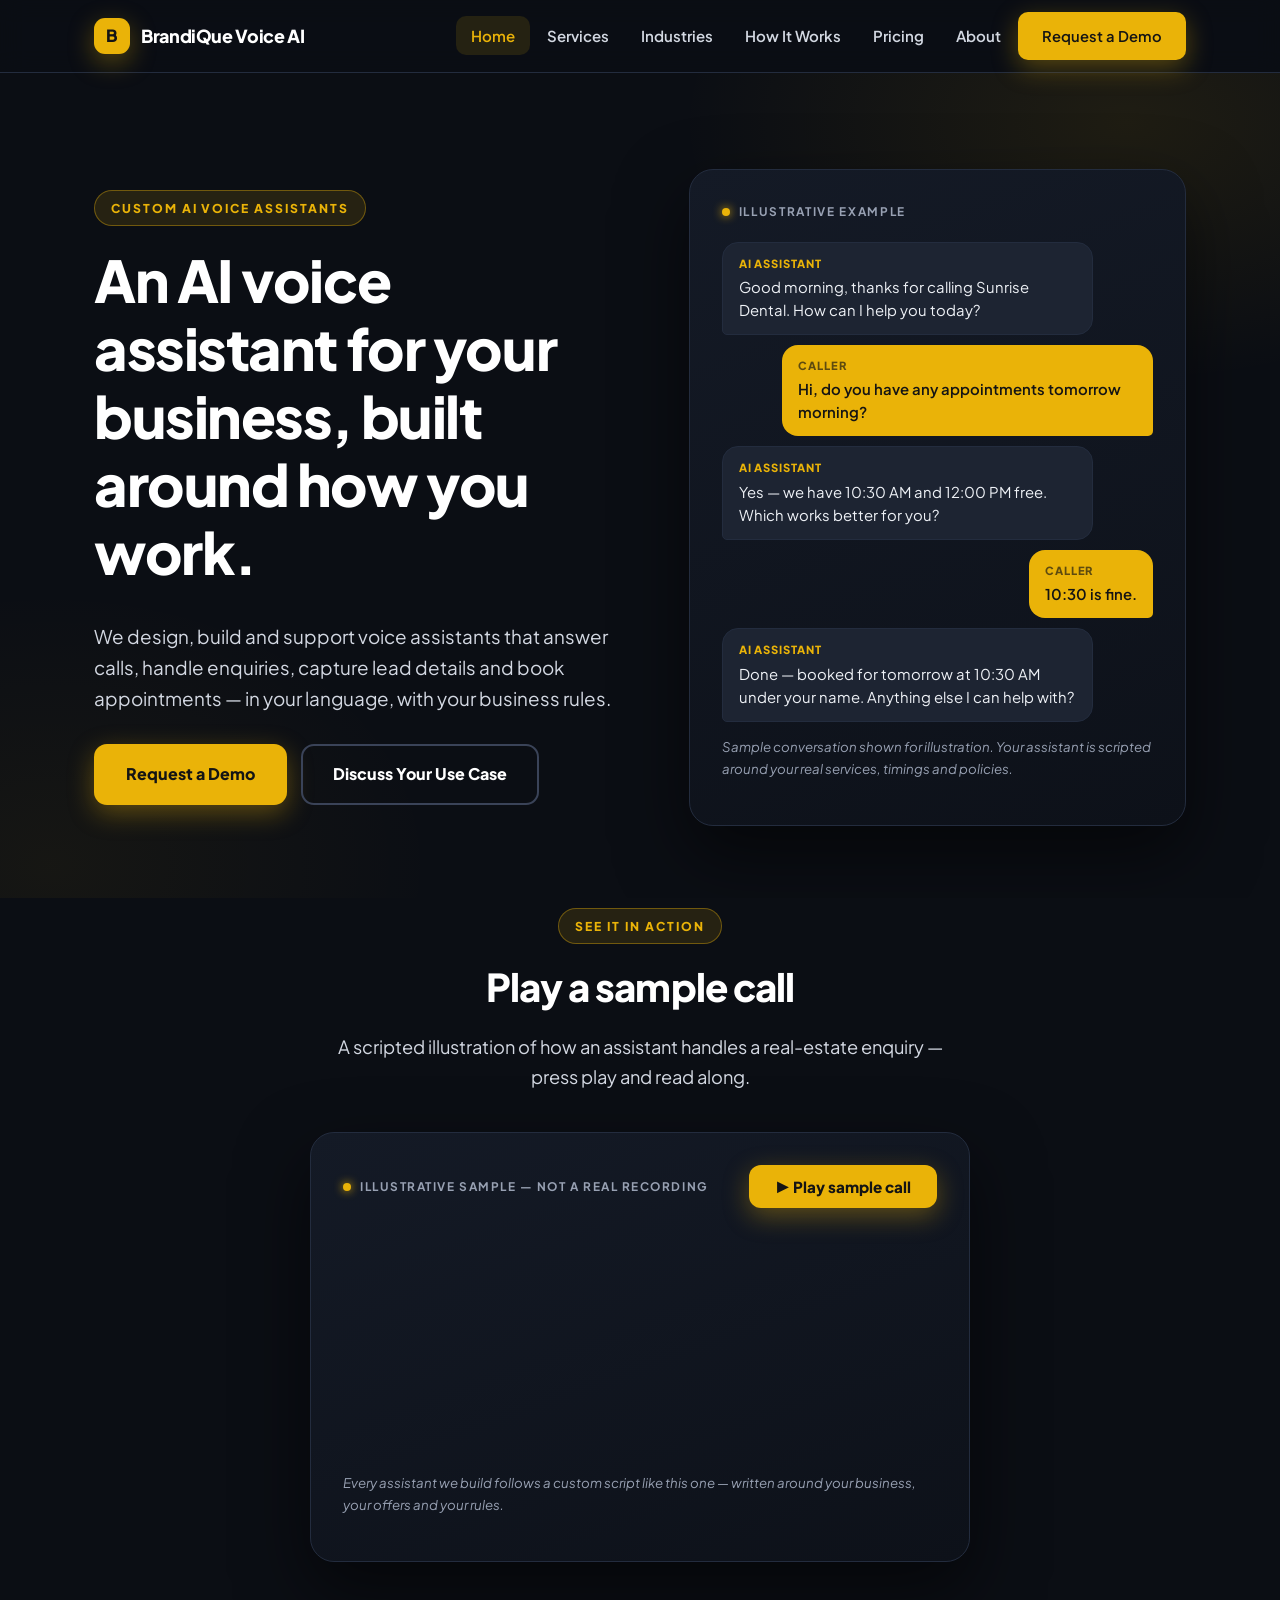
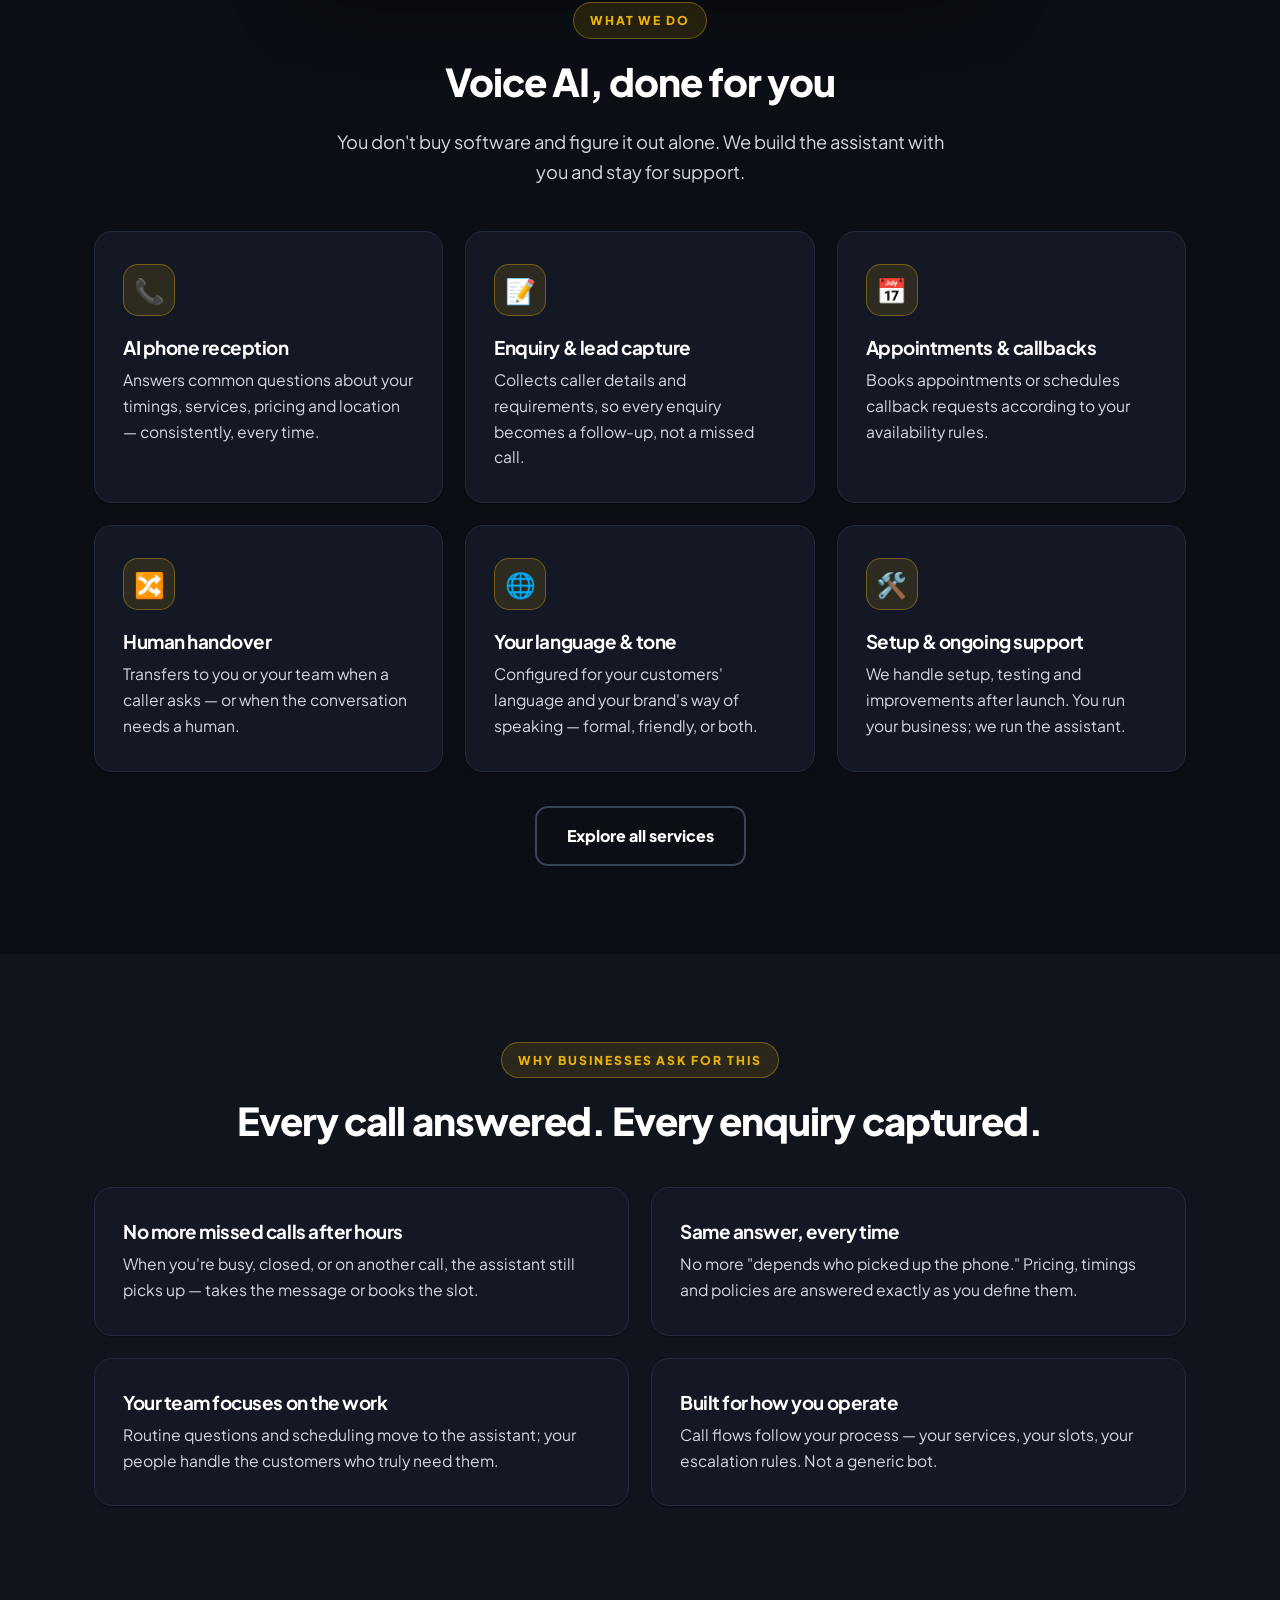
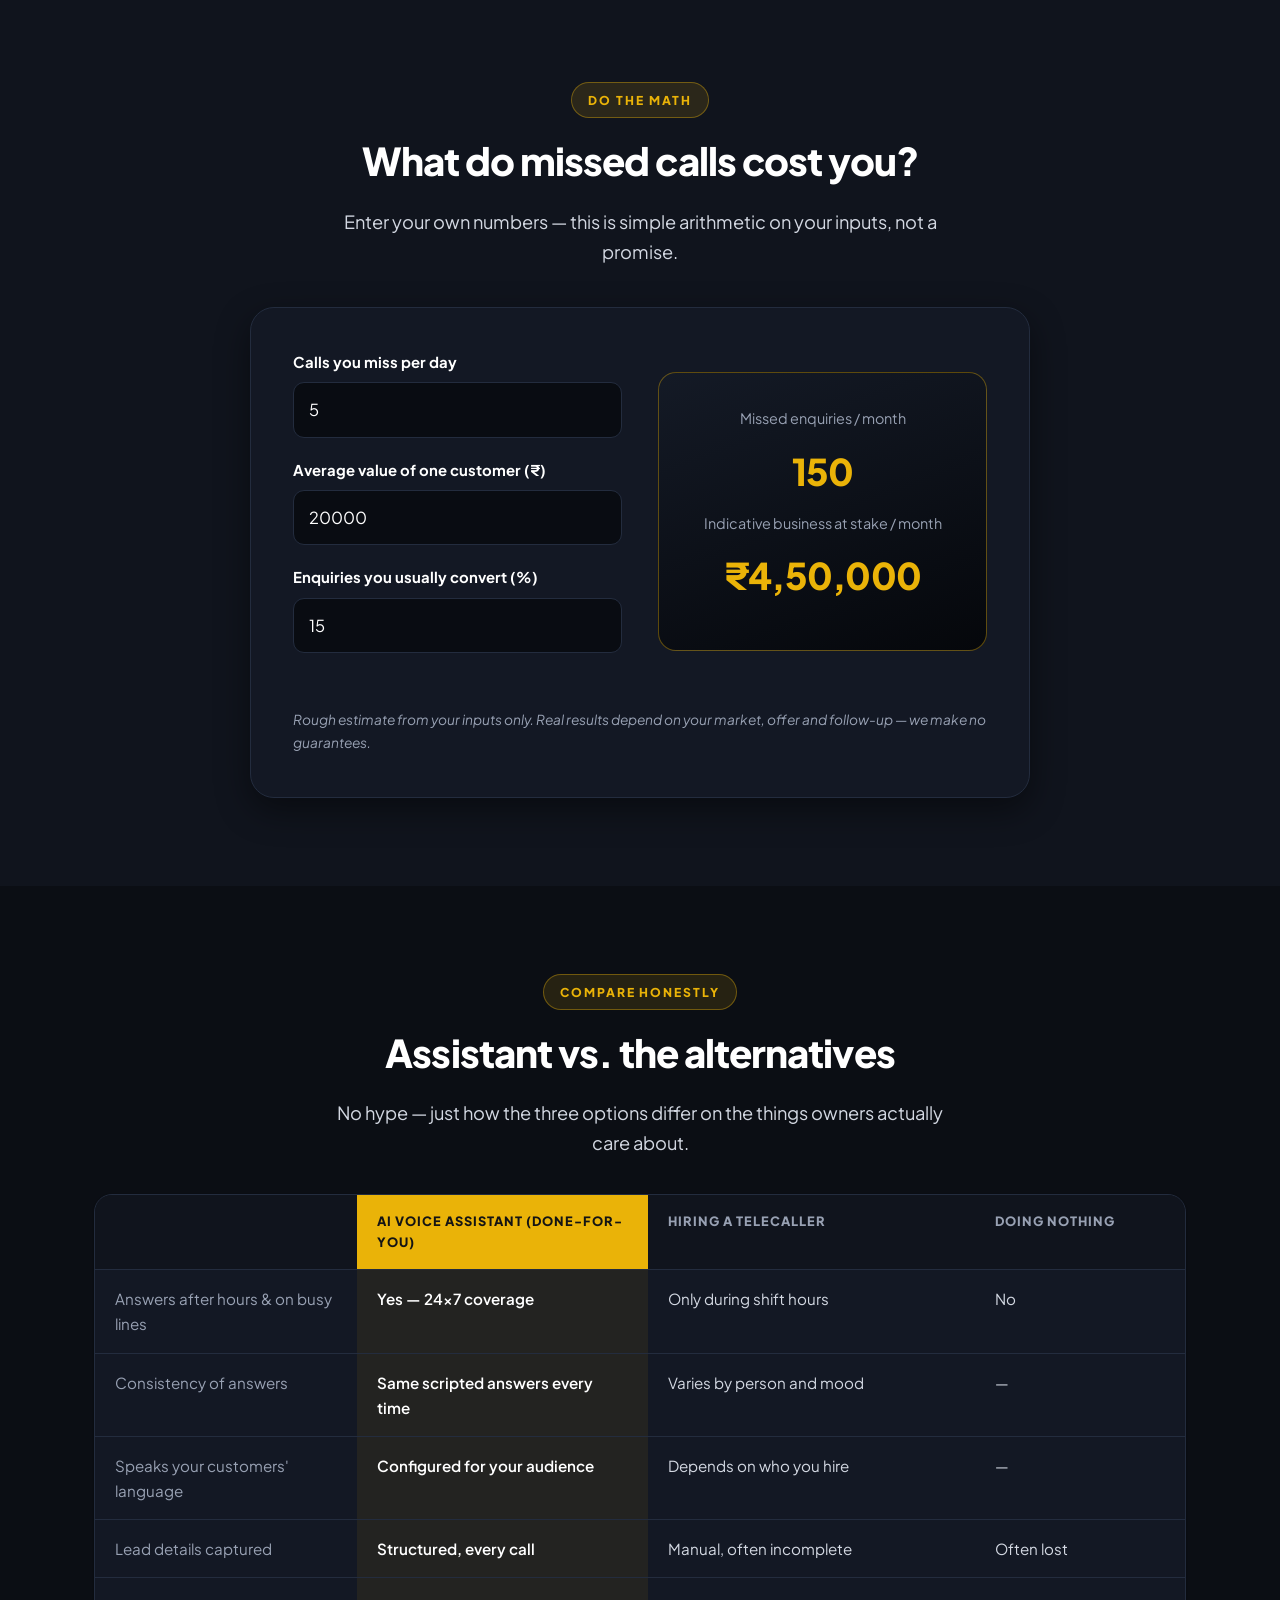
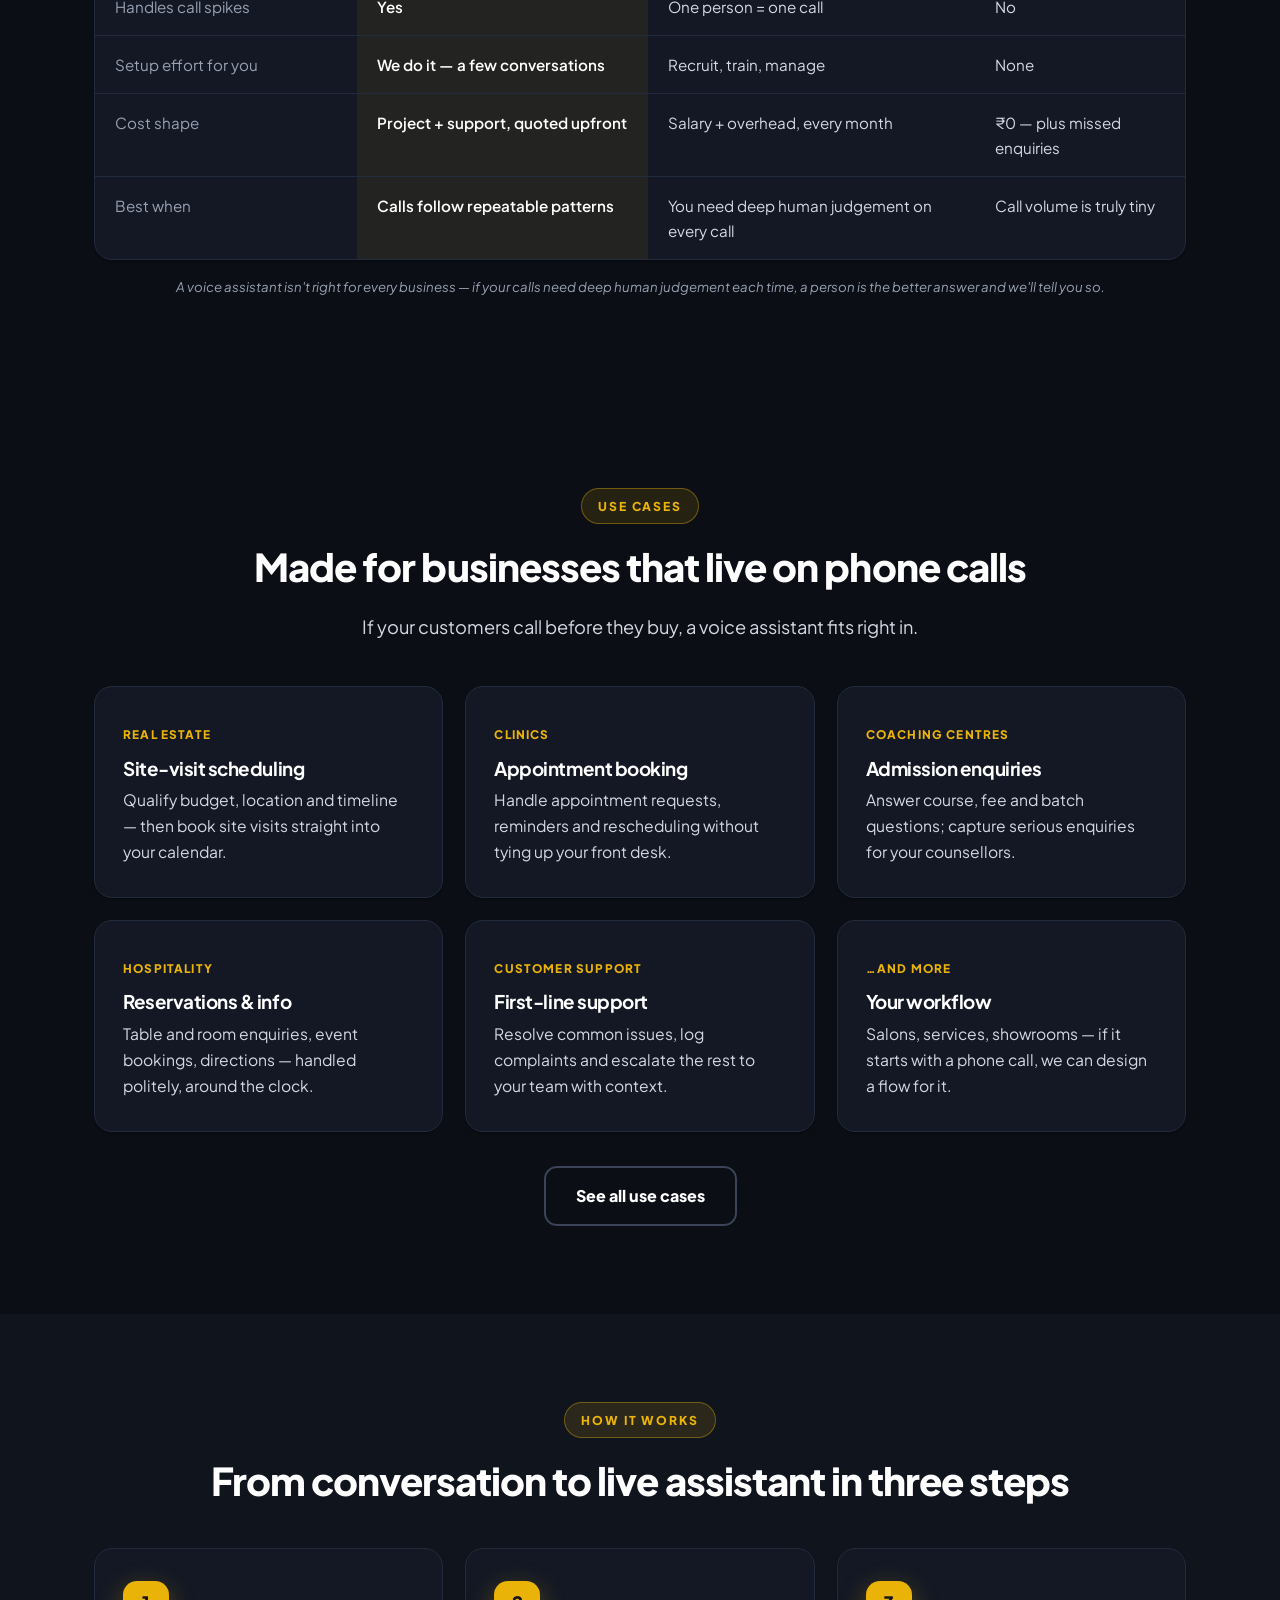
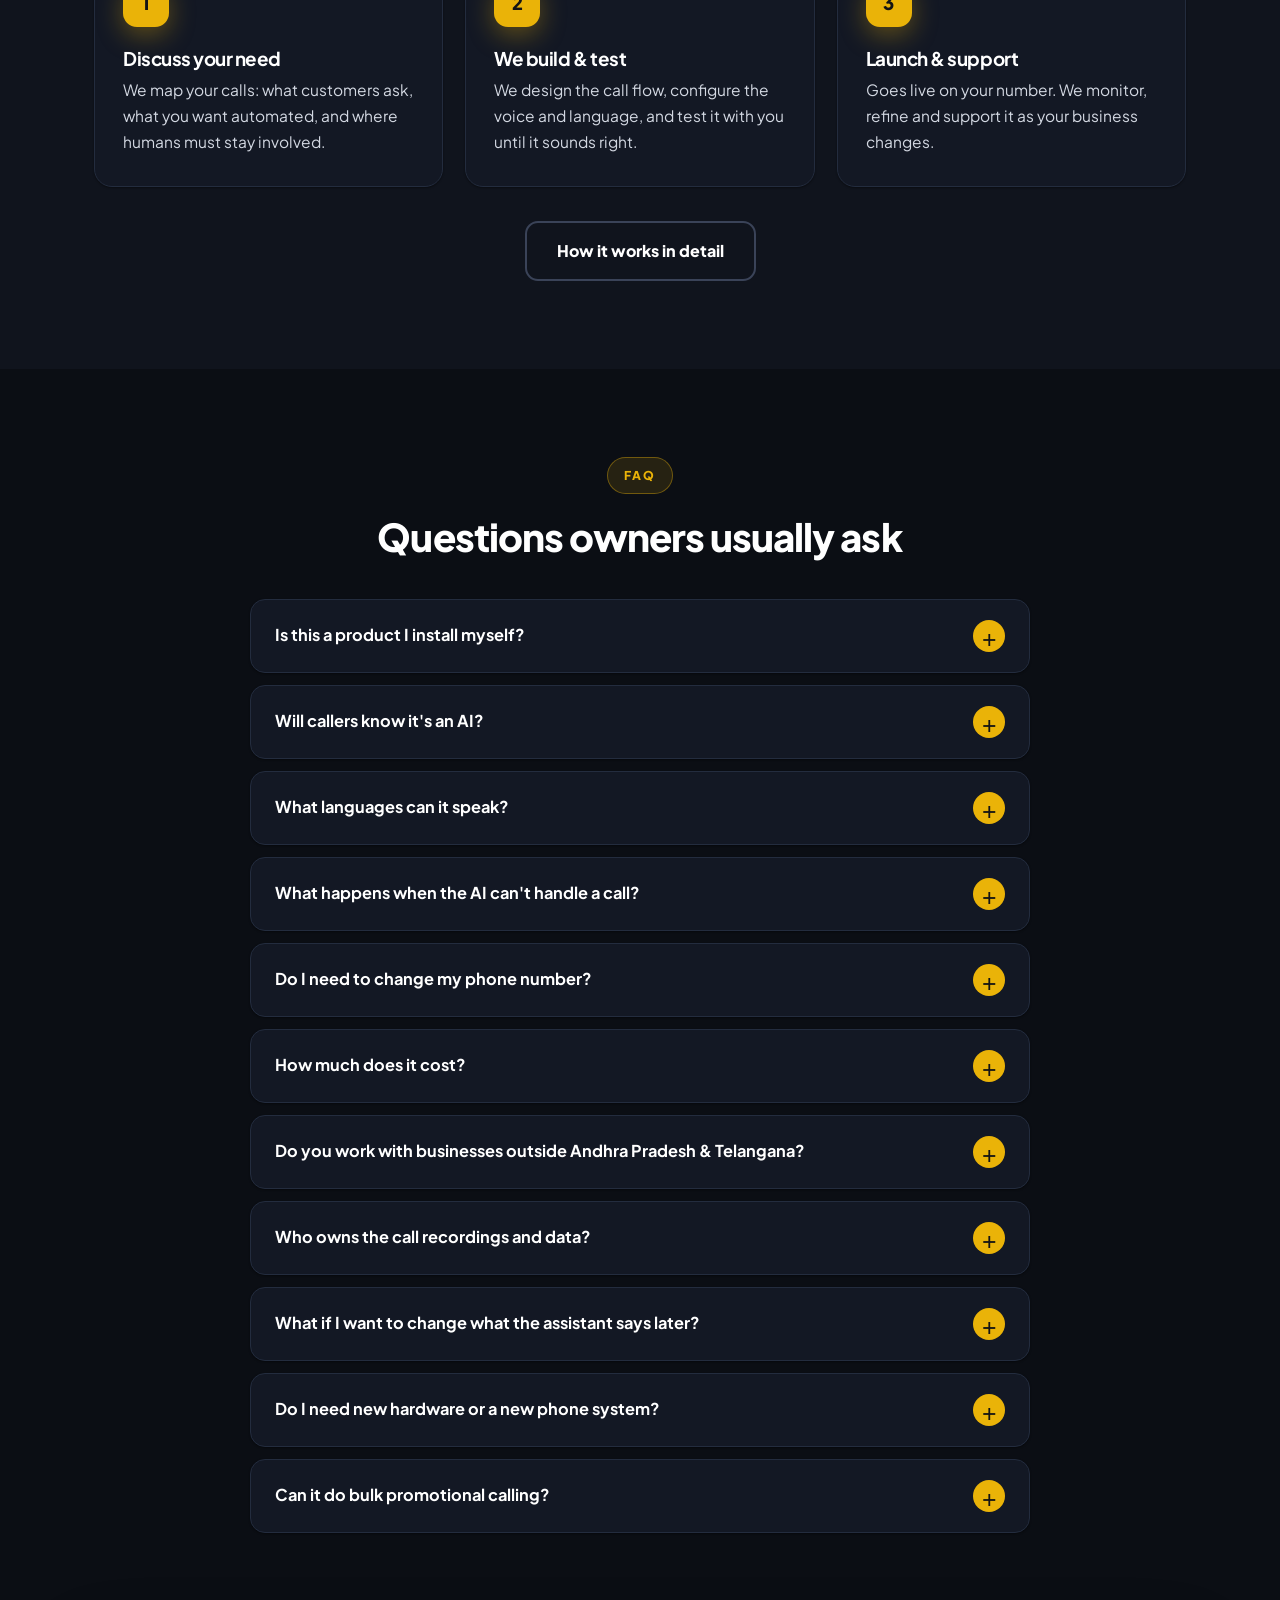
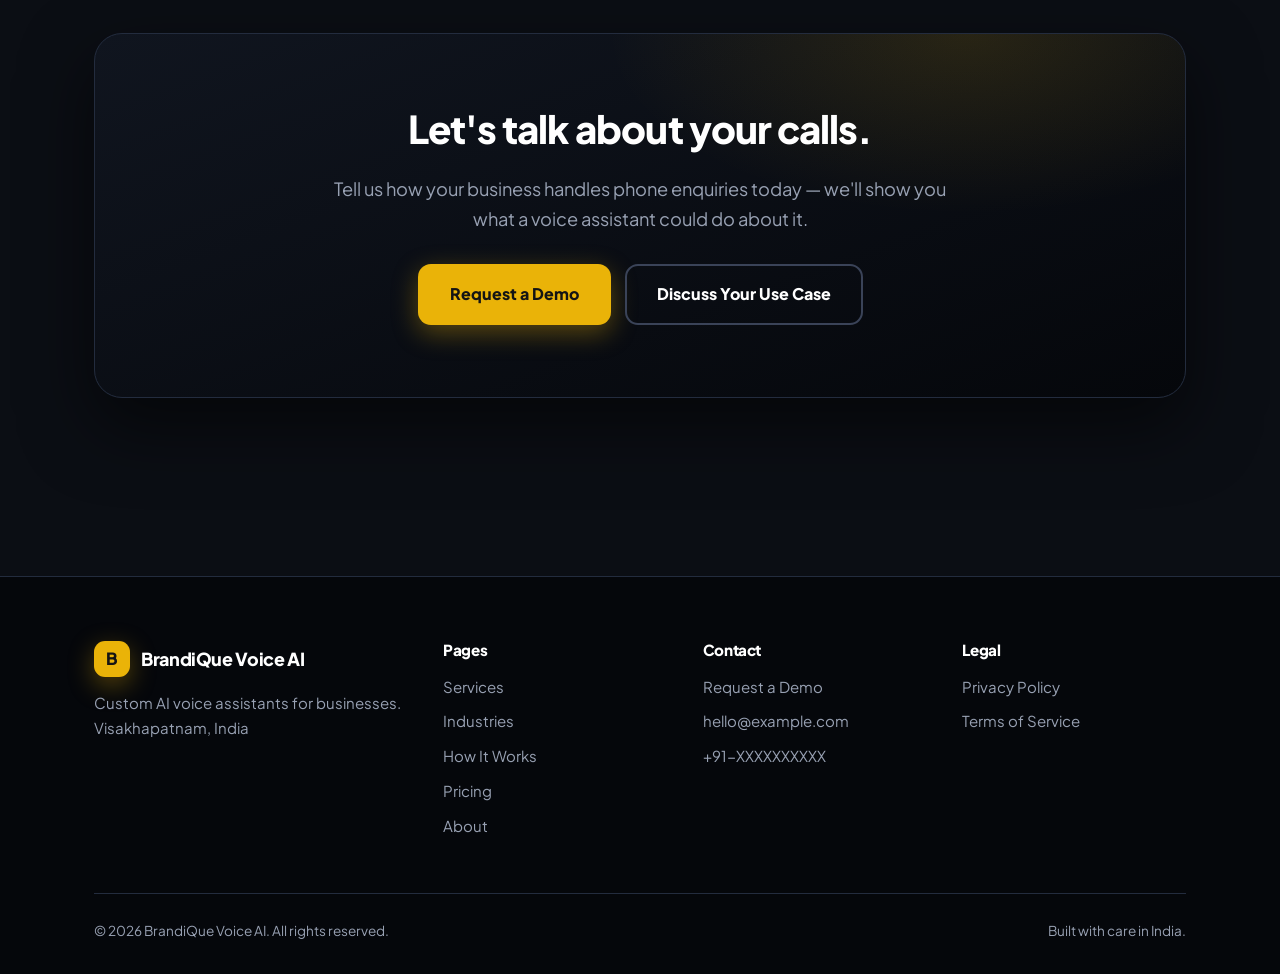
<file: index.html>
<!DOCTYPE html>
<html lang="en">
<head>
<meta charset="UTF-8" />
<meta name="viewport" content="width=device-width, initial-scale=1.0" />
<title>BrandiQue Voice AI — Custom AI Voice Assistants for Businesses</title>
<meta name="description" content="We design, build and support custom AI voice assistants for businesses — phone answering, lead capture, appointment booking and more, in your language." />
<link rel="preconnect" href="https://fonts.googleapis.com" />
<link rel="preconnect" href="https://fonts.gstatic.com" crossorigin />
<link href="https://fonts.googleapis.com/css2?family=Plus+Jakarta+Sans:wght@400;500;600;700;800&display=swap" rel="stylesheet" />
<link rel="stylesheet" href="assets/css/styles.css" />
</head>
<body>
<a class="skip-link" href="#main">Skip to content</a>

<header class="site-header">
  <div class="wrap nav">
    <a class="brand" href="index.html"><span class="brand-mark" aria-hidden="true">B</span><span data-config="brandName">BrandiQue Voice AI</span></a>
    <button class="nav-toggle" aria-expanded="false" aria-controls="navLinks" aria-label="Open menu">☰</button>
    <ul class="nav-links" id="navLinks">
      <li><a href="index.html" aria-current="page">Home</a></li>
      <li><a href="services.html">Services</a></li>
      <li><a href="industries.html">Industries</a></li>
      <li><a href="how-it-works.html">How It Works</a></li>
      <li><a href="pricing.html">Pricing</a></li>
      <li><a href="about.html">About</a></li>
      <li><a href="contact.html" class="btn btn-primary" style="padding:10px 22px;font-size:.92rem">Request a Demo</a></li>
    </ul>
  </div>
</header>

<main id="main">
  <!-- HERO -->
  <section class="hero">
    <div class="wrap hero-grid">
      <div>
        <span class="kicker">Custom AI voice assistants</span>
        <h1>An AI voice assistant for your business, built around how you work.</h1>
        <p class="sub">We design, build and support voice assistants that answer calls, handle enquiries, capture lead details and book appointments — in your language, with your business rules.</p>
        <div class="btn-row">
          <a class="btn btn-primary" href="contact.html">Request a Demo</a>
          <a class="btn btn-outline" href="contact.html#demoForm">Discuss Your Use Case</a>
        </div>
      </div>
      <div class="hero-art reveal">
        <div class="art-label">Illustrative example</div>
        <div class="convo" aria-label="Sample conversation between an AI assistant and a caller">
          <div class="bubble ai"><span class="who">AI ASSISTANT</span>Good morning, thanks for calling Sunrise Dental. How can I help you today?</div>
          <div class="bubble human"><span class="who">CALLER</span>Hi, do you have any appointments tomorrow morning?</div>
          <div class="bubble ai"><span class="who">AI ASSISTANT</span>Yes — we have 10:30 AM and 12:00 PM free. Which works better for you?</div>
          <div class="bubble human"><span class="who">CALLER</span>10:30 is fine.</div>
          <div class="bubble ai"><span class="who">AI ASSISTANT</span>Done — booked for tomorrow at 10:30 AM under your name. Anything else I can help with?</div>
        </div>
        <p class="caption" style="color:var(--dark-muted)">Sample conversation shown for illustration. Your assistant is scripted around your real services, timings and policies.</p>
      </div>
    </div>
  </section>

  <!-- INTERACTIVE SAMPLE CALL -->
  <section class="block" style="padding-top:10px;padding-bottom:20px">
    <div class="wrap">
      <div class="center">
        <span class="kicker">See it in action</span>
        <h2>Play a sample call</h2>
        <p class="lead">A scripted illustration of how an assistant handles a real-estate enquiry — press play and read along.</p>
      </div>
      <div class="player reveal" id="callPlayer">
        <div class="player-head">
          <span class="art-label">Illustrative sample — not a real recording</span>
          <button class="player-btn" type="button">▶ Play sample call</button>
        </div>
        <div class="convo" aria-live="polite" aria-label="Sample call transcript"></div>
        <p class="caption" style="color:var(--dark-muted)">Every assistant we build follows a custom script like this one — written around your business, your offers and your rules.</p>
      </div>
    </div>
  </section>

  <!-- SERVICES -->
  <section class="block" style="padding-top:20px">
    <div class="wrap">
      <div class="center">
        <span class="kicker">What we do</span>
        <h2>Voice AI, done for you</h2>
        <p class="lead">You don't buy software and figure it out alone. We build the assistant with you and stay for support.</p>
      </div>
      <div class="grid-3">
        <div class="card reveal"><div class="icon" aria-hidden="true">📞</div><h3>AI phone reception</h3><p>Answers common questions about your timings, services, pricing and location — consistently, every time.</p></div>
        <div class="card reveal"><div class="icon" aria-hidden="true">📝</div><h3>Enquiry &amp; lead capture</h3><p>Collects caller details and requirements, so every enquiry becomes a follow-up, not a missed call.</p></div>
        <div class="card reveal"><div class="icon" aria-hidden="true">📅</div><h3>Appointments &amp; callbacks</h3><p>Books appointments or schedules callback requests according to your availability rules.</p></div>
        <div class="card reveal"><div class="icon" aria-hidden="true">🔀</div><h3>Human handover</h3><p>Transfers to you or your team when a caller asks — or when the conversation needs a human.</p></div>
        <div class="card reveal"><div class="icon" aria-hidden="true">🌐</div><h3>Your language &amp; tone</h3><p>Configured for your customers' language and your brand's way of speaking — formal, friendly, or both.</p></div>
        <div class="card reveal"><div class="icon" aria-hidden="true">🛠️</div><h3>Setup &amp; ongoing support</h3><p>We handle setup, testing and improvements after launch. You run your business; we run the assistant.</p></div>
      </div>
      <div class="center" style="margin-top:34px"><a class="btn btn-outline" href="services.html">Explore all services</a></div>
    </div>
  </section>

  <!-- BENEFITS -->
  <section class="block" style="background:var(--bg-soft)">
    <div class="wrap">
      <div class="center">
        <span class="kicker">Why businesses ask for this</span>
        <h2>Every call answered. Every enquiry captured.</h2>
      </div>
      <div class="grid-2">
        <div class="card reveal"><h3>No more missed calls after hours</h3><p>When you're busy, closed, or on another call, the assistant still picks up — takes the message or books the slot.</p></div>
        <div class="card reveal"><h3>Same answer, every time</h3><p>No more "depends who picked up the phone." Pricing, timings and policies are answered exactly as you define them.</p></div>
        <div class="card reveal"><h3>Your team focuses on the work</h3><p>Routine questions and scheduling move to the assistant; your people handle the customers who truly need them.</p></div>
        <div class="card reveal"><h3>Built for how you operate</h3><p>Call flows follow your process — your services, your slots, your escalation rules. Not a generic bot.</p></div>
      </div>
    </div>
  </section>

  <!-- ESTIMATOR -->
  <section class="block" style="background:var(--bg-soft)">
    <div class="wrap">
      <div class="center">
        <span class="kicker">Do the math</span>
        <h2>What do missed calls cost you?</h2>
        <p class="lead">Enter your own numbers — this is simple arithmetic on your inputs, not a promise.</p>
      </div>
      <div class="estimator reveal" id="estimator">
        <div class="est-inputs">
          <div class="field">
            <label for="estMissed">Calls you miss per day</label>
            <input id="estMissed" type="number" min="0" max="500" value="5" />
          </div>
          <div class="field">
            <label for="estValue">Average value of one customer (₹)</label>
            <input id="estValue" type="number" min="0" max="10000000" value="20000" />
          </div>
          <div class="field">
            <label for="estRate">Enquiries you usually convert (%)</label>
            <input id="estRate" type="number" min="0" max="100" value="15" />
          </div>
        </div>
        <div class="est-result" aria-live="polite">
          <div class="lbl">Missed enquiries / month</div>
          <div class="big" id="estOutCount">150</div>
          <div class="lbl">Indicative business at stake / month</div>
          <div class="big" id="estOutValue">₹4,50,000</div>
        </div>
        <p class="est-note">Rough estimate from your inputs only. Real results depend on your market, offer and follow-up — we make no guarantees.</p>
      </div>
    </div>
  </section>

  <!-- DETAILED COMPARISON -->
  <section class="block">
    <div class="wrap">
      <div class="center">
        <span class="kicker">Compare honestly</span>
        <h2>Assistant vs. the alternatives</h2>
        <p class="lead">No hype — just how the three options differ on the things owners actually care about.</p>
      </div>
      <div class="table-scroll reveal">
        <table class="cmp">
          <thead><tr><th></th><th class="hl">AI voice assistant (done-for-you)</th><th>Hiring a telecaller</th><th>Doing nothing</th></tr></thead>
          <tbody>
            <tr><td>Answers after hours &amp; on busy lines</td><td class="hl win">Yes — 24×7 coverage</td><td>Only during shift hours</td><td>No</td></tr>
            <tr><td>Consistency of answers</td><td class="hl win">Same scripted answers every time</td><td>Varies by person and mood</td><td>—</td></tr>
            <tr><td>Speaks your customers' language</td><td class="hl win">Configured for your audience</td><td>Depends on who you hire</td><td>—</td></tr>
            <tr><td>Lead details captured</td><td class="hl win">Structured, every call</td><td>Manual, often incomplete</td><td>Often lost</td></tr>
            <tr><td>Handles call spikes</td><td class="hl win">Yes</td><td>One person = one call</td><td>No</td></tr>
            <tr><td>Setup effort for you</td><td class="hl win">We do it — a few conversations</td><td>Recruit, train, manage</td><td>None</td></tr>
            <tr><td>Cost shape</td><td class="hl">Project + support, quoted upfront</td><td>Salary + overhead, every month</td><td>₹0 — plus missed enquiries</td></tr>
            <tr><td>Best when</td><td class="hl">Calls follow repeatable patterns</td><td>You need deep human judgement on every call</td><td>Call volume is truly tiny</td></tr>
          </tbody>
        </table>
      </div>
      <p class="caption center" style="margin-top:16px">A voice assistant isn't right for every business — if your calls need deep human judgement each time, a person is the better answer and we'll tell you so.</p>
    </div>
  </section>

  <!-- INDUSTRIES -->
  <section class="block">
    <div class="wrap">
      <div class="center">
        <span class="kicker">Use cases</span>
        <h2>Made for businesses that live on phone calls</h2>
        <p class="lead">If your customers call before they buy, a voice assistant fits right in.</p>
      </div>
      <div class="grid-3">
        <div class="card reveal"><span class="tag">Real estate</span><h3>Site-visit scheduling</h3><p>Qualify budget, location and timeline — then book site visits straight into your calendar.</p></div>
        <div class="card reveal"><span class="tag">Clinics</span><h3>Appointment booking</h3><p>Handle appointment requests, reminders and rescheduling without tying up your front desk.</p></div>
        <div class="card reveal"><span class="tag">Coaching centres</span><h3>Admission enquiries</h3><p>Answer course, fee and batch questions; capture serious enquiries for your counsellors.</p></div>
        <div class="card reveal"><span class="tag">Hospitality</span><h3>Reservations &amp; info</h3><p>Table and room enquiries, event bookings, directions — handled politely, around the clock.</p></div>
        <div class="card reveal"><span class="tag">Customer support</span><h3>First-line support</h3><p>Resolve common issues, log complaints and escalate the rest to your team with context.</p></div>
        <div class="card reveal"><span class="tag">…and more</span><h3>Your workflow</h3><p>Salons, services, showrooms — if it starts with a phone call, we can design a flow for it.</p></div>
      </div>
      <div class="center" style="margin-top:34px"><a class="btn btn-outline" href="industries.html">See all use cases</a></div>
    </div>
  </section>

  <!-- PROCESS -->
  <section class="block" style="background:var(--bg-soft)">
    <div class="wrap">
      <div class="center">
        <span class="kicker">How it works</span>
        <h2>From conversation to live assistant in three steps</h2>
      </div>
      <div class="steps">
        <div class="step reveal"><div class="num" aria-hidden="true">1</div><h3>Discuss your need</h3><p>We map your calls: what customers ask, what you want automated, and where humans must stay involved.</p></div>
        <div class="step reveal"><div class="num" aria-hidden="true">2</div><h3>We build &amp; test</h3><p>We design the call flow, configure the voice and language, and test it with you until it sounds right.</p></div>
        <div class="step reveal"><div class="num" aria-hidden="true">3</div><h3>Launch &amp; support</h3><p>Goes live on your number. We monitor, refine and support it as your business changes.</p></div>
      </div>
      <div class="center" style="margin-top:34px"><a class="btn btn-outline" href="how-it-works.html">How it works in detail</a></div>
    </div>
  </section>

  <!-- FAQ -->
  <section class="block">
    <div class="wrap">
      <div class="center">
        <span class="kicker">FAQ</span>
        <h2>Questions owners usually ask</h2>
      </div>
      <div class="faq">
        <details class="reveal"><summary>Is this a product I install myself?</summary><div class="a"><p>No. This is a done-for-you service — we build, configure and support the assistant for your business. There's no self-serve portal or app you need to manage.</p></div></details>
        <details class="reveal"><summary>Will callers know it's an AI?</summary><div class="a"><p>We design assistants to be natural and helpful, and we recommend being transparent that callers are speaking with an AI assistant. Most callers care more about getting help quickly than about who — or what — is helping.</p></div></details>
        <details class="reveal"><summary>What languages can it speak?</summary><div class="a"><p>We configure the voice and language around your customers — including Telugu, Hindi, English and other Indian languages. Tell us your audience in the demo request and we'll advise what's practical.</p></div></details>
        <details class="reveal"><summary>What happens when the AI can't handle a call?</summary><div class="a"><p>We build escalation rules together: transfer to your number, take a callback request, or log it for follow-up. You decide where the human line is.</p></div></details>
        <details class="reveal"><summary>Do I need to change my phone number?</summary><div class="a"><p>Not necessarily. During setup we discuss the best call-routing option for your business — in many cases your existing number keeps working as usual.</p></div></details>
        <details class="reveal"><summary>How much does it cost?</summary><div class="a"><p>It depends on your use case and call volume. See our <a href="pricing.html">pricing page</a> for how we structure quotes, or <a href="contact.html">request a demo</a> for a custom estimate.</p></div></details>
        <details class="reveal"><summary>Do you work with businesses outside Andhra Pradesh &amp; Telangana?</summary><div class="a"><p>Yes — discovery, build and support all happen over call and screen-share. The assistant is configured for your customers' language wherever they are.</p></div></details>
        <details class="reveal"><summary>Who owns the call recordings and data?</summary><div class="a"><p>You do. Data handling — what's recorded, how long it's kept, who can access it — is agreed in writing before launch. See our <a href="privacy.html">privacy policy</a> for the starter terms.</p></div></details>
        <details class="reveal"><summary>What if I want to change what the assistant says later?</summary><div class="a"><p>That's part of the service. New services, changed timings, seasonal offers — send us the update and we reconfigure the assistant. Ongoing support plans cover this.</p></div></details>
        <details class="reveal"><summary>Do I need new hardware or a new phone system?</summary><div class="a"><p>Usually not. During setup we work out call routing with your existing number and equipment. If anything extra is ever needed, we'll tell you before you spend a rupee.</p></div></details>
        <details class="reveal"><summary>Can it do bulk promotional calling?</summary><div class="a"><p>For service-style outreach (reminders, follow-ups to your own enquiries) yes. For promotional bulk calling in India, DLT registration and consent rules apply — we'll guide you on what's compliant before any campaign.</p></div></details>
      </div>
    </div>
  </section>

  <!-- FINAL CTA -->
  <section class="block" style="padding-top:0">
    <div class="wrap">
      <div class="band-dark center reveal">
        <h2>Let's talk about your calls.</h2>
        <p class="lead" style="margin:0 auto">Tell us how your business handles phone enquiries today — we'll show you what a voice assistant could do about it.</p>
        <div class="btn-row">
          <a class="btn btn-primary" href="contact.html">Request a Demo</a>
          <a class="btn btn-outline" href="contact.html#demoForm">Discuss Your Use Case</a>
        </div>
      </div>
    </div>
  </section>
</main>

<footer class="site">
  <div class="wrap">
    <div class="cols">
      <div>
        <a class="brand" href="index.html" style="margin-bottom:14px"><span class="brand-mark" aria-hidden="true">B</span><span data-config="brandName">BrandiQue Voice AI</span></a>
        <p style="margin-top:12px"><span data-config="tagline">Custom AI voice assistants for businesses</span>.<br><span data-config="city">Visakhapatnam, India</span></p>
      </div>
      <div>
        <h4>Pages</h4>
        <ul>
          <li><a href="services.html">Services</a></li>
          <li><a href="industries.html">Industries</a></li>
          <li><a href="how-it-works.html">How It Works</a></li>
          <li><a href="pricing.html">Pricing</a></li>
          <li><a href="about.html">About</a></li>
        </ul>
      </div>
      <div>
        <h4>Contact</h4>
        <ul>
          <li><a href="contact.html">Request a Demo</a></li>
          <li><a data-config="email" href="mailto:">hello@example.com</a></li>
          <li><a data-config="phoneDisplay" href="tel:">+91-XXXXXXXXXX</a></li>
        </ul>
      </div>
      <div>
        <h4>Legal</h4>
        <ul>
          <li><a href="privacy.html">Privacy Policy</a></li>
          <li><a href="terms.html">Terms of Service</a></li>
        </ul>
      </div>
    </div>
    <div class="bottom">
      <span>© <span data-year>2026</span> <span data-config="brandName">BrandiQue Voice AI</span>. All rights reserved.</span>
      <span>Built with care in India.</span>
    </div>
  </div>
</footer>

<script src="assets/js/config.js"></script>
<script src="assets/js/main.js"></script>
</body>
</html>
</file>
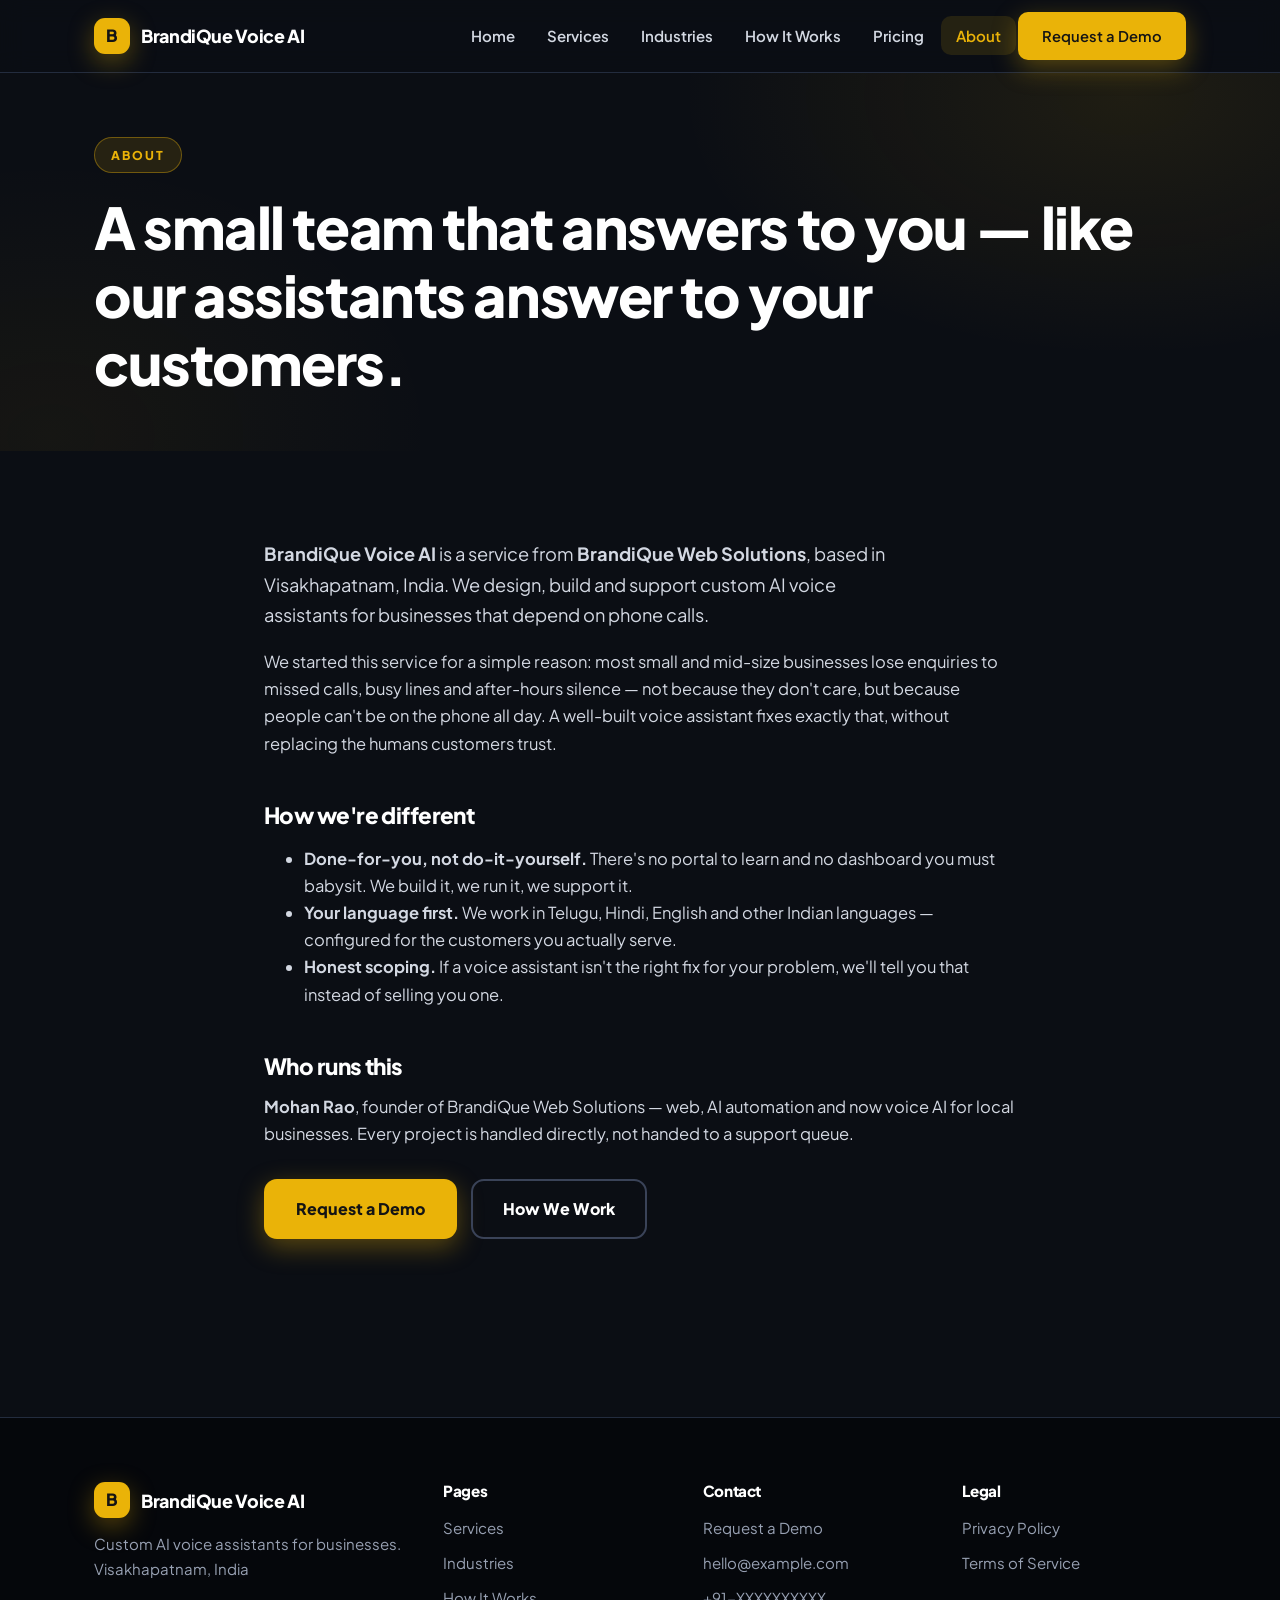
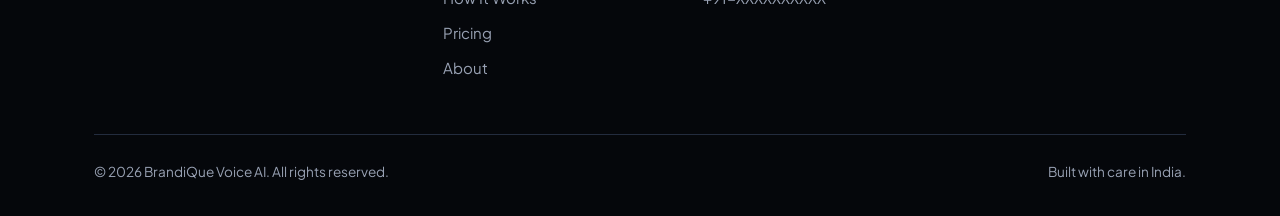
<file: about.html>
<!DOCTYPE html>
<html lang="en">
<head>
<meta charset="UTF-8" />
<meta name="viewport" content="width=device-width, initial-scale=1.0" />
<title>About — BrandiQue Voice AI</title>
<meta name="description" content="About BrandiQue Voice AI — a done-for-you AI voice assistant service for businesses, based in Visakhapatnam, India." />
<link rel="preconnect" href="https://fonts.googleapis.com" />
<link rel="preconnect" href="https://fonts.gstatic.com" crossorigin />
<link href="https://fonts.googleapis.com/css2?family=Plus+Jakarta+Sans:wght@400;500;600;700;800&display=swap" rel="stylesheet" />
<link rel="stylesheet" href="assets/css/styles.css" />
</head>
<body>
<a class="skip-link" href="#main">Skip to content</a>
<header class="site-header">
  <div class="wrap nav">
    <a class="brand" href="index.html"><span class="brand-mark" aria-hidden="true">B</span><span data-config="brandName">BrandiQue Voice AI</span></a>
    <button class="nav-toggle" aria-expanded="false" aria-controls="navLinks" aria-label="Open menu">☰</button>
    <ul class="nav-links" id="navLinks">
      <li><a href="index.html">Home</a></li>
      <li><a href="services.html">Services</a></li>
      <li><a href="industries.html">Industries</a></li>
      <li><a href="how-it-works.html">How It Works</a></li>
      <li><a href="pricing.html">Pricing</a></li>
      <li><a href="about.html" aria-current="page">About</a></li>
      <li><a href="contact.html" class="btn btn-primary" style="padding:10px 22px;font-size:.92rem">Request a Demo</a></li>
    </ul>
  </div>
</header>

<main id="main">
  <section class="hero" style="padding:64px 0 20px">
    <div class="wrap">
      <span class="kicker">About</span>
      <h1>A small team that answers to you — like our assistants answer to your customers.</h1>
    </div>
  </section>

  <section class="block">
    <div class="wrap legal">
      <p class="lead"><strong data-config="brandName">BrandiQue Voice AI</strong> is a service from <strong>BrandiQue Web Solutions</strong>, based in <span data-config="city">Visakhapatnam, India</span>. We design, build and support custom AI voice assistants for businesses that depend on phone calls.</p>
      <p>We started this service for a simple reason: most small and mid-size businesses lose enquiries to missed calls, busy lines and after-hours silence — not because they don't care, but because people can't be on the phone all day. A well-built voice assistant fixes exactly that, without replacing the humans customers trust.</p>
      <h2>How we're different</h2>
      <ul style="color:var(--ink-soft)">
        <li><strong>Done-for-you, not do-it-yourself.</strong> There's no portal to learn and no dashboard you must babysit. We build it, we run it, we support it.</li>
        <li><strong>Your language first.</strong> We work in Telugu, Hindi, English and other Indian languages — configured for the customers you actually serve.</li>
        <li><strong>Honest scoping.</strong> If a voice assistant isn't the right fix for your problem, we'll tell you that instead of selling you one.</li>
      </ul>
      <h2>Who runs this</h2>
      <!-- EDIT: replace with your own bio -->
      <p><strong>Mohan Rao</strong>, founder of BrandiQue Web Solutions — web, AI automation and now voice AI for local businesses. Every project is handled directly, not handed to a support queue.</p>
      <div class="btn-row" style="margin-top:32px">
        <a class="btn btn-primary" href="contact.html">Request a Demo</a>
        <a class="btn btn-outline" href="how-it-works.html">How We Work</a>
      </div>
    </div>
  </section>
</main>

<footer class="site">
  <div class="wrap">
    <div class="cols">
      <div>
        <a class="brand" href="index.html" style="margin-bottom:14px"><span class="brand-mark" aria-hidden="true">B</span><span data-config="brandName">BrandiQue Voice AI</span></a>
        <p style="margin-top:12px"><span data-config="tagline">Custom AI voice assistants for businesses</span>.<br><span data-config="city">Visakhapatnam, India</span></p>
      </div>
      <div><h4>Pages</h4><ul><li><a href="services.html">Services</a></li><li><a href="industries.html">Industries</a></li><li><a href="how-it-works.html">How It Works</a></li><li><a href="pricing.html">Pricing</a></li><li><a href="about.html">About</a></li></ul></div>
      <div><h4>Contact</h4><ul><li><a href="contact.html">Request a Demo</a></li><li><a data-config="email" href="mailto:">hello@example.com</a></li><li><a data-config="phoneDisplay" href="tel:">+91-XXXXXXXXXX</a></li></ul></div>
      <div><h4>Legal</h4><ul><li><a href="privacy.html">Privacy Policy</a></li><li><a href="terms.html">Terms of Service</a></li></ul></div>
    </div>
    <div class="bottom"><span>© <span data-year>2026</span> <span data-config="brandName">BrandiQue Voice AI</span>. All rights reserved.</span><span>Built with care in India.</span></div>
  </div>
</footer>
<script src="assets/js/config.js"></script>
<script src="assets/js/main.js"></script>
</body>
</html>
</file>
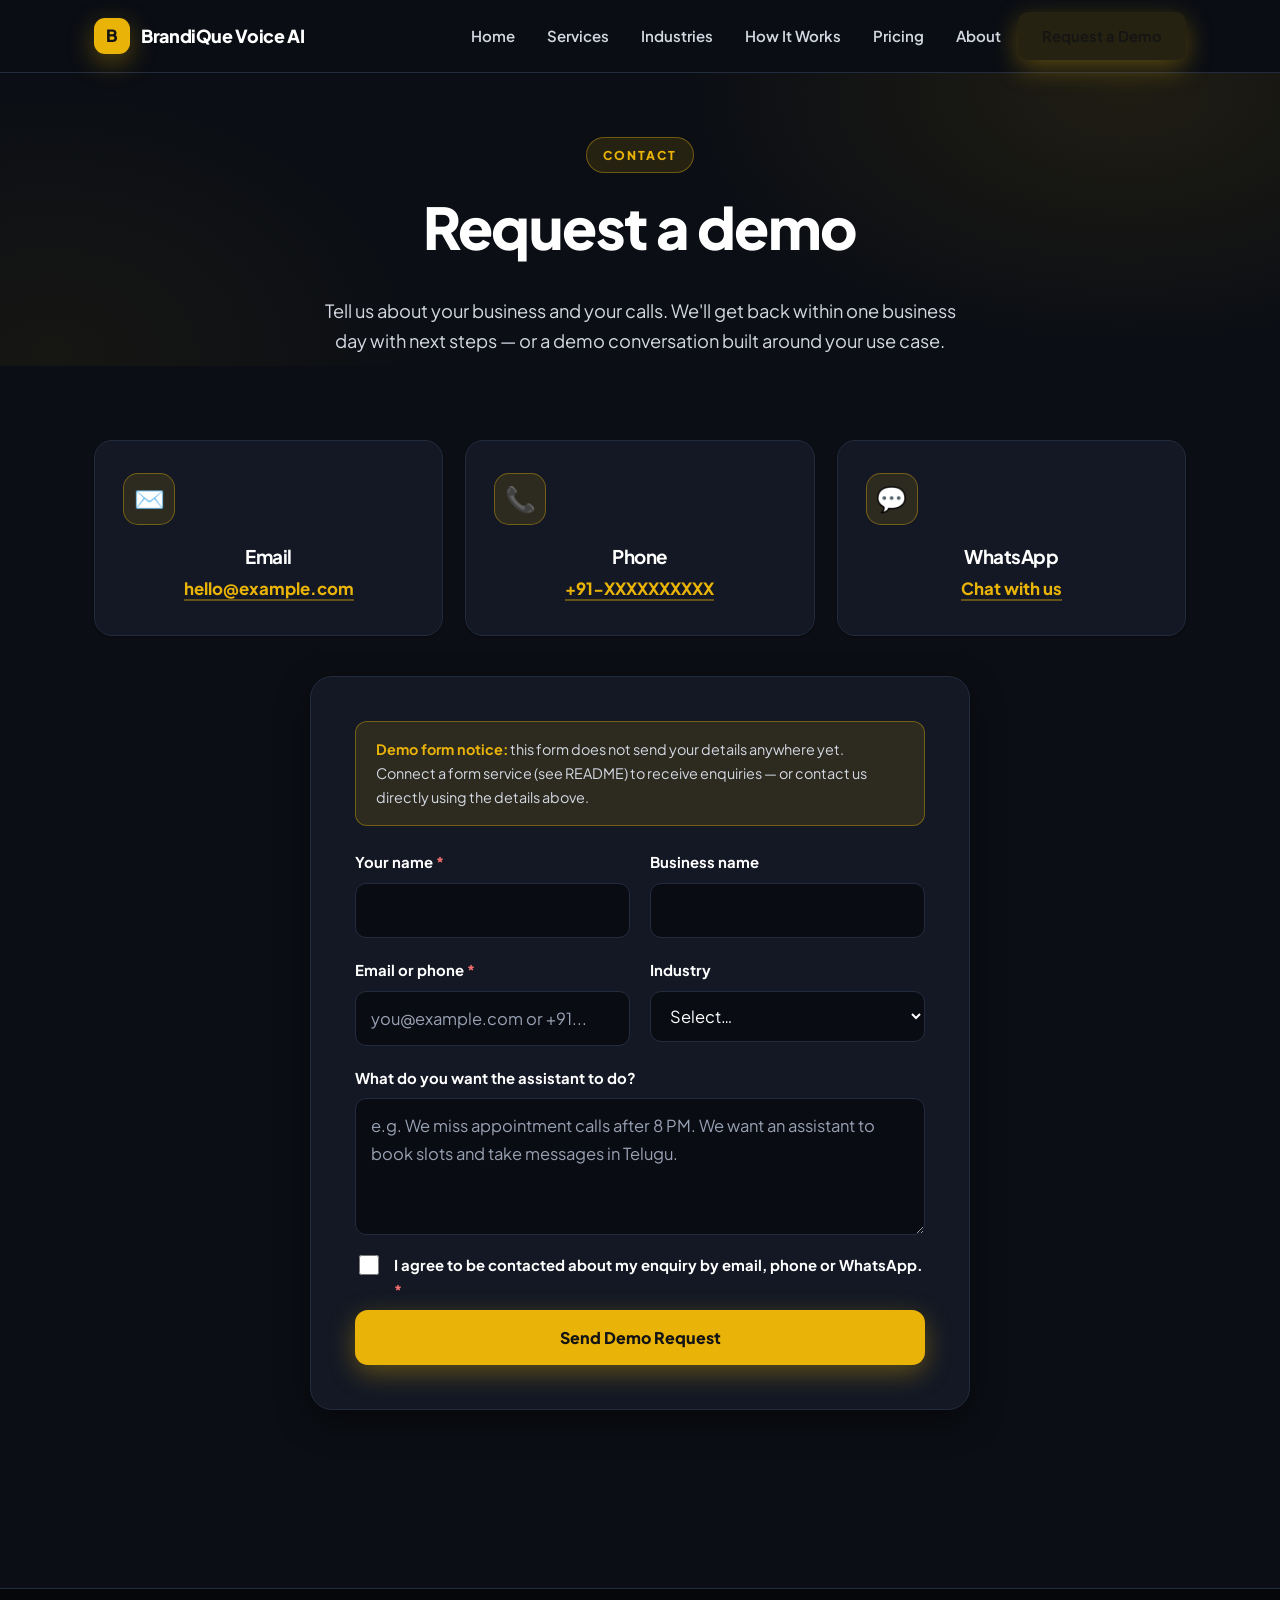
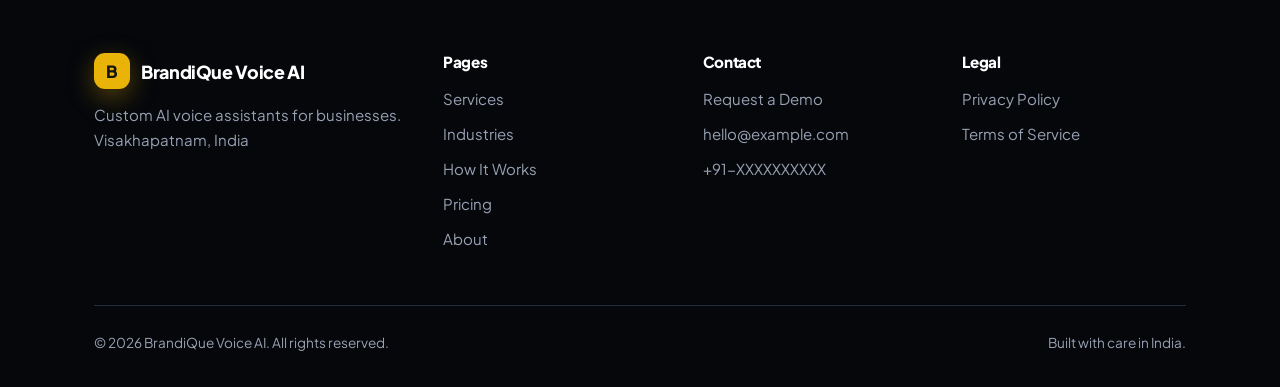
<file: contact.html>
<!DOCTYPE html>
<html lang="en">
<head>
<meta charset="UTF-8" />
<meta name="viewport" content="width=device-width, initial-scale=1.0" />
<title>Request a Demo — BrandiQue Voice AI</title>
<meta name="description" content="Request a demo of a custom AI voice assistant for your business, or discuss your use case with us." />
<link rel="preconnect" href="https://fonts.googleapis.com" />
<link rel="preconnect" href="https://fonts.gstatic.com" crossorigin />
<link href="https://fonts.googleapis.com/css2?family=Plus+Jakarta+Sans:wght@400;500;600;700;800&display=swap" rel="stylesheet" />
<link rel="stylesheet" href="assets/css/styles.css" />
</head>
<body>
<a class="skip-link" href="#main">Skip to content</a>
<header class="site-header">
  <div class="wrap nav">
    <a class="brand" href="index.html"><span class="brand-mark" aria-hidden="true">B</span><span data-config="brandName">BrandiQue Voice AI</span></a>
    <button class="nav-toggle" aria-expanded="false" aria-controls="navLinks" aria-label="Open menu">☰</button>
    <ul class="nav-links" id="navLinks">
      <li><a href="index.html">Home</a></li>
      <li><a href="services.html">Services</a></li>
      <li><a href="industries.html">Industries</a></li>
      <li><a href="how-it-works.html">How It Works</a></li>
      <li><a href="pricing.html">Pricing</a></li>
      <li><a href="about.html">About</a></li>
      <li><a href="contact.html" class="btn btn-primary" style="padding:10px 22px;font-size:.92rem" aria-current="page">Request a Demo</a></li>
    </ul>
  </div>
</header>

<main id="main">
  <section class="hero" style="padding:64px 0 10px">
    <div class="wrap center">
      <span class="kicker">Contact</span>
      <h1>Request a demo</h1>
      <p class="lead" style="margin:0 auto">Tell us about your business and your calls. We'll get back within one business day with next steps — or a demo conversation built around your use case.</p>
    </div>
  </section>

  <section class="block" style="padding-top:30px">
    <div class="wrap">
      <div class="contact-cards">
        <div class="card reveal"><div class="icon" aria-hidden="true">✉️</div><h3>Email</h3><p><a class="big" data-config="email" href="mailto:">hello@example.com</a></p></div>
        <div class="card reveal"><div class="icon" aria-hidden="true">📞</div><h3>Phone</h3><p><a class="big" data-config="phoneDisplay" href="tel:">+91-XXXXXXXXXX</a></p></div>
        <div class="card reveal"><div class="icon" aria-hidden="true">💬</div><h3>WhatsApp</h3><p><a class="big" data-config-href="whatsapp" href="https://wa.me/">Chat with us</a></p></div>
      </div>

      <div class="form-card reveal">
        <div class="form-note" role="note">
          <strong>Demo form notice:</strong> this form does not send your details anywhere yet.
          Connect a form service (see README) to receive enquiries — or contact us directly using the details above.
        </div>
        <form id="demoForm" novalidate>
          <div class="form-grid">
            <div class="field">
              <label for="fName">Your name <span class="req" aria-hidden="true">*</span></label>
              <input id="fName" name="name" type="text" autocomplete="name" required minlength="2" />
              <span class="err-msg">Please enter your name.</span>
            </div>
            <div class="field">
              <label for="fBusiness">Business name</label>
              <input id="fBusiness" name="business" type="text" autocomplete="organization" />
              <span class="err-msg"></span>
            </div>
            <div class="field">
              <label for="fContact">Email or phone <span class="req" aria-hidden="true">*</span></label>
              <input id="fContact" name="contact" type="text" autocomplete="email" required placeholder="you@example.com or +91..." />
              <span class="err-msg">Enter a valid email or phone number.</span>
            </div>
            <div class="field">
              <label for="fIndustry">Industry</label>
              <select id="fIndustry" name="industry">
                <option value="">Select…</option>
                <option>Real estate</option>
                <option>Clinic / Healthcare</option>
                <option>Coaching / Education</option>
                <option>Hospitality</option>
                <option>Customer support</option>
                <option>Local services</option>
                <option>Other</option>
              </select>
              <span class="err-msg"></span>
            </div>
            <div class="field full">
              <label for="fNeed">What do you want the assistant to do?</label>
              <textarea id="fNeed" name="need" rows="4" placeholder="e.g. We miss appointment calls after 8 PM. We want an assistant to book slots and take messages in Telugu."></textarea>
              <span class="err-msg"></span>
            </div>
          </div>
          <div class="field consent-field" style="margin-top:18px">
            <label class="consent" for="fConsent" style="margin:0">
              <input id="fConsent" type="checkbox" required />
              <span>I agree to be contacted about my enquiry by email, phone or WhatsApp. <span class="req" aria-hidden="true">*</span></span>
            </label>
            <span class="err-msg">Please tick the consent box so we can reply to you.</span>
          </div>
          <button class="btn btn-primary" type="submit" style="width:100%;margin-top:8px">Send Demo Request</button>
        </form>
        <div class="form-success" id="formSuccess" role="status">
          <div class="tick" aria-hidden="true">✓</div>
          <h3>Thank you!</h3>
          <p data-form-note style="color:var(--ink-soft)"></p>
        </div>
      </div>
    </div>
  </section>
</main>

<footer class="site">
  <div class="wrap">
    <div class="cols">
      <div>
        <a class="brand" href="index.html" style="margin-bottom:14px"><span class="brand-mark" aria-hidden="true">B</span><span data-config="brandName">BrandiQue Voice AI</span></a>
        <p style="margin-top:12px"><span data-config="tagline">Custom AI voice assistants for businesses</span>.<br><span data-config="city">Visakhapatnam, India</span></p>
      </div>
      <div><h4>Pages</h4><ul><li><a href="services.html">Services</a></li><li><a href="industries.html">Industries</a></li><li><a href="how-it-works.html">How It Works</a></li><li><a href="pricing.html">Pricing</a></li><li><a href="about.html">About</a></li></ul></div>
      <div><h4>Contact</h4><ul><li><a href="contact.html">Request a Demo</a></li><li><a data-config="email" href="mailto:">hello@example.com</a></li><li><a data-config="phoneDisplay" href="tel:">+91-XXXXXXXXXX</a></li></ul></div>
      <div><h4>Legal</h4><ul><li><a href="privacy.html">Privacy Policy</a></li><li><a href="terms.html">Terms of Service</a></li></ul></div>
    </div>
    <div class="bottom"><span>© <span data-year>2026</span> <span data-config="brandName">BrandiQue Voice AI</span>. All rights reserved.</span><span>Built with care in India.</span></div>
  </div>
</footer>
<script src="assets/js/config.js"></script>
<script src="assets/js/main.js"></script>
</body>
</html>
</file>
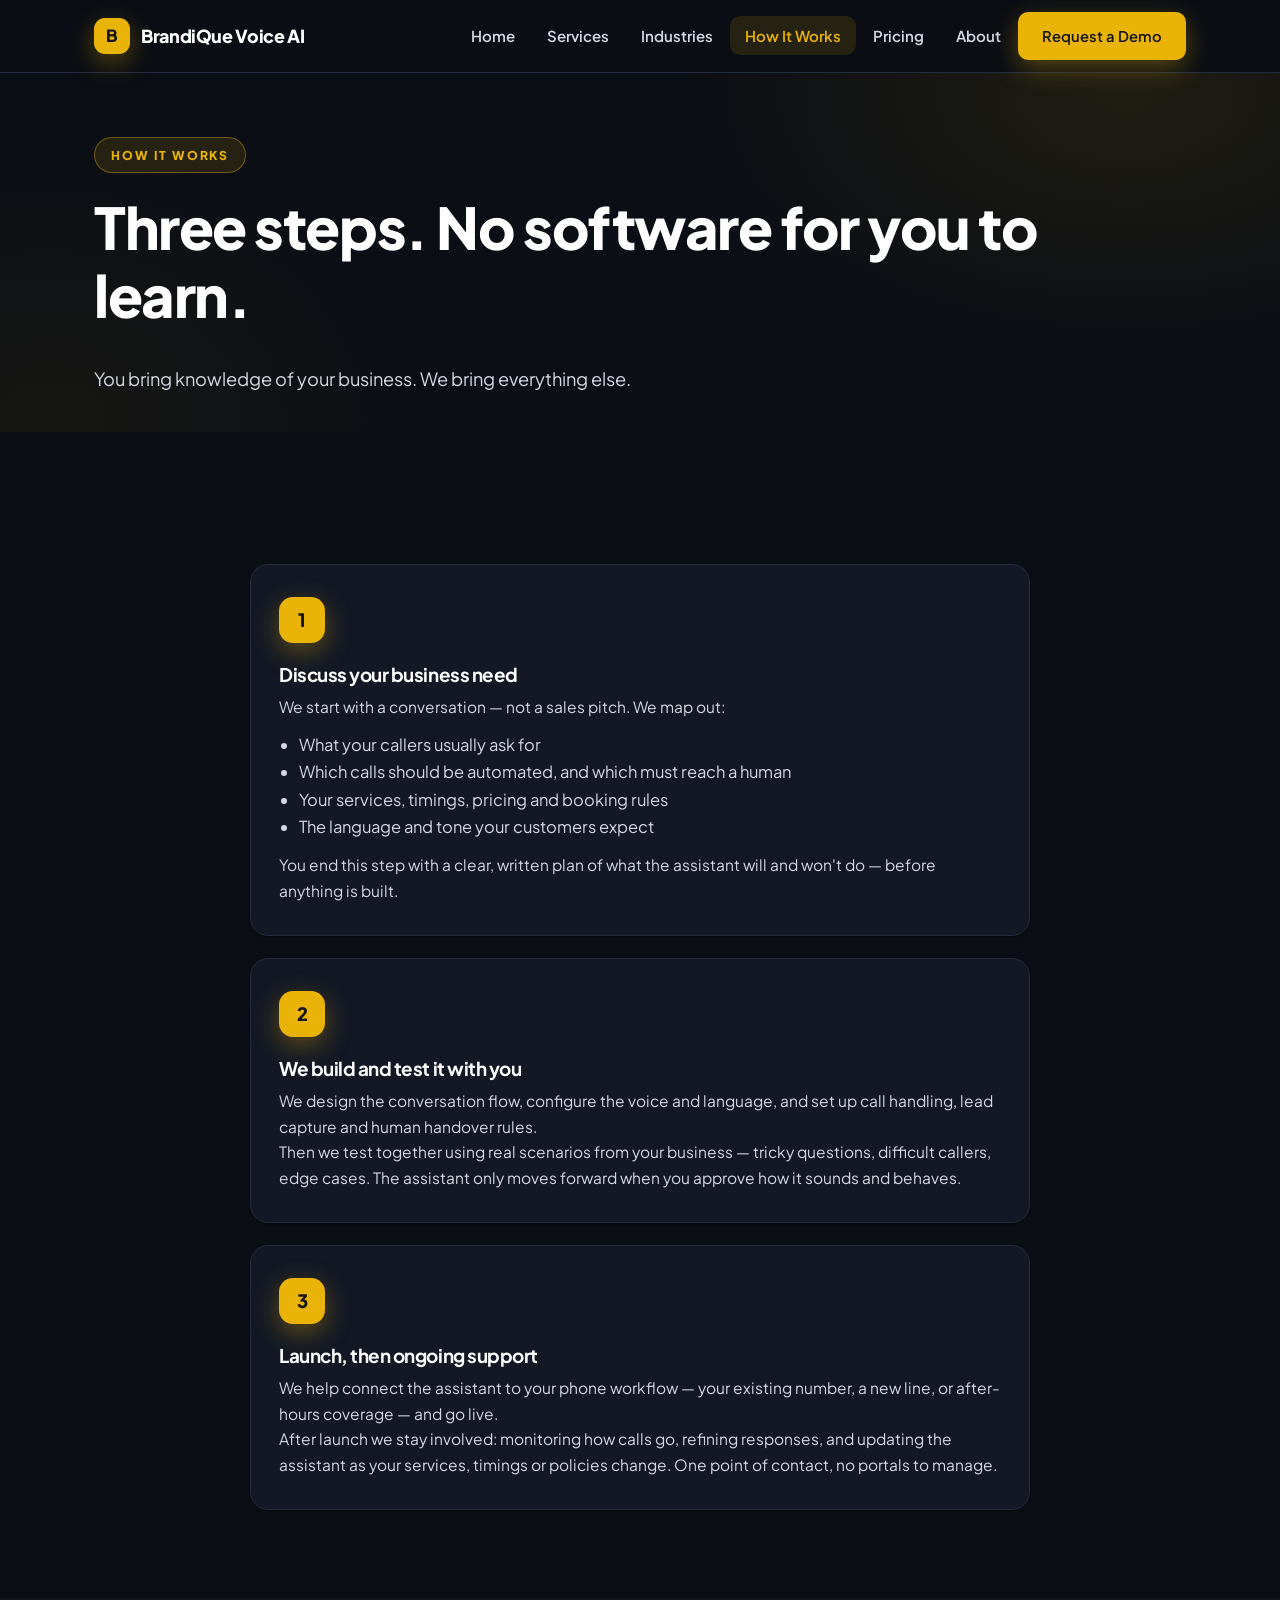
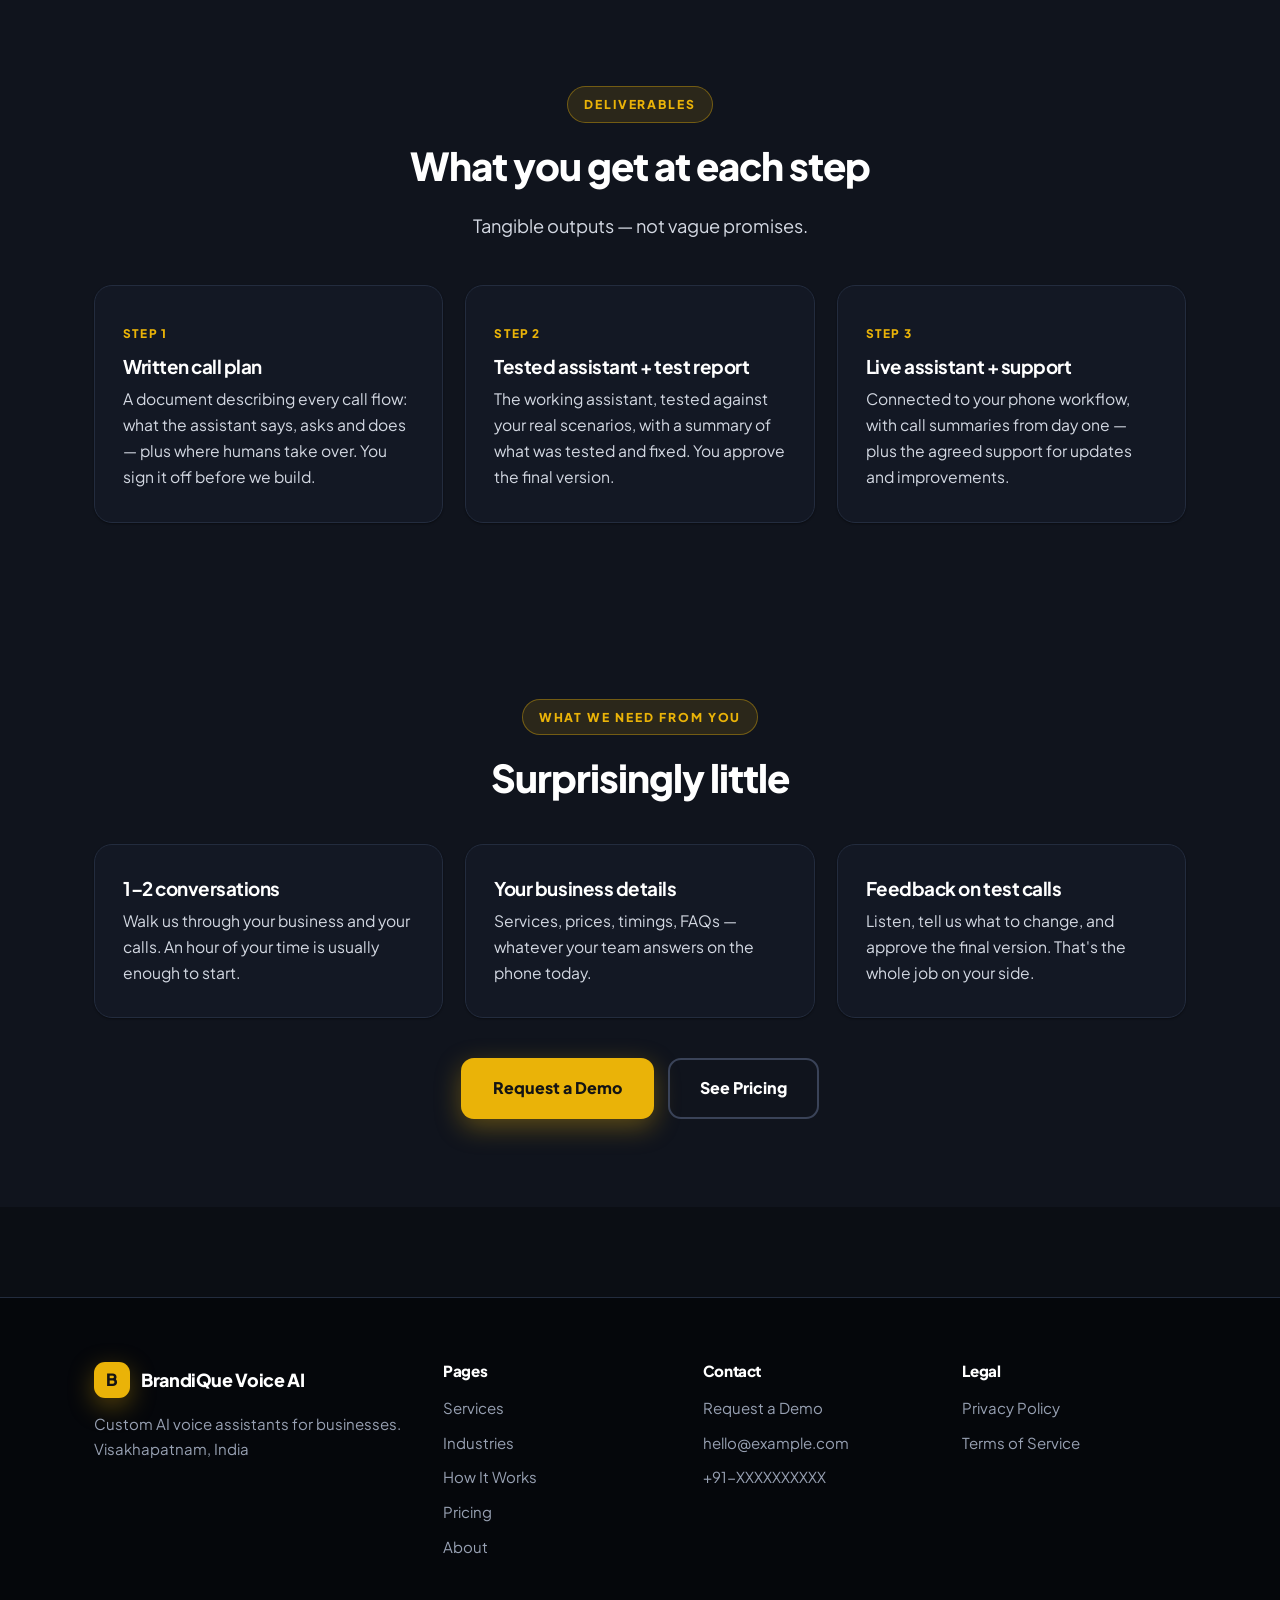
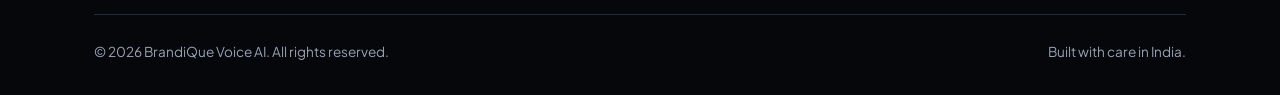
<file: how-it-works.html>
<!DOCTYPE html>
<html lang="en">
<head>
<meta charset="UTF-8" />
<meta name="viewport" content="width=device-width, initial-scale=1.0" />
<title>How It Works — BrandiQue Voice AI</title>
<meta name="description" content="Our three-step process: discuss your business need, we build and test your AI voice assistant, then launch with ongoing support." />
<link rel="preconnect" href="https://fonts.googleapis.com" />
<link rel="preconnect" href="https://fonts.gstatic.com" crossorigin />
<link href="https://fonts.googleapis.com/css2?family=Plus+Jakarta+Sans:wght@400;500;600;700;800&display=swap" rel="stylesheet" />
<link rel="stylesheet" href="assets/css/styles.css" />
</head>
<body>
<a class="skip-link" href="#main">Skip to content</a>
<header class="site-header">
  <div class="wrap nav">
    <a class="brand" href="index.html"><span class="brand-mark" aria-hidden="true">B</span><span data-config="brandName">BrandiQue Voice AI</span></a>
    <button class="nav-toggle" aria-expanded="false" aria-controls="navLinks" aria-label="Open menu">☰</button>
    <ul class="nav-links" id="navLinks">
      <li><a href="index.html">Home</a></li>
      <li><a href="services.html">Services</a></li>
      <li><a href="industries.html">Industries</a></li>
      <li><a href="how-it-works.html" aria-current="page">How It Works</a></li>
      <li><a href="pricing.html">Pricing</a></li>
      <li><a href="about.html">About</a></li>
      <li><a href="contact.html" class="btn btn-primary" style="padding:10px 22px;font-size:.92rem">Request a Demo</a></li>
    </ul>
  </div>
</header>

<main id="main">
  <section class="hero" style="padding:64px 0 20px">
    <div class="wrap">
      <span class="kicker">How it works</span>
      <h1>Three steps. No software for you to learn.</h1>
      <p class="lead">You bring knowledge of your business. We bring everything else.</p>
    </div>
  </section>

  <section class="block">
    <div class="wrap">
      <div class="steps" style="grid-template-columns:1fr;max-width:780px;margin-left:auto;margin-right:auto">
        <div class="step reveal">
          <div class="num" aria-hidden="true">1</div>
          <h3>Discuss your business need</h3>
          <p>We start with a conversation — not a sales pitch. We map out:</p>
          <ul style="color:var(--ink-soft);margin:12px 0 0;padding-left:20px">
            <li>What your callers usually ask for</li>
            <li>Which calls should be automated, and which must reach a human</li>
            <li>Your services, timings, pricing and booking rules</li>
            <li>The language and tone your customers expect</li>
          </ul>
          <p style="margin-top:12px">You end this step with a clear, written plan of what the assistant will and won't do — before anything is built.</p>
        </div>
        <div class="step reveal">
          <div class="num" aria-hidden="true">2</div>
          <h3>We build and test it with you</h3>
          <p>We design the conversation flow, configure the voice and language, and set up call handling, lead capture and human handover rules.</p>
          <p>Then we test together using real scenarios from your business — tricky questions, difficult callers, edge cases. The assistant only moves forward when you approve how it sounds and behaves.</p>
        </div>
        <div class="step reveal">
          <div class="num" aria-hidden="true">3</div>
          <h3>Launch, then ongoing support</h3>
          <p>We help connect the assistant to your phone workflow — your existing number, a new line, or after-hours coverage — and go live.</p>
          <p>After launch we stay involved: monitoring how calls go, refining responses, and updating the assistant as your services, timings or policies change. One point of contact, no portals to manage.</p>
        </div>
      </div>
    </div>
  </section>

  <section class="block" style="background:var(--bg-soft)">
    <div class="wrap">
      <div class="center">
        <span class="kicker">Deliverables</span>
        <h2>What you get at each step</h2>
        <p class="lead">Tangible outputs — not vague promises.</p>
      </div>
      <div class="grid-3">
        <div class="card reveal"><span class="tag">Step 1</span><h3>Written call plan</h3><p>A document describing every call flow: what the assistant says, asks and does — plus where humans take over. You sign it off before we build.</p></div>
        <div class="card reveal"><span class="tag">Step 2</span><h3>Tested assistant + test report</h3><p>The working assistant, tested against your real scenarios, with a summary of what was tested and fixed. You approve the final version.</p></div>
        <div class="card reveal"><span class="tag">Step 3</span><h3>Live assistant + support</h3><p>Connected to your phone workflow, with call summaries from day one — plus the agreed support for updates and improvements.</p></div>
      </div>
    </div>
  </section>

  <section class="block" style="background:var(--bg-soft)">
    <div class="wrap">
      <div class="center">
        <span class="kicker">What we need from you</span>
        <h2>Surprisingly little</h2>
      </div>
      <div class="grid-3">
        <div class="card reveal"><h3>1–2 conversations</h3><p>Walk us through your business and your calls. An hour of your time is usually enough to start.</p></div>
        <div class="card reveal"><h3>Your business details</h3><p>Services, prices, timings, FAQs — whatever your team answers on the phone today.</p></div>
        <div class="card reveal"><h3>Feedback on test calls</h3><p>Listen, tell us what to change, and approve the final version. That's the whole job on your side.</p></div>
      </div>
      <div class="center" style="margin-top:40px">
        <div class="btn-row">
          <a class="btn btn-primary" href="contact.html">Request a Demo</a>
          <a class="btn btn-outline" href="pricing.html">See Pricing</a>
        </div>
      </div>
    </div>
  </section>
</main>

<footer class="site">
  <div class="wrap">
    <div class="cols">
      <div>
        <a class="brand" href="index.html" style="margin-bottom:14px"><span class="brand-mark" aria-hidden="true">B</span><span data-config="brandName">BrandiQue Voice AI</span></a>
        <p style="margin-top:12px"><span data-config="tagline">Custom AI voice assistants for businesses</span>.<br><span data-config="city">Visakhapatnam, India</span></p>
      </div>
      <div><h4>Pages</h4><ul><li><a href="services.html">Services</a></li><li><a href="industries.html">Industries</a></li><li><a href="how-it-works.html">How It Works</a></li><li><a href="pricing.html">Pricing</a></li><li><a href="about.html">About</a></li></ul></div>
      <div><h4>Contact</h4><ul><li><a href="contact.html">Request a Demo</a></li><li><a data-config="email" href="mailto:">hello@example.com</a></li><li><a data-config="phoneDisplay" href="tel:">+91-XXXXXXXXXX</a></li></ul></div>
      <div><h4>Legal</h4><ul><li><a href="privacy.html">Privacy Policy</a></li><li><a href="terms.html">Terms of Service</a></li></ul></div>
    </div>
    <div class="bottom"><span>© <span data-year>2026</span> <span data-config="brandName">BrandiQue Voice AI</span>. All rights reserved.</span><span>Built with care in India.</span></div>
  </div>
</footer>
<script src="assets/js/config.js"></script>
<script src="assets/js/main.js"></script>
</body>
</html>
</file>
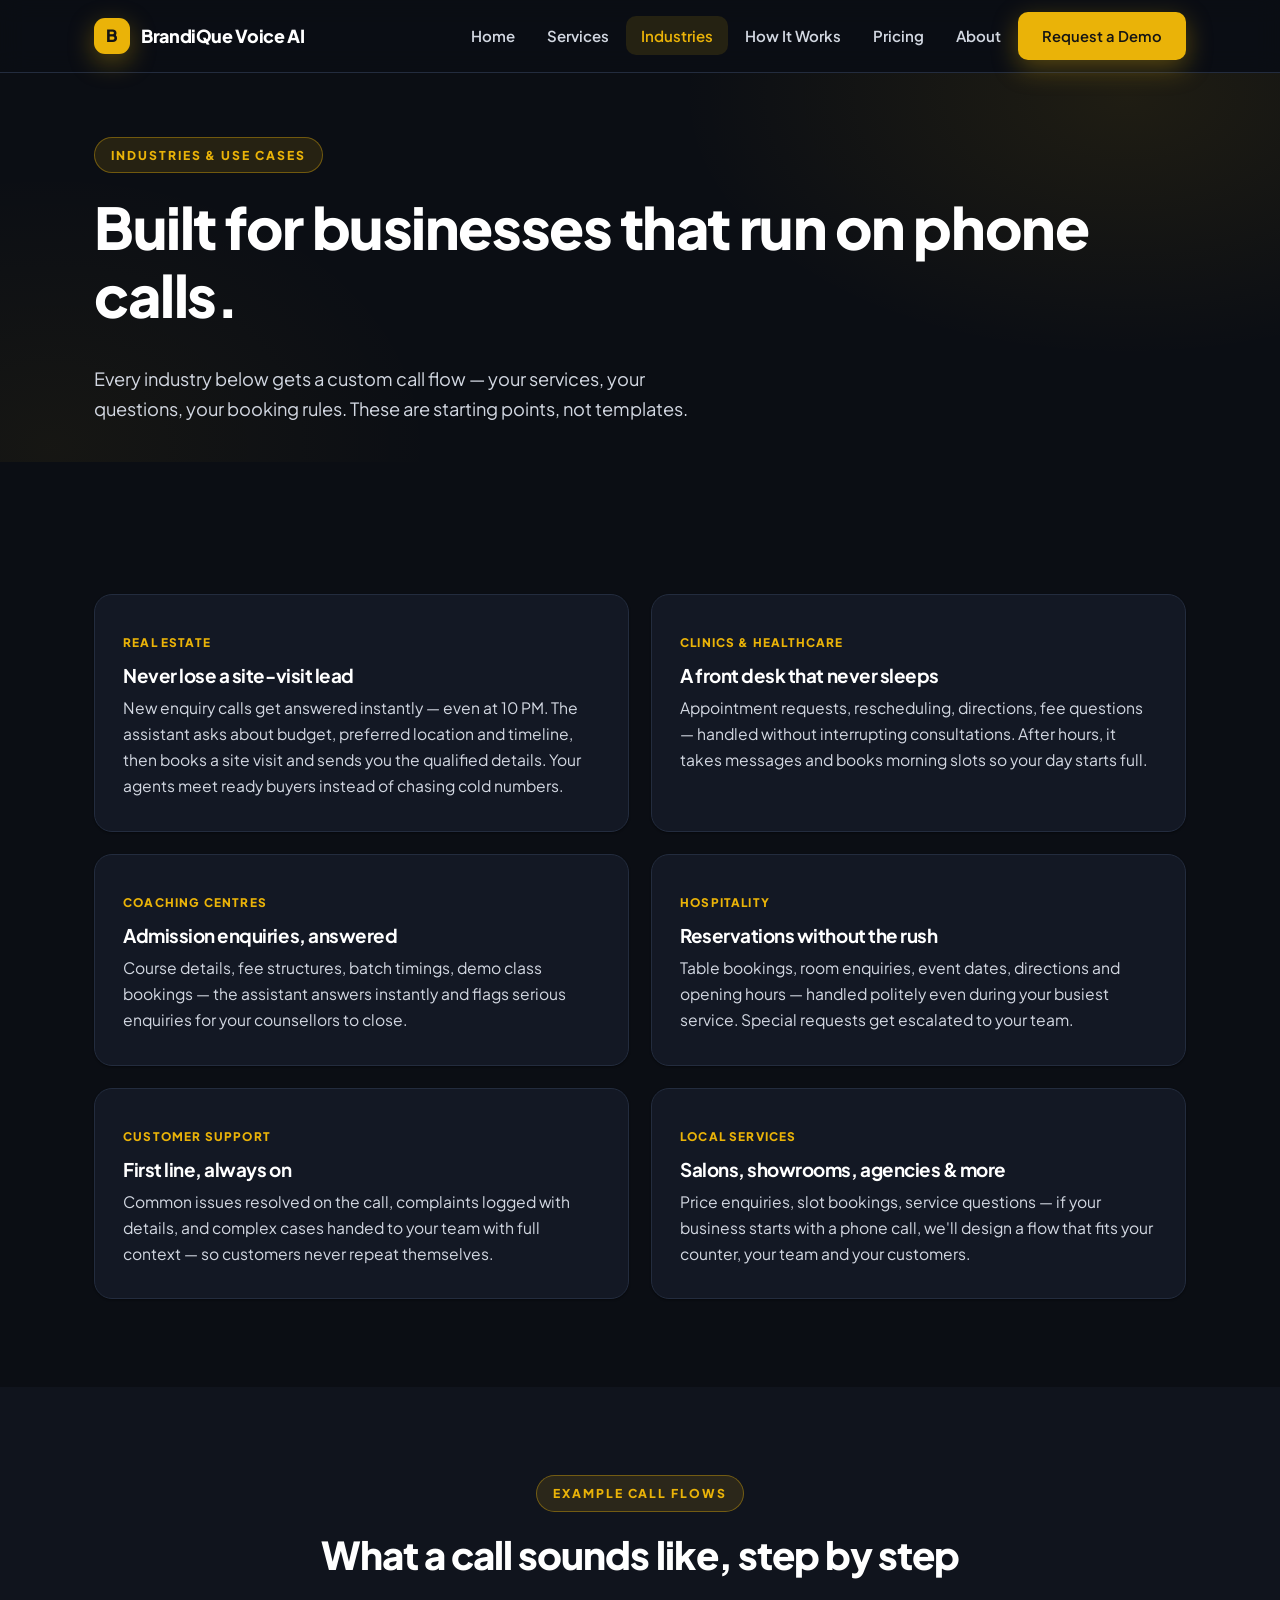
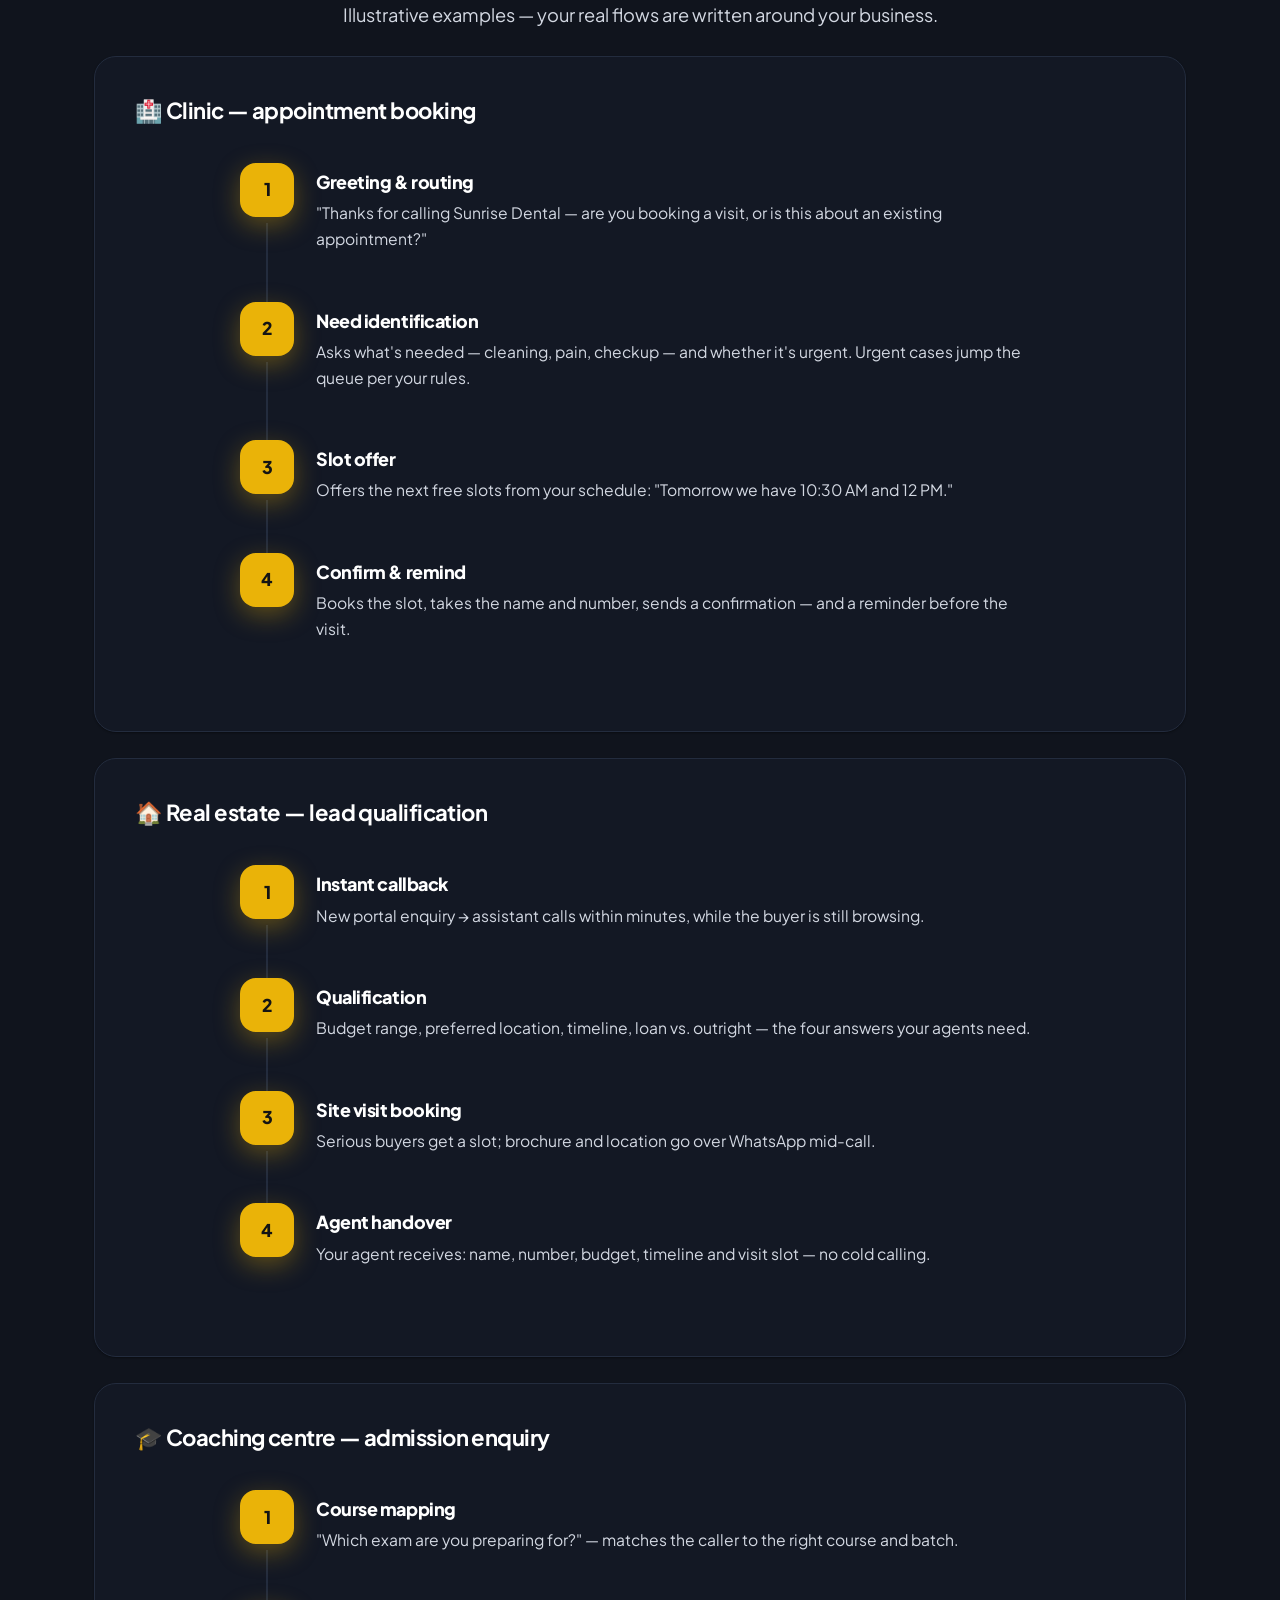
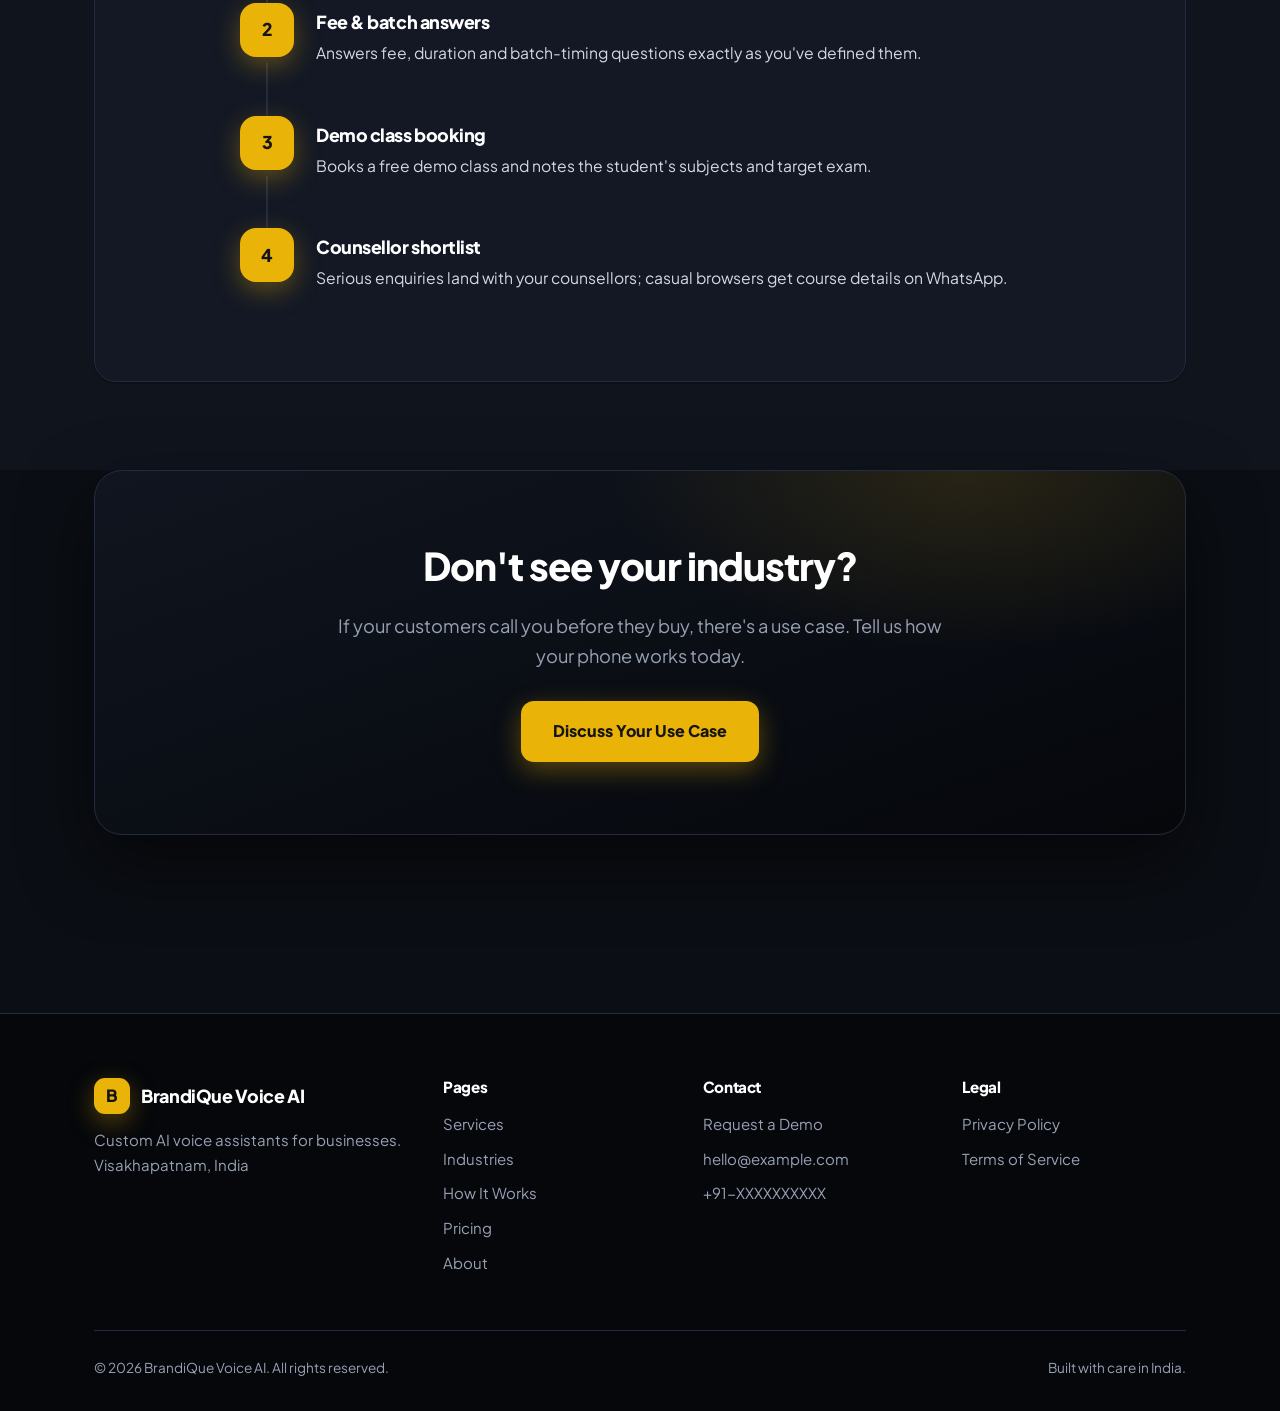
<file: industries.html>
<!DOCTYPE html>
<html lang="en">
<head>
<meta charset="UTF-8" />
<meta name="viewport" content="width=device-width, initial-scale=1.0" />
<title>Industries &amp; Use Cases — BrandiQue Voice AI</title>
<meta name="description" content="AI voice assistant use cases for real estate, clinics, coaching centres, hospitality and customer support — tailored to each business." />
<link rel="preconnect" href="https://fonts.googleapis.com" />
<link rel="preconnect" href="https://fonts.gstatic.com" crossorigin />
<link href="https://fonts.googleapis.com/css2?family=Plus+Jakarta+Sans:wght@400;500;600;700;800&display=swap" rel="stylesheet" />
<link rel="stylesheet" href="assets/css/styles.css" />
</head>
<body>
<a class="skip-link" href="#main">Skip to content</a>
<header class="site-header">
  <div class="wrap nav">
    <a class="brand" href="index.html"><span class="brand-mark" aria-hidden="true">B</span><span data-config="brandName">BrandiQue Voice AI</span></a>
    <button class="nav-toggle" aria-expanded="false" aria-controls="navLinks" aria-label="Open menu">☰</button>
    <ul class="nav-links" id="navLinks">
      <li><a href="index.html">Home</a></li>
      <li><a href="services.html">Services</a></li>
      <li><a href="industries.html" aria-current="page">Industries</a></li>
      <li><a href="how-it-works.html">How It Works</a></li>
      <li><a href="pricing.html">Pricing</a></li>
      <li><a href="about.html">About</a></li>
      <li><a href="contact.html" class="btn btn-primary" style="padding:10px 22px;font-size:.92rem">Request a Demo</a></li>
    </ul>
  </div>
</header>

<main id="main">
  <section class="hero" style="padding:64px 0 20px">
    <div class="wrap">
      <span class="kicker">Industries &amp; use cases</span>
      <h1>Built for businesses that run on phone calls.</h1>
      <p class="lead">Every industry below gets a custom call flow — your services, your questions, your booking rules. These are starting points, not templates.</p>
    </div>
  </section>

  <section class="block">
    <div class="wrap">
      <div class="grid-2">
        <div class="card reveal"><span class="tag">Real estate</span><h3>Never lose a site-visit lead</h3><p>New enquiry calls get answered instantly — even at 10 PM. The assistant asks about budget, preferred location and timeline, then books a site visit and sends you the qualified details. Your agents meet ready buyers instead of chasing cold numbers.</p></div>
        <div class="card reveal"><span class="tag">Clinics &amp; healthcare</span><h3>A front desk that never sleeps</h3><p>Appointment requests, rescheduling, directions, fee questions — handled without interrupting consultations. After hours, it takes messages and books morning slots so your day starts full.</p></div>
        <div class="card reveal"><span class="tag">Coaching centres</span><h3>Admission enquiries, answered</h3><p>Course details, fee structures, batch timings, demo class bookings — the assistant answers instantly and flags serious enquiries for your counsellors to close.</p></div>
        <div class="card reveal"><span class="tag">Hospitality</span><h3>Reservations without the rush</h3><p>Table bookings, room enquiries, event dates, directions and opening hours — handled politely even during your busiest service. Special requests get escalated to your team.</p></div>
        <div class="card reveal"><span class="tag">Customer support</span><h3>First line, always on</h3><p>Common issues resolved on the call, complaints logged with details, and complex cases handed to your team with full context — so customers never repeat themselves.</p></div>
        <div class="card reveal"><span class="tag">Local services</span><h3>Salons, showrooms, agencies &amp; more</h3><p>Price enquiries, slot bookings, service questions — if your business starts with a phone call, we'll design a flow that fits your counter, your team and your customers.</p></div>
      </div>
    </div>
  </section>

  <section class="block" style="background:var(--bg-soft)">
    <div class="wrap">
      <div class="center">
        <span class="kicker">Example call flows</span>
        <h2>What a call sounds like, step by step</h2>
        <p class="lead">Illustrative examples — your real flows are written around your business.</p>
      </div>

      <div class="detail-block reveal">
        <h3>🏥 Clinic — appointment booking</h3>
        <div class="flow">
          <div class="flow-step"><div class="dot">1</div><div class="body"><h4>Greeting &amp; routing</h4><p>"Thanks for calling Sunrise Dental — are you booking a visit, or is this about an existing appointment?"</p></div></div>
          <div class="flow-step"><div class="dot">2</div><div class="body"><h4>Need identification</h4><p>Asks what's needed — cleaning, pain, checkup — and whether it's urgent. Urgent cases jump the queue per your rules.</p></div></div>
          <div class="flow-step"><div class="dot">3</div><div class="body"><h4>Slot offer</h4><p>Offers the next free slots from your schedule: "Tomorrow we have 10:30 AM and 12 PM."</p></div></div>
          <div class="flow-step"><div class="dot">4</div><div class="body"><h4>Confirm &amp; remind</h4><p>Books the slot, takes the name and number, sends a confirmation — and a reminder before the visit.</p></div></div>
        </div>
      </div>

      <div class="detail-block reveal">
        <h3>🏠 Real estate — lead qualification</h3>
        <div class="flow">
          <div class="flow-step"><div class="dot">1</div><div class="body"><h4>Instant callback</h4><p>New portal enquiry → assistant calls within minutes, while the buyer is still browsing.</p></div></div>
          <div class="flow-step"><div class="dot">2</div><div class="body"><h4>Qualification</h4><p>Budget range, preferred location, timeline, loan vs. outright — the four answers your agents need.</p></div></div>
          <div class="flow-step"><div class="dot">3</div><div class="body"><h4>Site visit booking</h4><p>Serious buyers get a slot; brochure and location go over WhatsApp mid-call.</p></div></div>
          <div class="flow-step"><div class="dot">4</div><div class="body"><h4>Agent handover</h4><p>Your agent receives: name, number, budget, timeline and visit slot — no cold calling.</p></div></div>
        </div>
      </div>

      <div class="detail-block reveal">
        <h3>🎓 Coaching centre — admission enquiry</h3>
        <div class="flow">
          <div class="flow-step"><div class="dot">1</div><div class="body"><h4>Course mapping</h4><p>"Which exam are you preparing for?" — matches the caller to the right course and batch.</p></div></div>
          <div class="flow-step"><div class="dot">2</div><div class="body"><h4>Fee &amp; batch answers</h4><p>Answers fee, duration and batch-timing questions exactly as you've defined them.</p></div></div>
          <div class="flow-step"><div class="dot">3</div><div class="body"><h4>Demo class booking</h4><p>Books a free demo class and notes the student's subjects and target exam.</p></div></div>
          <div class="flow-step"><div class="dot">4</div><div class="body"><h4>Counsellor shortlist</h4><p>Serious enquiries land with your counsellors; casual browsers get course details on WhatsApp.</p></div></div>
        </div>
      </div>
    </div>
  </section>

  <section class="block" style="padding-top:0">
    <div class="wrap">
      <div class="band-dark center reveal">
        <h2>Don't see your industry?</h2>
        <p class="lead" style="margin:0 auto">If your customers call you before they buy, there's a use case. Tell us how your phone works today.</p>
        <div class="btn-row">
          <a class="btn btn-primary" href="contact.html">Discuss Your Use Case</a>
        </div>
      </div>
    </div>
  </section>
</main>

<footer class="site">
  <div class="wrap">
    <div class="cols">
      <div>
        <a class="brand" href="index.html" style="margin-bottom:14px"><span class="brand-mark" aria-hidden="true">B</span><span data-config="brandName">BrandiQue Voice AI</span></a>
        <p style="margin-top:12px"><span data-config="tagline">Custom AI voice assistants for businesses</span>.<br><span data-config="city">Visakhapatnam, India</span></p>
      </div>
      <div><h4>Pages</h4><ul><li><a href="services.html">Services</a></li><li><a href="industries.html">Industries</a></li><li><a href="how-it-works.html">How It Works</a></li><li><a href="pricing.html">Pricing</a></li><li><a href="about.html">About</a></li></ul></div>
      <div><h4>Contact</h4><ul><li><a href="contact.html">Request a Demo</a></li><li><a data-config="email" href="mailto:">hello@example.com</a></li><li><a data-config="phoneDisplay" href="tel:">+91-XXXXXXXXXX</a></li></ul></div>
      <div><h4>Legal</h4><ul><li><a href="privacy.html">Privacy Policy</a></li><li><a href="terms.html">Terms of Service</a></li></ul></div>
    </div>
    <div class="bottom"><span>© <span data-year>2026</span> <span data-config="brandName">BrandiQue Voice AI</span>. All rights reserved.</span><span>Built with care in India.</span></div>
  </div>
</footer>
<script src="assets/js/config.js"></script>
<script src="assets/js/main.js"></script>
</body>
</html>
</file>
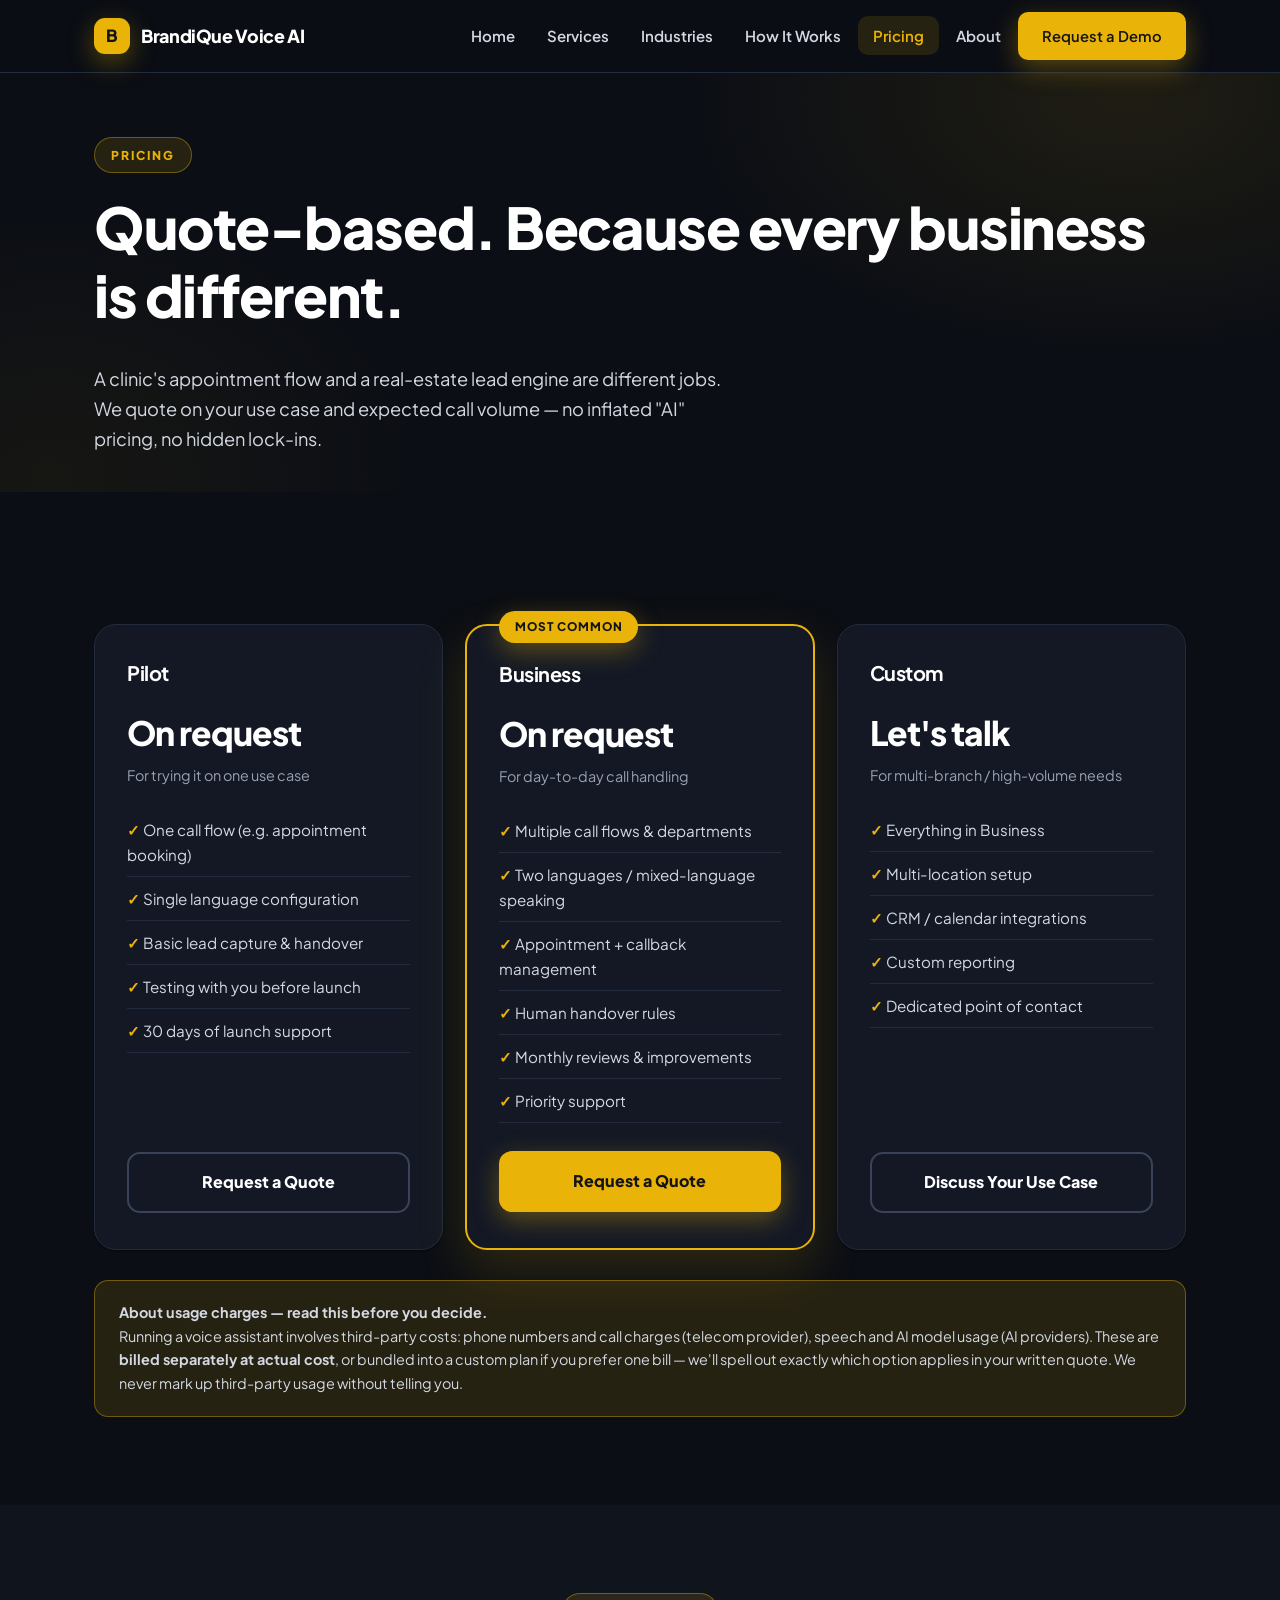
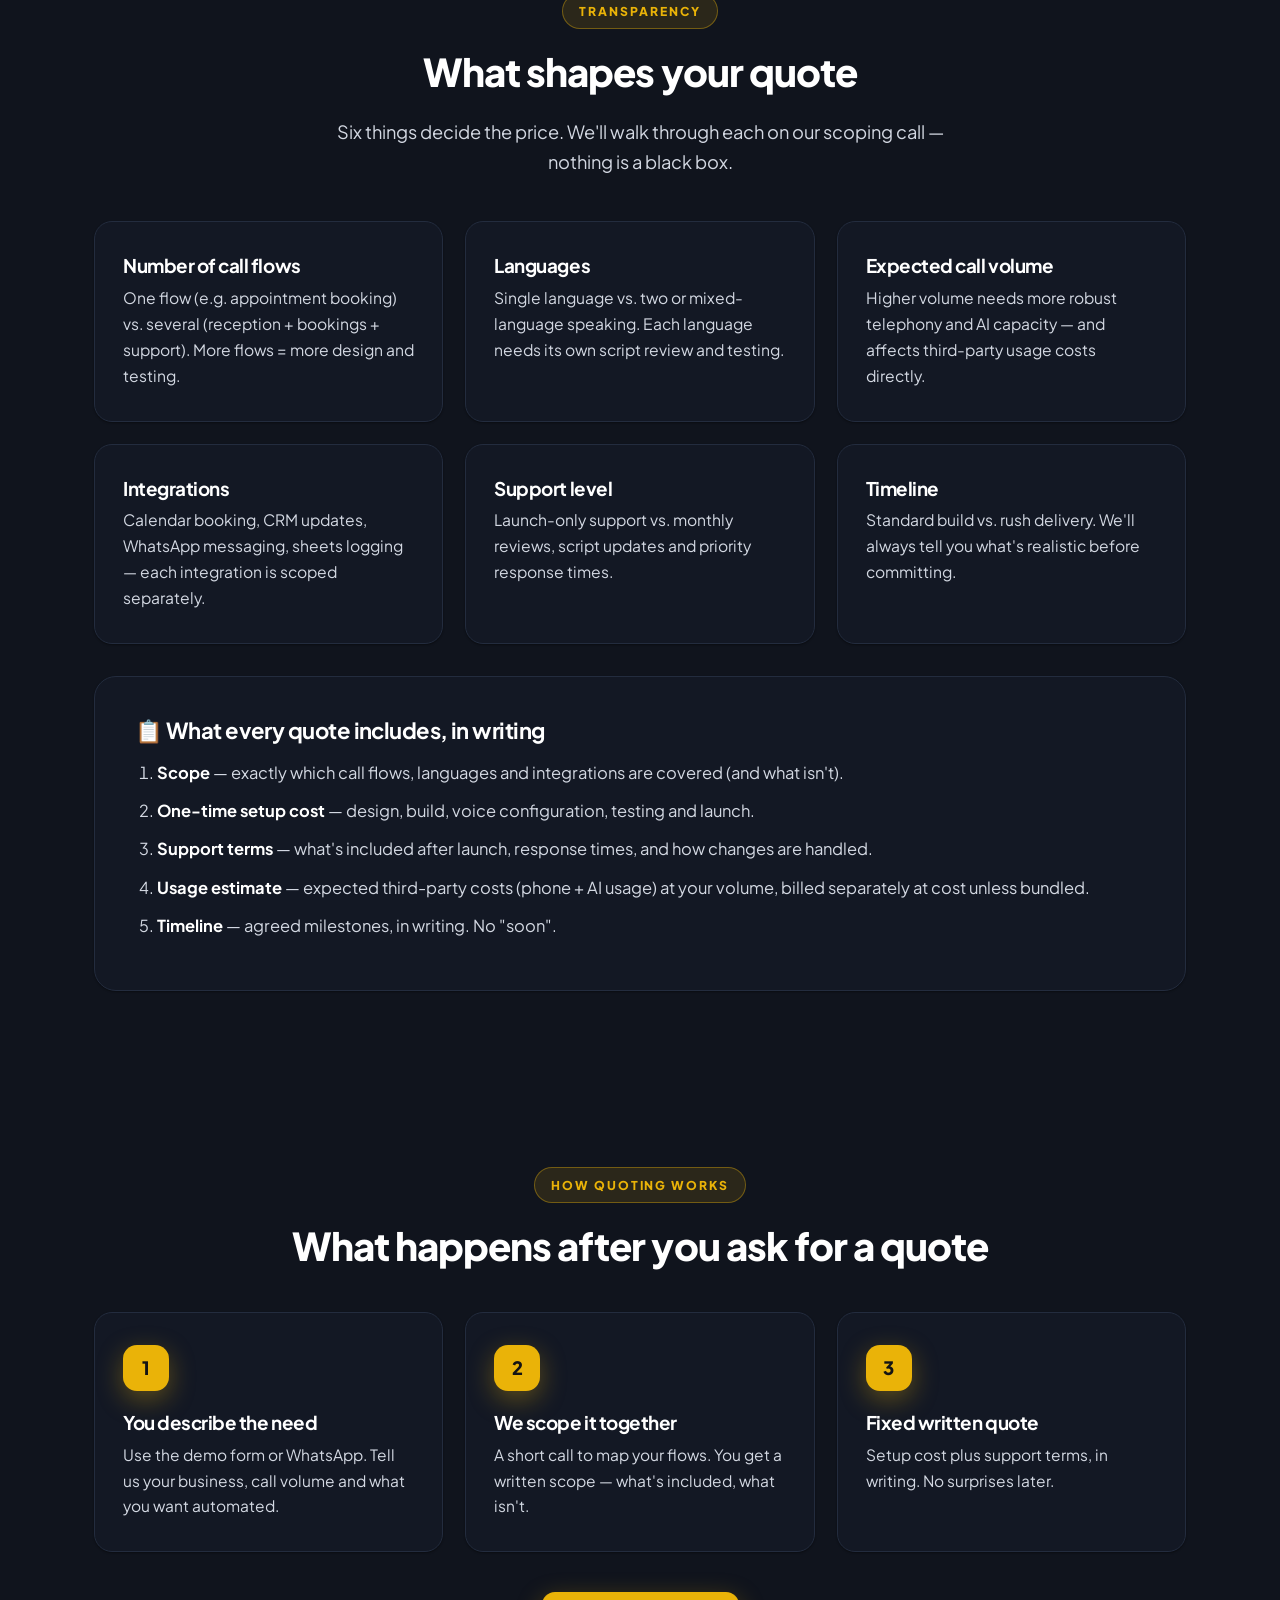
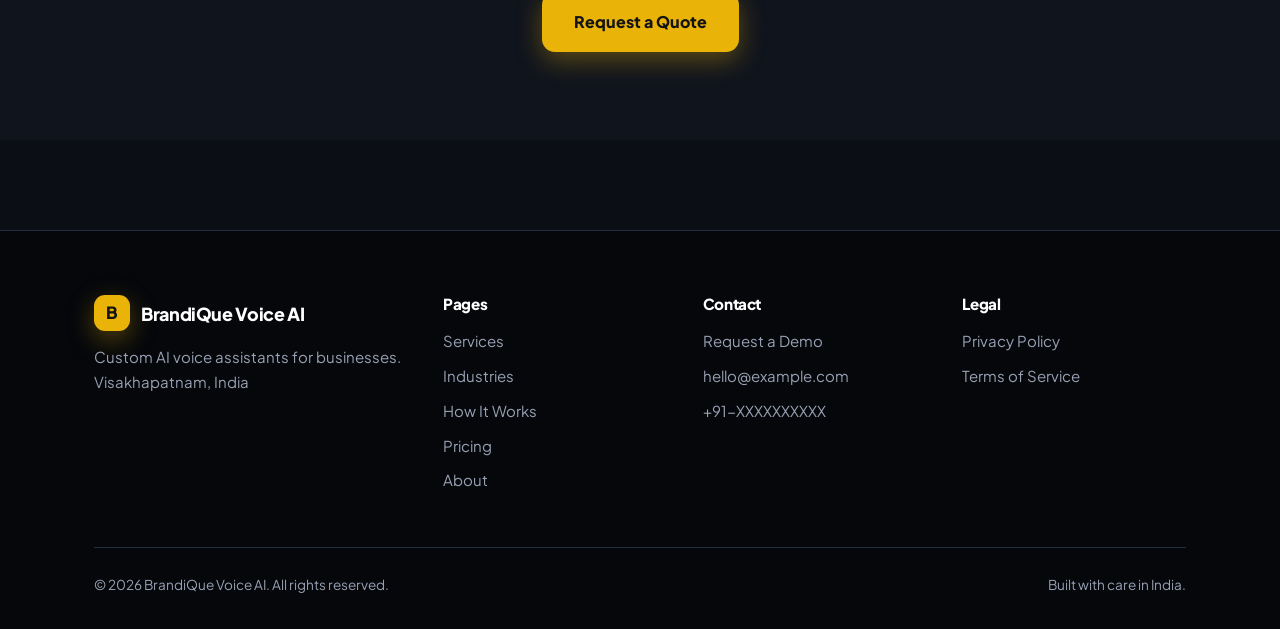
<file: pricing.html>
<!DOCTYPE html>
<html lang="en">
<head>
<meta charset="UTF-8" />
<meta name="viewport" content="width=device-width, initial-scale=1.0" />
<title>Pricing — BrandiQue Voice AI</title>
<meta name="description" content="Honest, quote-based pricing for custom AI voice assistants. Pricing depends on your use case and call volume — request a custom quote." />
<link rel="preconnect" href="https://fonts.googleapis.com" />
<link rel="preconnect" href="https://fonts.gstatic.com" crossorigin />
<link href="https://fonts.googleapis.com/css2?family=Plus+Jakarta+Sans:wght@400;500;600;700;800&display=swap" rel="stylesheet" />
<link rel="stylesheet" href="assets/css/styles.css" />
</head>
<body>
<a class="skip-link" href="#main">Skip to content</a>
<header class="site-header">
  <div class="wrap nav">
    <a class="brand" href="index.html"><span class="brand-mark" aria-hidden="true">B</span><span data-config="brandName">BrandiQue Voice AI</span></a>
    <button class="nav-toggle" aria-expanded="false" aria-controls="navLinks" aria-label="Open menu">☰</button>
    <ul class="nav-links" id="navLinks">
      <li><a href="index.html">Home</a></li>
      <li><a href="services.html">Services</a></li>
      <li><a href="industries.html">Industries</a></li>
      <li><a href="how-it-works.html">How It Works</a></li>
      <li><a href="pricing.html" aria-current="page">Pricing</a></li>
      <li><a href="about.html">About</a></li>
      <li><a href="contact.html" class="btn btn-primary" style="padding:10px 22px;font-size:.92rem">Request a Demo</a></li>
    </ul>
  </div>
</header>

<main id="main">
  <section class="hero" style="padding:64px 0 20px">
    <div class="wrap">
      <span class="kicker">Pricing</span>
      <h1>Quote-based. Because every business is different.</h1>
      <p class="lead">A clinic's appointment flow and a real-estate lead engine are different jobs. We quote on your use case and expected call volume — no inflated "AI" pricing, no hidden lock-ins.</p>
    </div>
  </section>

  <section class="block">
    <div class="wrap">
      <!-- EDIT: adjust tier names and contents. Prices intentionally left as "on request". -->
      <div class="price-grid">
        <div class="price-card reveal">
          <h3>Pilot</h3>
          <div class="p">On request</div>
          <div class="p-note">For trying it on one use case</div>
          <ul>
            <li>One call flow (e.g. appointment booking)</li>
            <li>Single language configuration</li>
            <li>Basic lead capture &amp; handover</li>
            <li>Testing with you before launch</li>
            <li>30 days of launch support</li>
          </ul>
          <a class="btn btn-outline" href="contact.html" style="text-align:center">Request a Quote</a>
        </div>
        <div class="price-card featured reveal">
          <span class="flag">MOST COMMON</span>
          <h3>Business</h3>
          <div class="p">On request</div>
          <div class="p-note">For day-to-day call handling</div>
          <ul>
            <li>Multiple call flows &amp; departments</li>
            <li>Two languages / mixed-language speaking</li>
            <li>Appointment + callback management</li>
            <li>Human handover rules</li>
            <li>Monthly reviews &amp; improvements</li>
            <li>Priority support</li>
          </ul>
          <a class="btn btn-primary" href="contact.html" style="text-align:center">Request a Quote</a>
        </div>
        <div class="price-card reveal">
          <h3>Custom</h3>
          <div class="p">Let's talk</div>
          <div class="p-note">For multi-branch / high-volume needs</div>
          <ul>
            <li>Everything in Business</li>
            <li>Multi-location setup</li>
            <li>CRM / calendar integrations</li>
            <li>Custom reporting</li>
            <li>Dedicated point of contact</li>
          </ul>
          <a class="btn btn-outline" href="contact.html" style="text-align:center">Discuss Your Use Case</a>
        </div>
      </div>

      <div class="fineprint reveal">
        <strong>About usage charges — read this before you decide.</strong><br>
        Running a voice assistant involves third-party costs: phone numbers and call charges (telecom provider),
        speech and AI model usage (AI providers). These are <strong>billed separately at actual cost</strong>,
        or bundled into a custom plan if you prefer one bill — we'll spell out exactly which option applies
        in your written quote. We never mark up third-party usage without telling you.
      </div>
    </div>
  </section>

  <section class="block" style="background:var(--bg-soft)">
    <div class="wrap">
      <div class="center">
        <span class="kicker">Transparency</span>
        <h2>What shapes your quote</h2>
        <p class="lead">Six things decide the price. We'll walk through each on our scoping call — nothing is a black box.</p>
      </div>
      <div class="grid-3">
        <div class="card reveal"><h3>Number of call flows</h3><p>One flow (e.g. appointment booking) vs. several (reception + bookings + support). More flows = more design and testing.</p></div>
        <div class="card reveal"><h3>Languages</h3><p>Single language vs. two or mixed-language speaking. Each language needs its own script review and testing.</p></div>
        <div class="card reveal"><h3>Expected call volume</h3><p>Higher volume needs more robust telephony and AI capacity — and affects third-party usage costs directly.</p></div>
        <div class="card reveal"><h3>Integrations</h3><p>Calendar booking, CRM updates, WhatsApp messaging, sheets logging — each integration is scoped separately.</p></div>
        <div class="card reveal"><h3>Support level</h3><p>Launch-only support vs. monthly reviews, script updates and priority response times.</p></div>
        <div class="card reveal"><h3>Timeline</h3><p>Standard build vs. rush delivery. We'll always tell you what's realistic before committing.</p></div>
      </div>

      <div class="detail-block reveal" style="margin-top:32px">
        <h3>📋 What every quote includes, in writing</h3>
        <ol>
          <li><strong>Scope</strong> — exactly which call flows, languages and integrations are covered (and what isn't).</li>
          <li><strong>One-time setup cost</strong> — design, build, voice configuration, testing and launch.</li>
          <li><strong>Support terms</strong> — what's included after launch, response times, and how changes are handled.</li>
          <li><strong>Usage estimate</strong> — expected third-party costs (phone + AI usage) at your volume, billed separately at cost unless bundled.</li>
          <li><strong>Timeline</strong> — agreed milestones, in writing. No "soon".</li>
        </ol>
      </div>
    </div>
  </section>

  <section class="block" style="background:var(--bg-soft)">
    <div class="wrap">
      <div class="center">
        <span class="kicker">How quoting works</span>
        <h2>What happens after you ask for a quote</h2>
      </div>
      <div class="steps">
        <div class="step reveal"><div class="num" aria-hidden="true">1</div><h3>You describe the need</h3><p>Use the demo form or WhatsApp. Tell us your business, call volume and what you want automated.</p></div>
        <div class="step reveal"><div class="num" aria-hidden="true">2</div><h3>We scope it together</h3><p>A short call to map your flows. You get a written scope — what's included, what isn't.</p></div>
        <div class="step reveal"><div class="num" aria-hidden="true">3</div><h3>Fixed written quote</h3><p>Setup cost plus support terms, in writing. No surprises later.</p></div>
      </div>
      <div class="center" style="margin-top:40px">
        <a class="btn btn-primary" href="contact.html">Request a Quote</a>
      </div>
    </div>
  </section>
</main>

<footer class="site">
  <div class="wrap">
    <div class="cols">
      <div>
        <a class="brand" href="index.html" style="margin-bottom:14px"><span class="brand-mark" aria-hidden="true">B</span><span data-config="brandName">BrandiQue Voice AI</span></a>
        <p style="margin-top:12px"><span data-config="tagline">Custom AI voice assistants for businesses</span>.<br><span data-config="city">Visakhapatnam, India</span></p>
      </div>
      <div><h4>Pages</h4><ul><li><a href="services.html">Services</a></li><li><a href="industries.html">Industries</a></li><li><a href="how-it-works.html">How It Works</a></li><li><a href="pricing.html">Pricing</a></li><li><a href="about.html">About</a></li></ul></div>
      <div><h4>Contact</h4><ul><li><a href="contact.html">Request a Demo</a></li><li><a data-config="email" href="mailto:">hello@example.com</a></li><li><a data-config="phoneDisplay" href="tel:">+91-XXXXXXXXXX</a></li></ul></div>
      <div><h4>Legal</h4><ul><li><a href="privacy.html">Privacy Policy</a></li><li><a href="terms.html">Terms of Service</a></li></ul></div>
    </div>
    <div class="bottom"><span>© <span data-year>2026</span> <span data-config="brandName">BrandiQue Voice AI</span>. All rights reserved.</span><span>Built with care in India.</span></div>
  </div>
</footer>
<script src="assets/js/config.js"></script>
<script src="assets/js/main.js"></script>
</body>
</html>
</file>
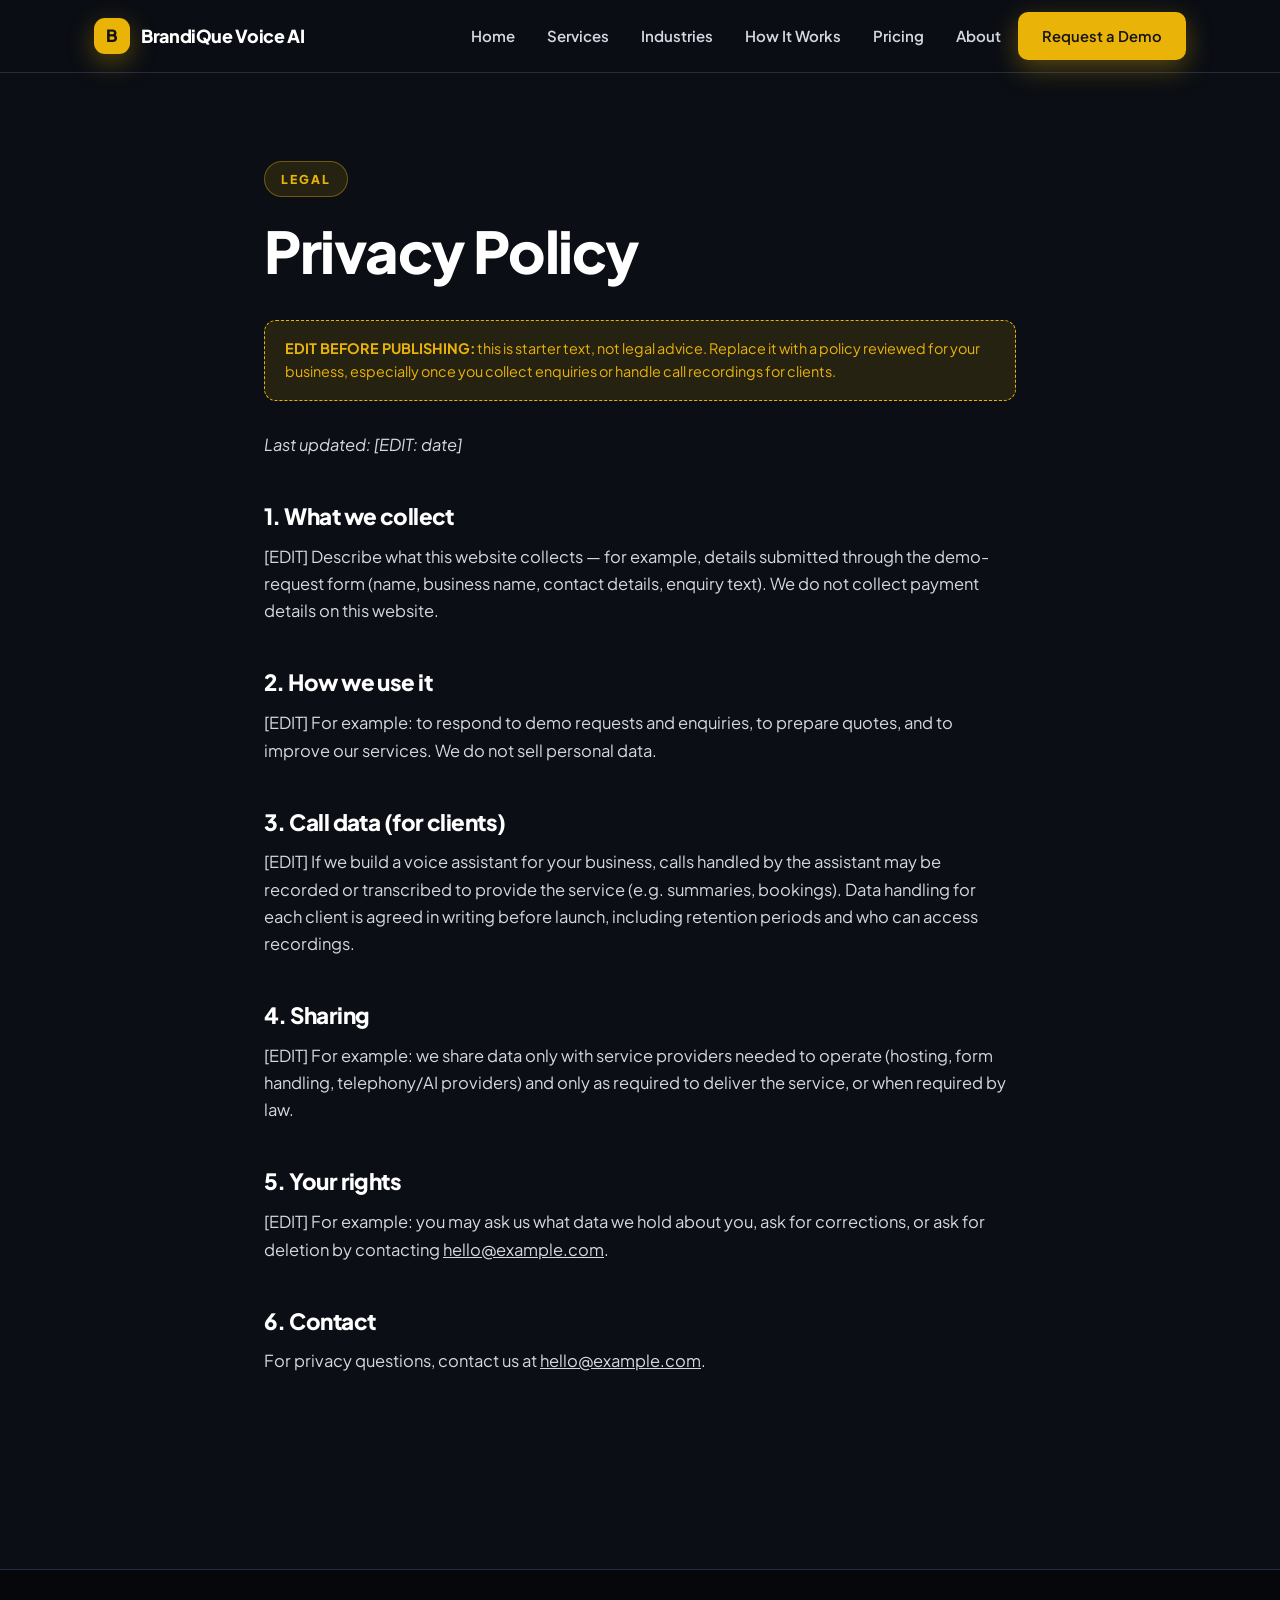
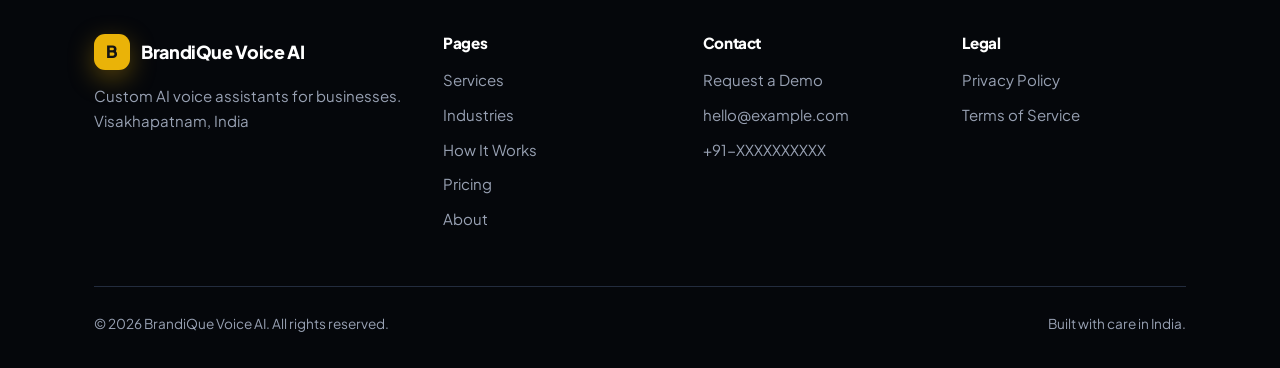
<file: privacy.html>
<!DOCTYPE html>
<html lang="en">
<head>
<meta charset="UTF-8" />
<meta name="viewport" content="width=device-width, initial-scale=1.0" />
<title>Privacy Policy — BrandiQue Voice AI</title>
<meta name="description" content="Privacy policy starter text for BrandiQue Voice AI. Replace with your reviewed policy before launch." />
<link rel="preconnect" href="https://fonts.googleapis.com" />
<link rel="preconnect" href="https://fonts.gstatic.com" crossorigin />
<link href="https://fonts.googleapis.com/css2?family=Plus+Jakarta+Sans:wght@400;500;600;700;800&display=swap" rel="stylesheet" />
<link rel="stylesheet" href="assets/css/styles.css" />
</head>
<body>
<a class="skip-link" href="#main">Skip to content</a>
<header class="site-header">
  <div class="wrap nav">
    <a class="brand" href="index.html"><span class="brand-mark" aria-hidden="true">B</span><span data-config="brandName">BrandiQue Voice AI</span></a>
    <button class="nav-toggle" aria-expanded="false" aria-controls="navLinks" aria-label="Open menu">☰</button>
    <ul class="nav-links" id="navLinks">
      <li><a href="index.html">Home</a></li>
      <li><a href="services.html">Services</a></li>
      <li><a href="industries.html">Industries</a></li>
      <li><a href="how-it-works.html">How It Works</a></li>
      <li><a href="pricing.html">Pricing</a></li>
      <li><a href="about.html">About</a></li>
      <li><a href="contact.html" class="btn btn-primary" style="padding:10px 22px;font-size:.92rem">Request a Demo</a></li>
    </ul>
  </div>
</header>

<main id="main">
  <section class="block">
    <div class="wrap legal">
      <span class="kicker">Legal</span>
      <h1>Privacy Policy</h1>
      <div class="edit-note"><strong>EDIT BEFORE PUBLISHING:</strong> this is starter text, not legal advice. Replace it with a policy reviewed for your business, especially once you collect enquiries or handle call recordings for clients.</div>

      <p><em>Last updated: [EDIT: date]</em></p>

      <h2>1. What we collect</h2>
      <p>[EDIT] Describe what this website collects — for example, details submitted through the demo-request form (name, business name, contact details, enquiry text). We do not collect payment details on this website.</p>

      <h2>2. How we use it</h2>
      <p>[EDIT] For example: to respond to demo requests and enquiries, to prepare quotes, and to improve our services. We do not sell personal data.</p>

      <h2>3. Call data (for clients)</h2>
      <p>[EDIT] If we build a voice assistant for your business, calls handled by the assistant may be recorded or transcribed to provide the service (e.g. summaries, bookings). Data handling for each client is agreed in writing before launch, including retention periods and who can access recordings.</p>

      <h2>4. Sharing</h2>
      <p>[EDIT] For example: we share data only with service providers needed to operate (hosting, form handling, telephony/AI providers) and only as required to deliver the service, or when required by law.</p>

      <h2>5. Your rights</h2>
      <p>[EDIT] For example: you may ask us what data we hold about you, ask for corrections, or ask for deletion by contacting <a data-config="email" href="mailto:">hello@example.com</a>.</p>

      <h2>6. Contact</h2>
      <p>For privacy questions, contact us at <a data-config="email" href="mailto:">hello@example.com</a>.</p>
    </div>
  </section>
</main>

<footer class="site">
  <div class="wrap">
    <div class="cols">
      <div>
        <a class="brand" href="index.html" style="margin-bottom:14px"><span class="brand-mark" aria-hidden="true">B</span><span data-config="brandName">BrandiQue Voice AI</span></a>
        <p style="margin-top:12px"><span data-config="tagline">Custom AI voice assistants for businesses</span>.<br><span data-config="city">Visakhapatnam, India</span></p>
      </div>
      <div><h4>Pages</h4><ul><li><a href="services.html">Services</a></li><li><a href="industries.html">Industries</a></li><li><a href="how-it-works.html">How It Works</a></li><li><a href="pricing.html">Pricing</a></li><li><a href="about.html">About</a></li></ul></div>
      <div><h4>Contact</h4><ul><li><a href="contact.html">Request a Demo</a></li><li><a data-config="email" href="mailto:">hello@example.com</a></li><li><a data-config="phoneDisplay" href="tel:">+91-XXXXXXXXXX</a></li></ul></div>
      <div><h4>Legal</h4><ul><li><a href="privacy.html">Privacy Policy</a></li><li><a href="terms.html">Terms of Service</a></li></ul></div>
    </div>
    <div class="bottom"><span>© <span data-year>2026</span> <span data-config="brandName">BrandiQue Voice AI</span>. All rights reserved.</span><span>Built with care in India.</span></div>
  </div>
</footer>
<script src="assets/js/config.js"></script>
<script src="assets/js/main.js"></script>
</body>
</html>
</file>
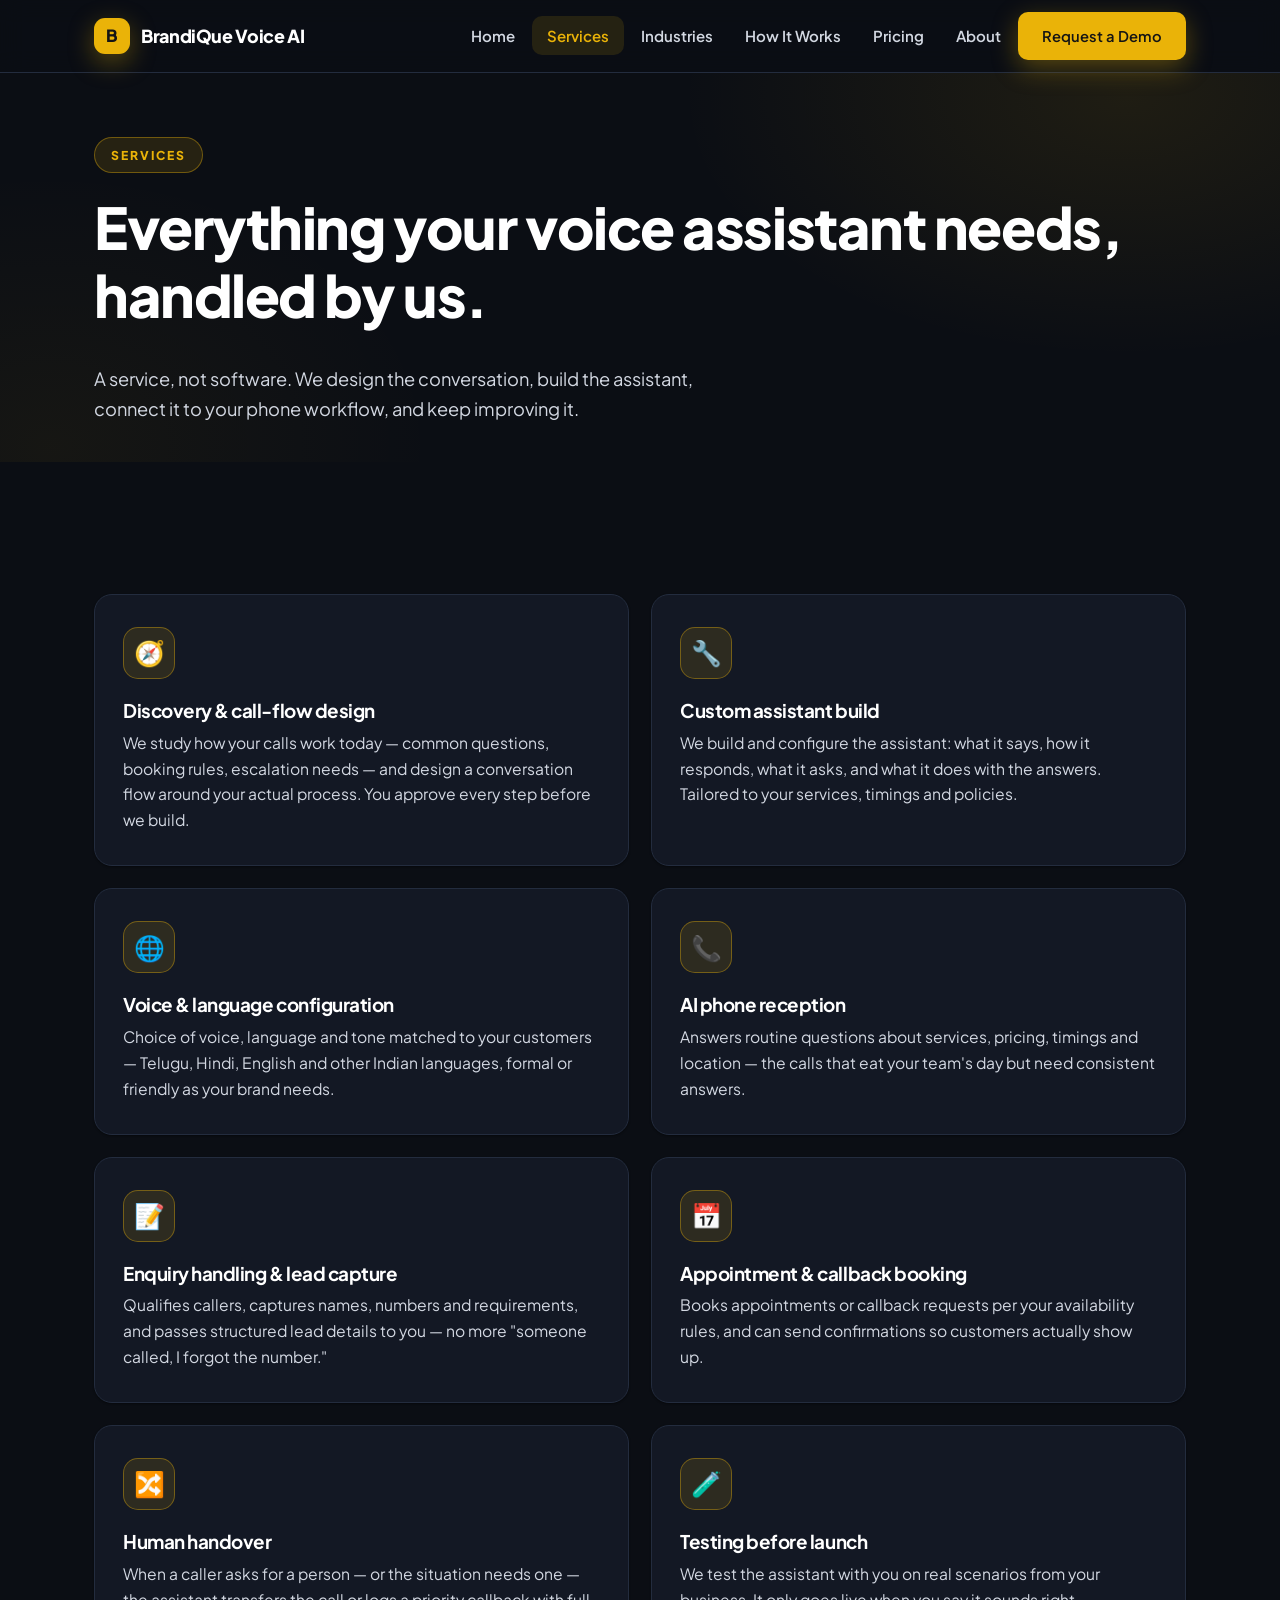
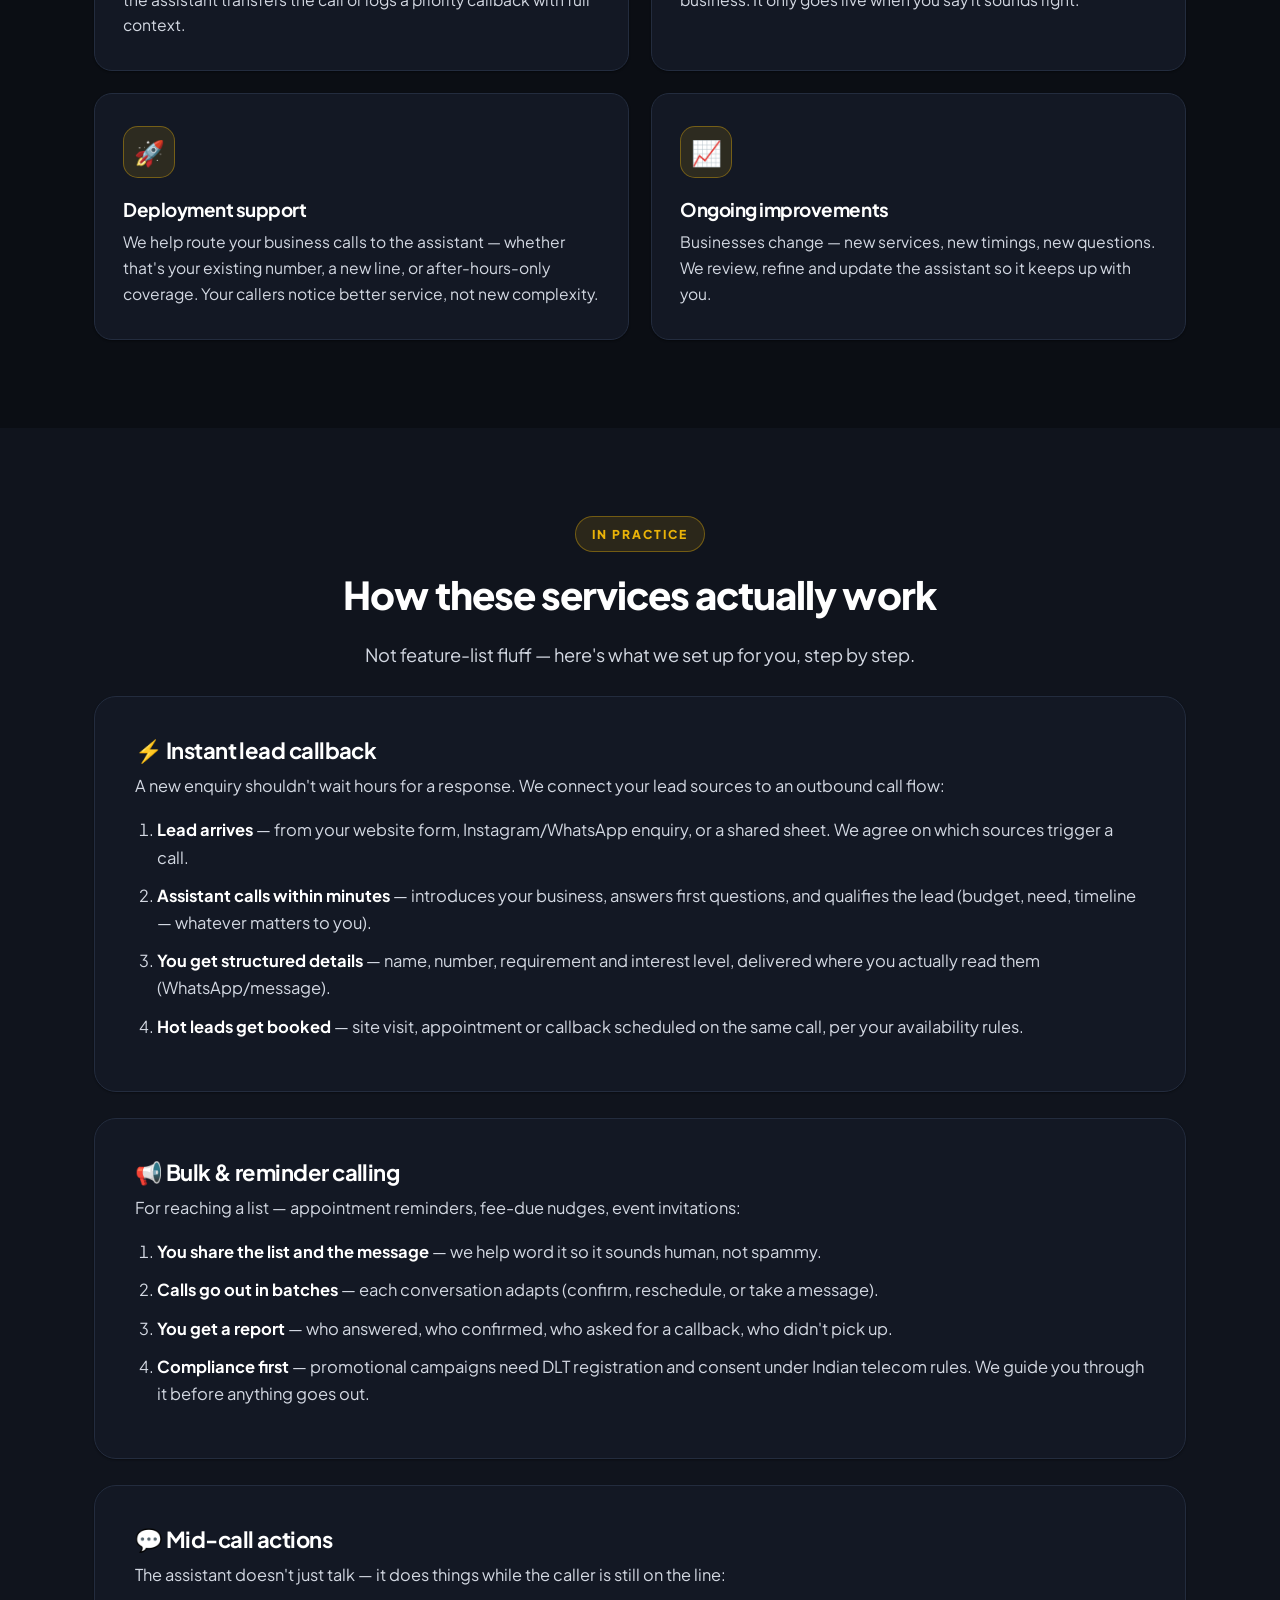
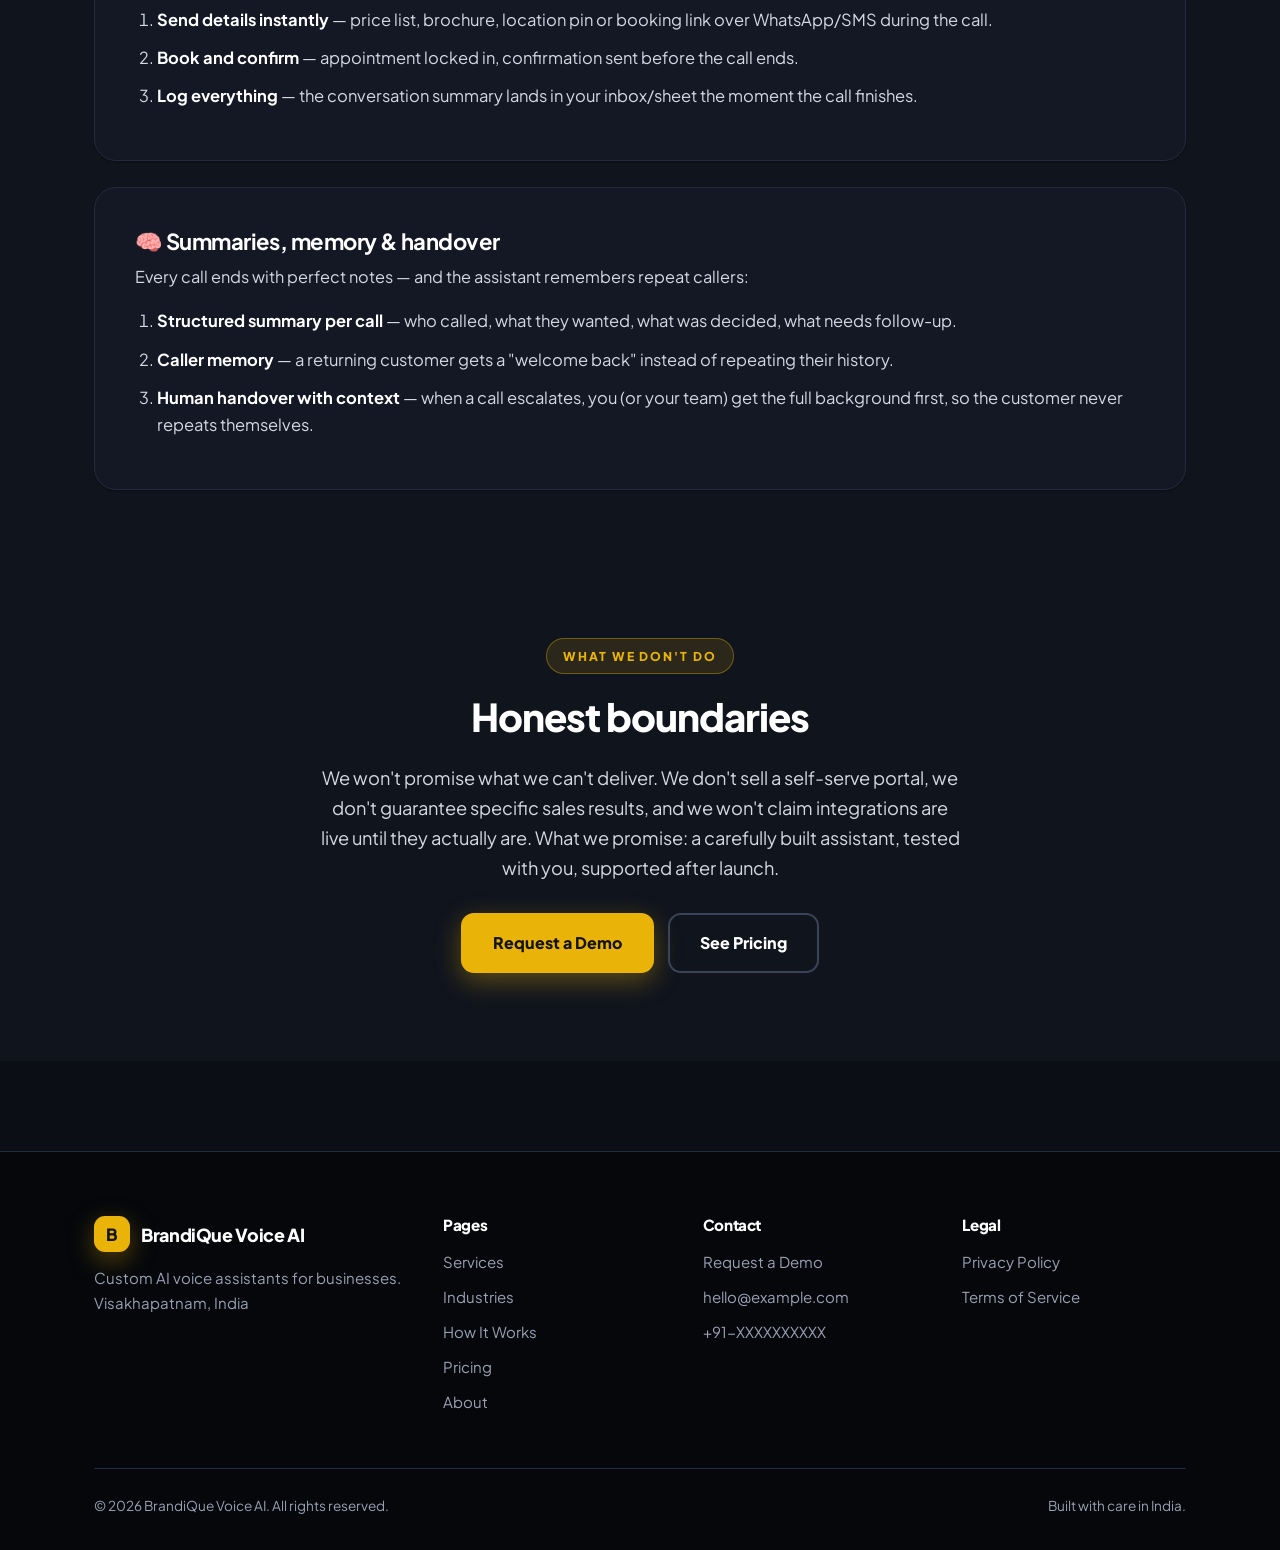
<file: services.html>
<!DOCTYPE html>
<html lang="en">
<head>
<meta charset="UTF-8" />
<meta name="viewport" content="width=device-width, initial-scale=1.0" />
<title>Services — BrandiQue Voice AI</title>
<meta name="description" content="Custom AI voice assistant services: phone reception, lead capture, appointment booking, human handover, language configuration, setup and ongoing support." />
<link rel="preconnect" href="https://fonts.googleapis.com" />
<link rel="preconnect" href="https://fonts.gstatic.com" crossorigin />
<link href="https://fonts.googleapis.com/css2?family=Plus+Jakarta+Sans:wght@400;500;600;700;800&display=swap" rel="stylesheet" />
<link rel="stylesheet" href="assets/css/styles.css" />
</head>
<body>
<a class="skip-link" href="#main">Skip to content</a>
<header class="site-header">
  <div class="wrap nav">
    <a class="brand" href="index.html"><span class="brand-mark" aria-hidden="true">B</span><span data-config="brandName">BrandiQue Voice AI</span></a>
    <button class="nav-toggle" aria-expanded="false" aria-controls="navLinks" aria-label="Open menu">☰</button>
    <ul class="nav-links" id="navLinks">
      <li><a href="index.html">Home</a></li>
      <li><a href="services.html" aria-current="page">Services</a></li>
      <li><a href="industries.html">Industries</a></li>
      <li><a href="how-it-works.html">How It Works</a></li>
      <li><a href="pricing.html">Pricing</a></li>
      <li><a href="about.html">About</a></li>
      <li><a href="contact.html" class="btn btn-primary" style="padding:10px 22px;font-size:.92rem">Request a Demo</a></li>
    </ul>
  </div>
</header>

<main id="main">
  <section class="hero" style="padding:64px 0 20px">
    <div class="wrap">
      <span class="kicker">Services</span>
      <h1>Everything your voice assistant needs, handled by us.</h1>
      <p class="lead">A service, not software. We design the conversation, build the assistant, connect it to your phone workflow, and keep improving it.</p>
    </div>
  </section>

  <section class="block">
    <div class="wrap">
      <div class="grid-2">
        <div class="card reveal"><div class="icon" aria-hidden="true">🧭</div><h3>Discovery &amp; call-flow design</h3><p>We study how your calls work today — common questions, booking rules, escalation needs — and design a conversation flow around your actual process. You approve every step before we build.</p></div>
        <div class="card reveal"><div class="icon" aria-hidden="true">🔧</div><h3>Custom assistant build</h3><p>We build and configure the assistant: what it says, how it responds, what it asks, and what it does with the answers. Tailored to your services, timings and policies.</p></div>
        <div class="card reveal"><div class="icon" aria-hidden="true">🌐</div><h3>Voice &amp; language configuration</h3><p>Choice of voice, language and tone matched to your customers — Telugu, Hindi, English and other Indian languages, formal or friendly as your brand needs.</p></div>
        <div class="card reveal"><div class="icon" aria-hidden="true">📞</div><h3>AI phone reception</h3><p>Answers routine questions about services, pricing, timings and location — the calls that eat your team's day but need consistent answers.</p></div>
        <div class="card reveal"><div class="icon" aria-hidden="true">📝</div><h3>Enquiry handling &amp; lead capture</h3><p>Qualifies callers, captures names, numbers and requirements, and passes structured lead details to you — no more "someone called, I forgot the number."</p></div>
        <div class="card reveal"><div class="icon" aria-hidden="true">📅</div><h3>Appointment &amp; callback booking</h3><p>Books appointments or callback requests per your availability rules, and can send confirmations so customers actually show up.</p></div>
        <div class="card reveal"><div class="icon" aria-hidden="true">🔀</div><h3>Human handover</h3><p>When a caller asks for a person — or the situation needs one — the assistant transfers the call or logs a priority callback with full context.</p></div>
        <div class="card reveal"><div class="icon" aria-hidden="true">🧪</div><h3>Testing before launch</h3><p>We test the assistant with you on real scenarios from your business. It only goes live when you say it sounds right.</p></div>
        <div class="card reveal"><div class="icon" aria-hidden="true">🚀</div><h3>Deployment support</h3><p>We help route your business calls to the assistant — whether that's your existing number, a new line, or after-hours-only coverage. Your callers notice better service, not new complexity.</p></div>
        <div class="card reveal"><div class="icon" aria-hidden="true">📈</div><h3>Ongoing improvements</h3><p>Businesses change — new services, new timings, new questions. We review, refine and update the assistant so it keeps up with you.</p></div>
      </div>
    </div>
  </section>

  <section class="block" style="background:var(--bg-soft)">
    <div class="wrap">
      <div class="center">
        <span class="kicker">In practice</span>
        <h2>How these services actually work</h2>
        <p class="lead">Not feature-list fluff — here's what we set up for you, step by step.</p>
      </div>

      <div class="detail-block reveal">
        <h3>⚡ Instant lead callback</h3>
        <p class="lead-sm">A new enquiry shouldn't wait hours for a response. We connect your lead sources to an outbound call flow:</p>
        <ol>
          <li><strong>Lead arrives</strong> — from your website form, Instagram/WhatsApp enquiry, or a shared sheet. We agree on which sources trigger a call.</li>
          <li><strong>Assistant calls within minutes</strong> — introduces your business, answers first questions, and qualifies the lead (budget, need, timeline — whatever matters to you).</li>
          <li><strong>You get structured details</strong> — name, number, requirement and interest level, delivered where you actually read them (WhatsApp/message).</li>
          <li><strong>Hot leads get booked</strong> — site visit, appointment or callback scheduled on the same call, per your availability rules.</li>
        </ol>
      </div>

      <div class="detail-block reveal">
        <h3>📢 Bulk &amp; reminder calling</h3>
        <p class="lead-sm">For reaching a list — appointment reminders, fee-due nudges, event invitations:</p>
        <ol>
          <li><strong>You share the list and the message</strong> — we help word it so it sounds human, not spammy.</li>
          <li><strong>Calls go out in batches</strong> — each conversation adapts (confirm, reschedule, or take a message).</li>
          <li><strong>You get a report</strong> — who answered, who confirmed, who asked for a callback, who didn't pick up.</li>
          <li><strong>Compliance first</strong> — promotional campaigns need DLT registration and consent under Indian telecom rules. We guide you through it before anything goes out.</li>
        </ol>
      </div>

      <div class="detail-block reveal">
        <h3>💬 Mid-call actions</h3>
        <p class="lead-sm">The assistant doesn't just talk — it does things while the caller is still on the line:</p>
        <ol>
          <li><strong>Send details instantly</strong> — price list, brochure, location pin or booking link over WhatsApp/SMS during the call.</li>
          <li><strong>Book and confirm</strong> — appointment locked in, confirmation sent before the call ends.</li>
          <li><strong>Log everything</strong> — the conversation summary lands in your inbox/sheet the moment the call finishes.</li>
        </ol>
      </div>

      <div class="detail-block reveal">
        <h3>🧠 Summaries, memory &amp; handover</h3>
        <p class="lead-sm">Every call ends with perfect notes — and the assistant remembers repeat callers:</p>
        <ol>
          <li><strong>Structured summary per call</strong> — who called, what they wanted, what was decided, what needs follow-up.</li>
          <li><strong>Caller memory</strong> — a returning customer gets a "welcome back" instead of repeating their history.</li>
          <li><strong>Human handover with context</strong> — when a call escalates, you (or your team) get the full background first, so the customer never repeats themselves.</li>
        </ol>
      </div>
    </div>
  </section>

  <section class="block" style="background:var(--bg-soft);padding-top:60px">
    <div class="wrap">
      <div class="center">
        <span class="kicker">What we don't do</span>
        <h2>Honest boundaries</h2>
        <p class="lead">We won't promise what we can't deliver. We don't sell a self-serve portal, we don't guarantee specific sales results, and we won't claim integrations are live until they actually are. What we promise: a carefully built assistant, tested with you, supported after launch.</p>
        <div class="btn-row">
          <a class="btn btn-primary" href="contact.html">Request a Demo</a>
          <a class="btn btn-outline" href="pricing.html">See Pricing</a>
        </div>
      </div>
    </div>
  </section>
</main>

<footer class="site">
  <div class="wrap">
    <div class="cols">
      <div>
        <a class="brand" href="index.html" style="margin-bottom:14px"><span class="brand-mark" aria-hidden="true">B</span><span data-config="brandName">BrandiQue Voice AI</span></a>
        <p style="margin-top:12px"><span data-config="tagline">Custom AI voice assistants for businesses</span>.<br><span data-config="city">Visakhapatnam, India</span></p>
      </div>
      <div><h4>Pages</h4><ul><li><a href="services.html">Services</a></li><li><a href="industries.html">Industries</a></li><li><a href="how-it-works.html">How It Works</a></li><li><a href="pricing.html">Pricing</a></li><li><a href="about.html">About</a></li></ul></div>
      <div><h4>Contact</h4><ul><li><a href="contact.html">Request a Demo</a></li><li><a data-config="email" href="mailto:">hello@example.com</a></li><li><a data-config="phoneDisplay" href="tel:">+91-XXXXXXXXXX</a></li></ul></div>
      <div><h4>Legal</h4><ul><li><a href="privacy.html">Privacy Policy</a></li><li><a href="terms.html">Terms of Service</a></li></ul></div>
    </div>
    <div class="bottom"><span>© <span data-year>2026</span> <span data-config="brandName">BrandiQue Voice AI</span>. All rights reserved.</span><span>Built with care in India.</span></div>
  </div>
</footer>
<script src="assets/js/config.js"></script>
<script src="assets/js/main.js"></script>
</body>
</html>
</file>
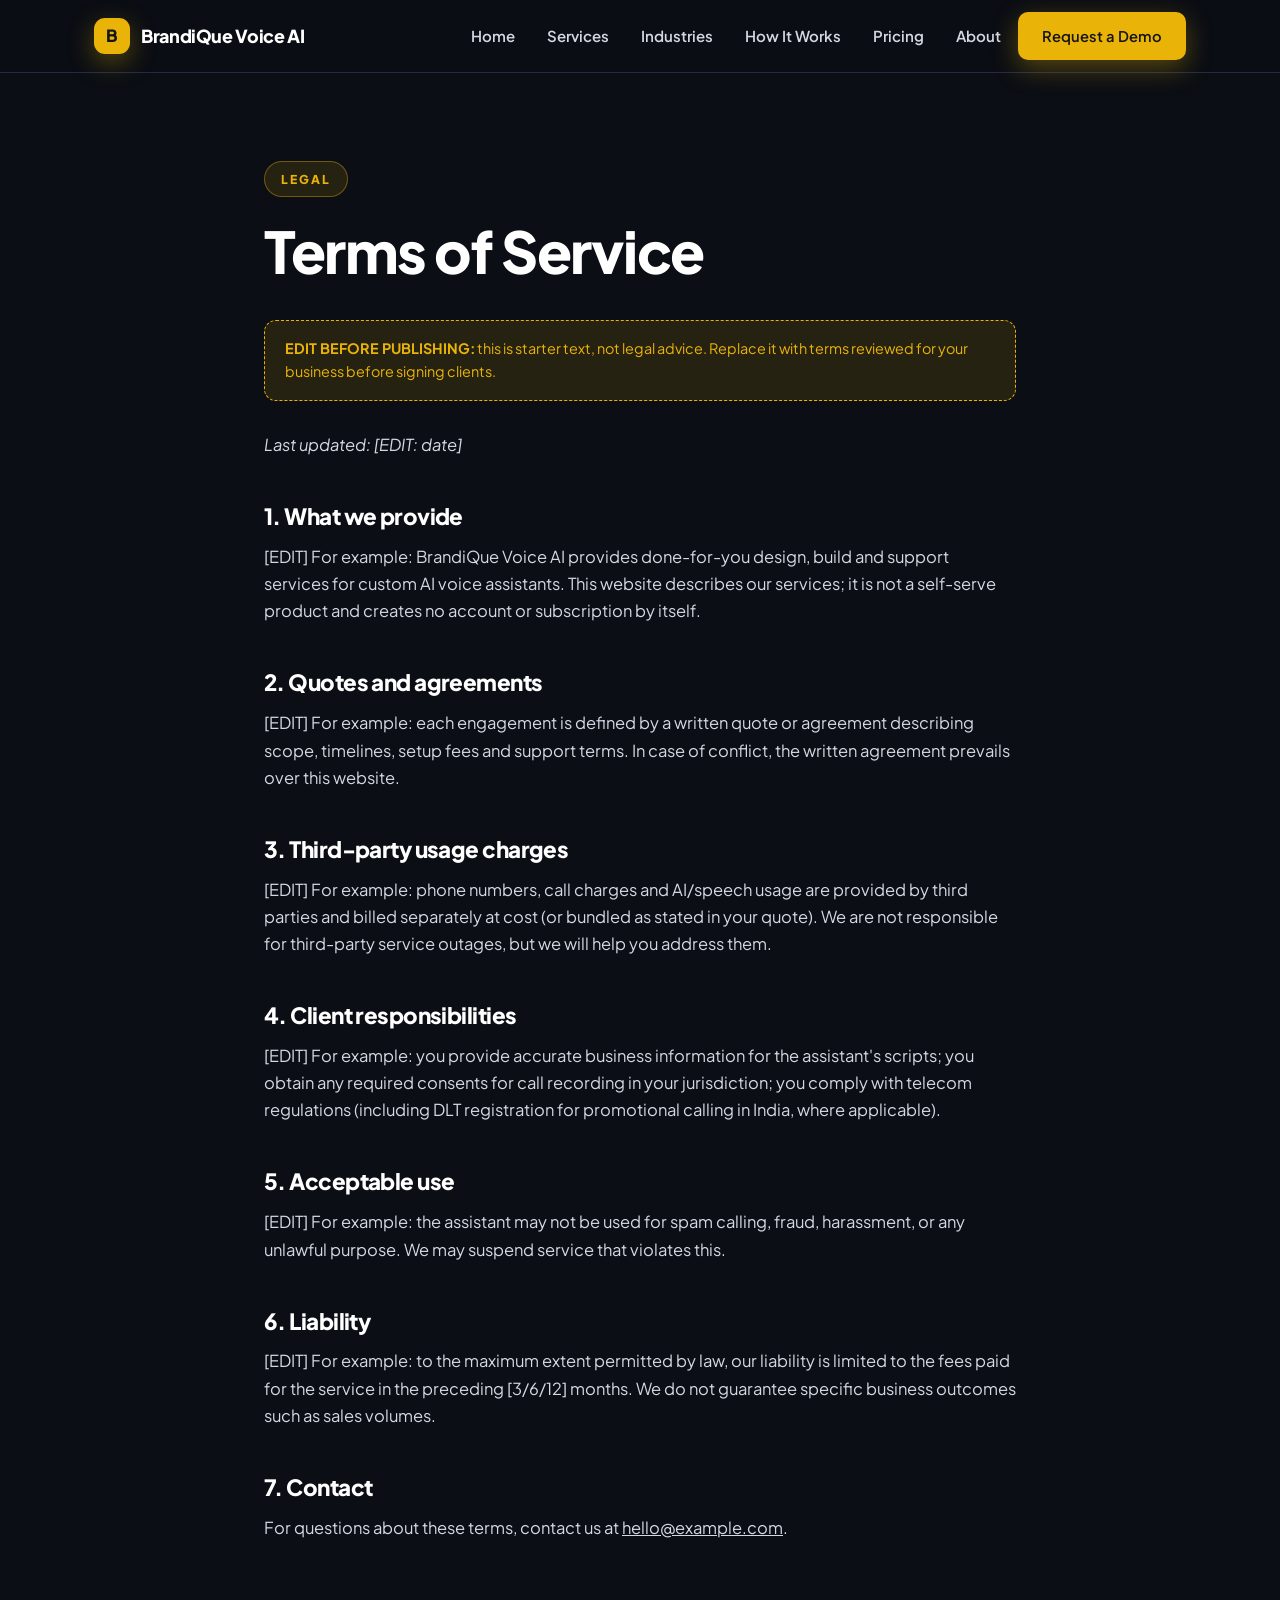
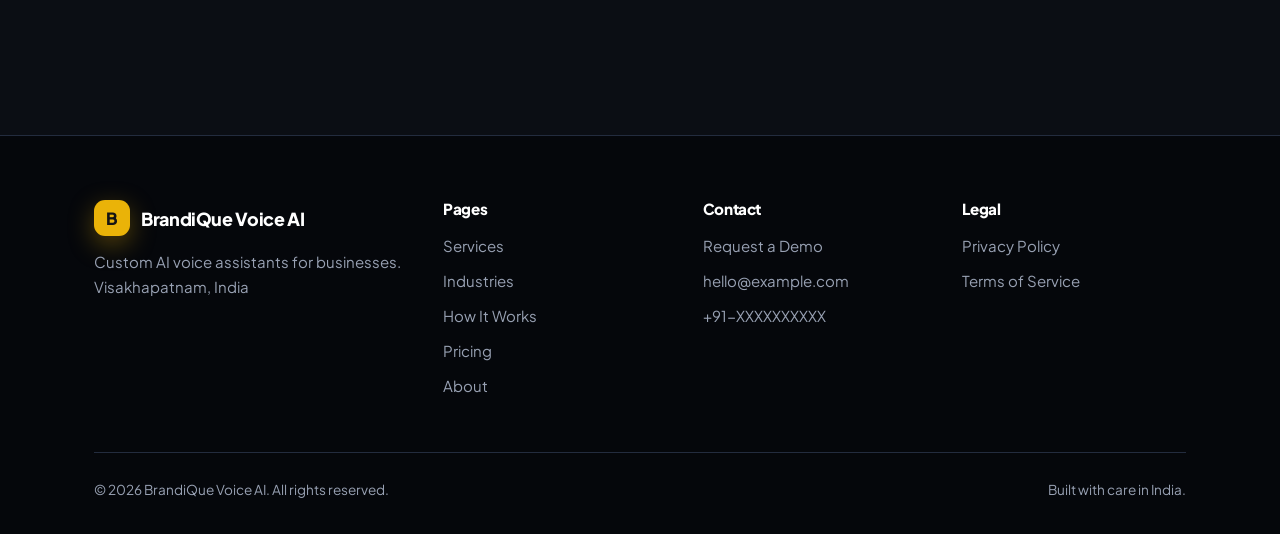
<file: terms.html>
<!DOCTYPE html>
<html lang="en">
<head>
<meta charset="UTF-8" />
<meta name="viewport" content="width=device-width, initial-scale=1.0" />
<title>Terms of Service — BrandiQue Voice AI</title>
<meta name="description" content="Terms of service starter text for BrandiQue Voice AI. Replace with your reviewed terms before launch." />
<link rel="preconnect" href="https://fonts.googleapis.com" />
<link rel="preconnect" href="https://fonts.gstatic.com" crossorigin />
<link href="https://fonts.googleapis.com/css2?family=Plus+Jakarta+Sans:wght@400;500;600;700;800&display=swap" rel="stylesheet" />
<link rel="stylesheet" href="assets/css/styles.css" />
</head>
<body>
<a class="skip-link" href="#main">Skip to content</a>
<header class="site-header">
  <div class="wrap nav">
    <a class="brand" href="index.html"><span class="brand-mark" aria-hidden="true">B</span><span data-config="brandName">BrandiQue Voice AI</span></a>
    <button class="nav-toggle" aria-expanded="false" aria-controls="navLinks" aria-label="Open menu">☰</button>
    <ul class="nav-links" id="navLinks">
      <li><a href="index.html">Home</a></li>
      <li><a href="services.html">Services</a></li>
      <li><a href="industries.html">Industries</a></li>
      <li><a href="how-it-works.html">How It Works</a></li>
      <li><a href="pricing.html">Pricing</a></li>
      <li><a href="about.html">About</a></li>
      <li><a href="contact.html" class="btn btn-primary" style="padding:10px 22px;font-size:.92rem">Request a Demo</a></li>
    </ul>
  </div>
</header>

<main id="main">
  <section class="block">
    <div class="wrap legal">
      <span class="kicker">Legal</span>
      <h1>Terms of Service</h1>
      <div class="edit-note"><strong>EDIT BEFORE PUBLISHING:</strong> this is starter text, not legal advice. Replace it with terms reviewed for your business before signing clients.</div>

      <p><em>Last updated: [EDIT: date]</em></p>

      <h2>1. What we provide</h2>
      <p>[EDIT] For example: BrandiQue Voice AI provides done-for-you design, build and support services for custom AI voice assistants. This website describes our services; it is not a self-serve product and creates no account or subscription by itself.</p>

      <h2>2. Quotes and agreements</h2>
      <p>[EDIT] For example: each engagement is defined by a written quote or agreement describing scope, timelines, setup fees and support terms. In case of conflict, the written agreement prevails over this website.</p>

      <h2>3. Third-party usage charges</h2>
      <p>[EDIT] For example: phone numbers, call charges and AI/speech usage are provided by third parties and billed separately at cost (or bundled as stated in your quote). We are not responsible for third-party service outages, but we will help you address them.</p>

      <h2>4. Client responsibilities</h2>
      <p>[EDIT] For example: you provide accurate business information for the assistant's scripts; you obtain any required consents for call recording in your jurisdiction; you comply with telecom regulations (including DLT registration for promotional calling in India, where applicable).</p>

      <h2>5. Acceptable use</h2>
      <p>[EDIT] For example: the assistant may not be used for spam calling, fraud, harassment, or any unlawful purpose. We may suspend service that violates this.</p>

      <h2>6. Liability</h2>
      <p>[EDIT] For example: to the maximum extent permitted by law, our liability is limited to the fees paid for the service in the preceding [3/6/12] months. We do not guarantee specific business outcomes such as sales volumes.</p>

      <h2>7. Contact</h2>
      <p>For questions about these terms, contact us at <a data-config="email" href="mailto:">hello@example.com</a>.</p>
    </div>
  </section>
</main>

<footer class="site">
  <div class="wrap">
    <div class="cols">
      <div>
        <a class="brand" href="index.html" style="margin-bottom:14px"><span class="brand-mark" aria-hidden="true">B</span><span data-config="brandName">BrandiQue Voice AI</span></a>
        <p style="margin-top:12px"><span data-config="tagline">Custom AI voice assistants for businesses</span>.<br><span data-config="city">Visakhapatnam, India</span></p>
      </div>
      <div><h4>Pages</h4><ul><li><a href="services.html">Services</a></li><li><a href="industries.html">Industries</a></li><li><a href="how-it-works.html">How It Works</a></li><li><a href="pricing.html">Pricing</a></li><li><a href="about.html">About</a></li></ul></div>
      <div><h4>Contact</h4><ul><li><a href="contact.html">Request a Demo</a></li><li><a data-config="email" href="mailto:">hello@example.com</a></li><li><a data-config="phoneDisplay" href="tel:">+91-XXXXXXXXXX</a></li></ul></div>
      <div><h4>Legal</h4><ul><li><a href="privacy.html">Privacy Policy</a></li><li><a href="terms.html">Terms of Service</a></li></ul></div>
    </div>
    <div class="bottom"><span>© <span data-year>2026</span> <span data-config="brandName">BrandiQue Voice AI</span>. All rights reserved.</span><span>Built with care in India.</span></div>
  </div>
</footer>
<script src="assets/js/config.js"></script>
<script src="assets/js/main.js"></script>
</body>
</html>
</file>
<file: assets/css/styles.css>
/* ============================================================
   BrandiQue Voice AI — brandique.in theme
   Dark black + yellow (#EAB308), professional B2B
   EDIT: brand colors, fonts, spacing live here.
   ============================================================ */
:root {
  --bg: #0b0e14;               /* page background (near-black) */
  --bg-soft: #10141d;          /* alt section background */
  --card: #131824;             /* card background */
  --card-2: #171d2a;           /* raised card */
  --ink: #ffffff;              /* primary text */
  --ink-soft: #d3d8e2;         /* secondary text */
  --muted: #98a1b3;            /* muted text */
  --line: #232c3e;             /* borders */
  --brand: #eab308;            /* EDIT: primary brand color (brandique.in yellow) */
  --brand-deep: #ca8a04;
  --brand-ink: #141414;        /* text on yellow */
  --brand-soft: rgba(234, 179, 8, 0.12);
  --brand-line: rgba(234, 179, 8, 0.38);
  --dark: #05070b;             /* darkest sections */
  --dark-2: #090c12;
  --dark-ink: #f5f6f8;
  --dark-muted: #98a1b3;
  --ok: #4ade80;
  --err: #f87171;
  --radius: 18px;
  --maxw: 1140px;
  --font: "Plus Jakarta Sans", -apple-system, BlinkMacSystemFont, "Segoe UI", Roboto, "Helvetica Neue", Arial, sans-serif;
  --shadow-sm: 0 1px 2px rgba(0, 0, 0, 0.4);
  --shadow-md: 0 12px 34px rgba(0, 0, 0, 0.45);
  --shadow-lg: 0 28px 70px rgba(0, 0, 0, 0.55);
  --glow: 0 8px 26px rgba(234, 179, 8, 0.35);
}

*, *::before, *::after { box-sizing: border-box; }
html { scroll-behavior: smooth; }
body {
  margin: 0; font-family: var(--font); background: var(--bg); color: var(--ink);
  line-height: 1.65; font-size: 16.5px; -webkit-font-smoothing: antialiased;
}
h1, h2, h3, h4 { line-height: 1.18; letter-spacing: -0.025em; margin: 0 0 0.6em; color: var(--ink); font-weight: 800; }
h1 { font-size: clamp(2.2rem, 5vw, 3.6rem); }
h2 { font-size: clamp(1.65rem, 3.4vw, 2.4rem); }
h3 { font-size: 1.18rem; font-weight: 700; }
p { margin: 0 0 1em; }
a { color: inherit; }
img, svg { max-width: 100%; display: block; }

/* Skip link (a11y) */
.skip-link {
  position: absolute; left: -9999px; top: 0; background: var(--brand); color: var(--brand-ink);
  padding: 10px 18px; z-index: 200; border-radius: 0 0 10px 0; text-decoration: none; font-weight: 700;
}
.skip-link:focus { left: 0; }

/* Visible focus for keyboard users */
:focus-visible { outline: 3px solid var(--brand); outline-offset: 2px; border-radius: 6px; }

.wrap { max-width: var(--maxw); margin: 0 auto; padding: 0 24px; }
section.block { padding: 88px 0; }
.kicker {
  display: inline-block; font-size: 0.76rem; font-weight: 800; letter-spacing: 0.16em;
  text-transform: uppercase; color: var(--brand); background: var(--brand-soft);
  border: 1px solid var(--brand-line); padding: 7px 16px; border-radius: 999px; margin-bottom: 20px;
}
.lead { font-size: 1.14rem; color: var(--ink-soft); max-width: 640px; }
.center { text-align: center; }
.center .lead { margin-left: auto; margin-right: auto; }

/* ---------- Header / nav ---------- */
.site-header {
  position: sticky; top: 0; z-index: 100;
  background: rgba(11, 14, 20, 0.9); backdrop-filter: blur(12px);
  border-bottom: 1px solid var(--line);
}
.nav { display: flex; align-items: center; justify-content: space-between; height: 72px; }
.brand { font-weight: 800; font-size: 1.12rem; text-decoration: none; letter-spacing: -0.02em; display: flex; align-items: center; gap: 11px; color: #fff; }
.brand-mark {
  width: 36px; height: 36px; border-radius: 11px; background: var(--brand);
  display: inline-flex; align-items: center; justify-content: center;
  font-weight: 900; color: var(--brand-ink); font-size: 1.05rem;
  box-shadow: var(--glow);
}
.nav-links { display: flex; gap: 2px; align-items: center; list-style: none; margin: 0; padding: 0; }
.nav-links a {
  text-decoration: none; color: var(--ink-soft); font-weight: 600; font-size: 0.94rem;
  padding: 10px 15px; border-radius: 10px; transition: background 0.15s ease, color 0.15s ease;
}
.nav-links a:hover { background: var(--card); color: #fff; }
.nav-links a[aria-current="page"] { color: var(--brand); background: var(--brand-soft); }
.nav-links a.btn-primary { color: var(--brand-ink); }
.nav-links a.btn-primary:hover { color: var(--brand-ink); }
.nav-toggle { display: none; background: var(--card); border: 1px solid var(--line); border-radius: 10px; padding: 9px 13px; font-size: 1.2rem; cursor: pointer; color: #fff; }

/* ---------- Buttons ---------- */
.btn {
  display: inline-block; text-decoration: none; font-weight: 800; font-size: 1rem;
  padding: 15px 30px; border-radius: 13px; border: 2px solid transparent; cursor: pointer;
  transition: transform 0.15s ease, box-shadow 0.15s ease, background 0.15s ease;
  font-family: var(--font);
}
.btn-primary { background: var(--brand); color: var(--brand-ink); box-shadow: var(--glow); }
.btn-primary:hover { transform: translateY(-2px); box-shadow: 0 12px 34px rgba(234, 179, 8, 0.5); background: #f5c518; }
.btn-outline { border-color: #3a4358; color: #fff; background: transparent; }
.btn-outline:hover { border-color: var(--brand); color: var(--brand); transform: translateY(-2px); }
.btn-light { background: #fff; color: #111; }
.btn-row { display: flex; gap: 14px; flex-wrap: wrap; margin-top: 30px; }
.center .btn-row { justify-content: center; }

/* ---------- Hero ---------- */
.hero {
  padding: 96px 0 72px; position: relative; overflow: hidden;
  background:
    radial-gradient(720px 420px at 88% 6%, rgba(234, 179, 8, 0.09), transparent 62%),
    radial-gradient(640px 460px at 4% 96%, rgba(234, 179, 8, 0.05), transparent 60%),
    var(--bg);
}
.hero-grid { display: grid; grid-template-columns: 1.04fr 0.96fr; gap: 56px; align-items: center; }
.hero p.sub { font-size: 1.18rem; color: var(--ink-soft); max-width: 540px; }
.hero-art {
  background: linear-gradient(160deg, #141a26, #0d1119);
  border-radius: 24px; padding: 32px; color: var(--dark-ink);
  box-shadow: var(--shadow-lg); position: relative;
  border: 1px solid var(--line);
}
.hero-art .art-label {
  font-size: 0.74rem; letter-spacing: 0.14em; text-transform: uppercase;
  color: var(--muted); margin-bottom: 20px; display: flex; align-items: center; gap: 9px;
  font-weight: 700;
}
.hero-art .art-label::before { content: ""; width: 8px; height: 8px; border-radius: 50%; background: var(--brand); box-shadow: 0 0 10px var(--brand); }

/* Sample conversation mock */
.convo { display: flex; flex-direction: column; gap: 10px; }
.bubble { max-width: 86%; padding: 12px 16px; border-radius: 16px; font-size: 0.93rem; line-height: 1.55; }
.bubble.ai { background: #1d2432; border: 1px solid var(--line); align-self: flex-start; border-bottom-left-radius: 5px; color: #eef1f6; }
.bubble.ai .who { display: block; font-size: 0.7rem; color: var(--brand); font-weight: 800; margin-bottom: 4px; letter-spacing: 0.08em; }
.bubble.human { background: var(--brand); color: var(--brand-ink); align-self: flex-end; border-bottom-right-radius: 5px; font-weight: 600; }
.bubble.human .who { display: block; font-size: 0.7rem; opacity: 0.65; font-weight: 800; margin-bottom: 4px; letter-spacing: 0.08em; }
.caption { font-size: 0.83rem; color: var(--muted); margin-top: 14px; font-style: italic; }

/* ---------- Cards / grids ---------- */
.grid-3 { display: grid; grid-template-columns: repeat(3, 1fr); gap: 22px; margin-top: 44px; }
.grid-2 { display: grid; grid-template-columns: repeat(2, 1fr); gap: 22px; margin-top: 44px; }
.card {
  background: var(--card); border: 1px solid var(--line); border-radius: var(--radius);
  padding: 32px 28px; transition: transform 0.2s ease, box-shadow 0.2s ease, border-color 0.2s ease;
  box-shadow: var(--shadow-sm);
}
.card:hover { transform: translateY(-5px); box-shadow: var(--shadow-md); border-color: var(--brand-line); }
.card .icon {
  width: 52px; height: 52px; border-radius: 15px; background: var(--brand-soft);
  border: 1px solid var(--brand-line);
  display: flex; align-items: center; justify-content: center; font-size: 1.55rem; margin-bottom: 20px;
}
.card h3 { margin-bottom: 0.45em; }
.card p { color: var(--ink-soft); font-size: 0.98rem; margin-bottom: 0; }
.card .tag { display: inline-block; font-size: 0.74rem; font-weight: 800; color: var(--brand); margin-bottom: 12px; letter-spacing: 0.1em; text-transform: uppercase; }

/* ---------- Steps ---------- */
.steps { display: grid; grid-template-columns: repeat(3, 1fr); gap: 22px; margin-top: 44px; }
.step { background: var(--card); border: 1px solid var(--line); border-radius: var(--radius); padding: 32px 28px; position: relative; box-shadow: var(--shadow-sm); transition: transform 0.2s ease, box-shadow 0.2s ease; }
.step:hover { transform: translateY(-5px); box-shadow: var(--shadow-md); }
.step .num {
  width: 46px; height: 46px; border-radius: 14px; background: var(--brand); color: var(--brand-ink);
  font-weight: 900; display: flex; align-items: center; justify-content: center; margin-bottom: 20px; font-size: 1.15rem;
  box-shadow: var(--glow);
}
.step h3 { margin-bottom: 0.45em; }
.step p { color: var(--ink-soft); font-size: 0.97rem; margin: 0; }

/* ---------- Dark CTA band ---------- */
.band-dark {
  background:
    radial-gradient(600px 300px at 80% 0%, rgba(234, 179, 8, 0.13), transparent 60%),
    linear-gradient(160deg, #10151f, var(--dark));
  color: var(--dark-ink); border-radius: 28px; padding: 72px 52px;
  border: 1px solid var(--line);
  box-shadow: var(--shadow-lg);
}
.band-dark h2 { color: #fff; }
.band-dark p { color: var(--dark-muted); }
.band-dark .btn-outline { border-color: #3a4358; color: #fff; background: transparent; }
.band-dark .btn-outline:hover { border-color: var(--brand); color: var(--brand); background: transparent; transform: translateY(-2px); }

/* ---------- Pricing ---------- */
.price-grid { display: grid; grid-template-columns: repeat(3, 1fr); gap: 22px; margin-top: 44px; align-items: stretch; }
.price-card {
  background: var(--card); border: 1px solid var(--line); border-radius: 22px; padding: 36px 32px;
  display: flex; flex-direction: column; position: relative; box-shadow: var(--shadow-sm);
  transition: transform 0.2s ease, box-shadow 0.2s ease;
}
.price-card:hover { transform: translateY(-5px); box-shadow: var(--shadow-md); }
.price-card.featured { border: 2px solid var(--brand); box-shadow: 0 20px 50px rgba(234, 179, 8, 0.16); }
.price-card .flag {
  position: absolute; top: -15px; left: 32px; background: var(--brand); color: var(--brand-ink);
  font-size: 0.74rem; font-weight: 900; padding: 6px 16px; border-radius: 999px; letter-spacing: 0.07em;
  box-shadow: var(--glow);
}
.price-card h3 { font-size: 1.25rem; }
.price-card .p { font-size: 2.1rem; font-weight: 800; letter-spacing: -0.03em; margin: 8px 0 4px; }
.price-card .p-note { color: var(--muted); font-size: 0.9rem; margin-bottom: 20px; }
.price-card ul { list-style: none; margin: 0 0 28px; padding: 0; flex: 1; }
.price-card li { padding: 9px 0; border-bottom: 1px solid var(--line); font-size: 0.95rem; color: var(--ink-soft); }
.price-card li::before { content: "✓ "; color: var(--brand); font-weight: 800; }
.fineprint { margin-top: 30px; font-size: 0.9rem; color: var(--ink-soft); background: var(--brand-soft); border: 1px solid var(--brand-line); border-radius: 14px; padding: 20px 24px; }

/* ---------- FAQ ---------- */
.faq { max-width: 780px; margin: 40px auto 0; }
.faq details { background: var(--card); border: 1px solid var(--line); border-radius: 15px; margin-bottom: 12px; padding: 0; box-shadow: var(--shadow-sm); transition: border-color 0.15s ease; }
.faq details[open] { border-color: var(--brand-line); }
.faq summary { cursor: pointer; font-weight: 700; padding: 20px 24px; list-style: none; display: flex; justify-content: space-between; align-items: center; gap: 12px; font-size: 1.02rem; color: #fff; }
.faq summary::-webkit-details-marker { display: none; }
.faq summary::after {
  content: "+"; font-size: 1.5rem; color: var(--brand-ink); font-weight: 400; flex-shrink: 0;
  width: 32px; height: 32px; border-radius: 50%; background: var(--brand);
  display: flex; align-items: center; justify-content: center; line-height: 1;
}
.faq details[open] summary::after { content: "–"; }
.faq .a { padding: 0 24px 22px; color: var(--ink-soft); font-size: 0.99rem; }

/* ---------- Forms ---------- */
.form-card { background: var(--card); border: 1px solid var(--line); border-radius: 22px; padding: 44px; max-width: 660px; margin: 40px auto 0; box-shadow: var(--shadow-md); }
.form-grid { display: grid; grid-template-columns: 1fr 1fr; gap: 20px; }
.field { display: flex; flex-direction: column; }
.field.full { grid-column: 1 / -1; }
.field label { font-weight: 700; font-size: 0.93rem; margin-bottom: 8px; color: #fff; }
.field label .req { color: var(--err); }
.field input, .field select, .field textarea {
  font: inherit; padding: 13px 15px; border: 1.5px solid var(--line); border-radius: 11px;
  background: var(--dark-2); color: #fff; transition: border-color 0.15s ease, box-shadow 0.15s ease;
}
.field input::placeholder, .field textarea::placeholder { color: var(--muted); }
.field select option { background: var(--dark-2); }
.field input:focus, .field select:focus, .field textarea:focus { outline: none; border-color: var(--brand); box-shadow: 0 0 0 4px rgba(234, 179, 8, 0.16); }
.field .err-msg { display: none; color: var(--err); font-size: 0.85rem; margin-top: 6px; }
.field.invalid input, .field.invalid select, .field.invalid textarea { border-color: var(--err); }
.field.invalid .err-msg { display: block; }
.consent { display: flex; gap: 12px; align-items: flex-start; margin: 20px 0; font-size: 0.93rem; color: var(--ink-soft); }
.consent input { width: 20px; height: 20px; margin-top: 2px; accent-color: var(--brand); flex-shrink: 0; }
.form-note { font-size: 0.9rem; color: var(--ink-soft); background: var(--brand-soft); border: 1px solid var(--brand-line); border-radius: 12px; padding: 16px 20px; margin-bottom: 24px; }
.form-note strong { color: var(--brand); }
.form-success { display: none; text-align: center; padding: 30px 10px; }
.form-success.show { display: block; }
.form-success h3 { color: #fff; }
.form-success .tick { width: 68px; height: 68px; border-radius: 50%; background: rgba(74, 222, 128, 0.15); border: 1px solid rgba(74, 222, 128, 0.4); color: var(--ok); font-size: 2rem; display: flex; align-items: center; justify-content: center; margin: 0 auto 20px; }

/* ---------- Contact cards ---------- */
.contact-cards { display: grid; grid-template-columns: repeat(3, 1fr); gap: 22px; margin-top: 44px; }
.contact-cards .card { text-align: center; }
.contact-cards .card a.big { font-weight: 750; font-size: 1.05rem; color: var(--brand); text-decoration: none; border-bottom: 2px solid var(--brand-line); }
.contact-cards .card a.big:hover { border-color: var(--brand); }

/* ---------- Legal ---------- */
.legal { max-width: 800px; margin: 0 auto; }
.legal h2 { margin-top: 2em; font-size: 1.4rem; }
.legal p, .legal li { color: var(--ink-soft); }
.legal .edit-note { background: var(--brand-soft); border: 1px dashed var(--brand); border-radius: 12px; padding: 16px 20px; font-size: 0.9rem; color: var(--brand); margin-bottom: 30px; }
.legal .edit-note strong { color: var(--brand); }

/* ---------- Footer ---------- */
footer.site { background: var(--dark); color: var(--dark-muted); margin-top: 90px; padding: 64px 0 32px; font-size: 0.94rem; border-top: 1px solid var(--line); }
footer.site .cols { display: grid; grid-template-columns: 1.4fr 1fr 1fr 1fr; gap: 36px; margin-bottom: 44px; }
footer.site h4 { color: #fff; font-size: 0.95rem; margin-bottom: 16px; }
footer.site ul { list-style: none; margin: 0; padding: 0; }
footer.site li { margin-bottom: 10px; }
footer.site a { color: var(--dark-muted); text-decoration: none; transition: color 0.15s ease; }
footer.site a:hover { color: var(--brand); }
footer.site .brand { color: #fff; }
footer.site .bottom { border-top: 1px solid var(--line); padding-top: 26px; display: flex; justify-content: space-between; flex-wrap: wrap; gap: 12px; font-size: 0.85rem; }

/* ---------- Reveal on scroll ---------- */
.reveal { opacity: 0; transform: translateY(24px); transition: opacity 0.65s ease, transform 0.65s ease; }
.reveal.in { opacity: 1; transform: none; }

/* ============================================================
   ADVANCED COMPONENTS — call player, estimator, flow steps
   ============================================================ */
.player {
  background: linear-gradient(160deg, #141a26, #0d1119);
  border: 1px solid var(--line);
  border-radius: 24px; padding: 32px; color: var(--dark-ink);
  box-shadow: var(--shadow-lg); max-width: 660px; margin: 40px auto 0;
}
.player-head { display: flex; align-items: center; justify-content: space-between; margin-bottom: 20px; gap: 12px; flex-wrap: wrap; }
.player-head .art-label { font-size: 0.74rem; letter-spacing: 0.13em; text-transform: uppercase; color: var(--muted); display: flex; align-items: center; gap: 9px; margin: 0; font-weight: 700; }
.player-head .art-label::before { content: ""; width: 8px; height: 8px; border-radius: 50%; background: var(--brand); box-shadow: 0 0 10px var(--brand); }
.player-btn {
  background: var(--brand); color: var(--brand-ink); border: none; font-weight: 800;
  padding: 12px 26px; border-radius: 12px; cursor: pointer; font-size: 0.95rem; font-family: var(--font);
  display: inline-flex; align-items: center; gap: 8px; box-shadow: var(--glow);
  transition: transform 0.15s ease;
}
.player-btn:hover:not(:disabled) { transform: scale(1.04); }
.player-btn:disabled { opacity: 0.6; cursor: default; }
.player .convo { min-height: 230px; }
.player .bubble { animation: pop 0.3s ease; }
@keyframes pop { from { opacity: 0; transform: translateY(10px); } }
.typing { display: inline-flex; gap: 5px; padding: 6px 2px; }
.typing span { width: 7px; height: 7px; border-radius: 50%; background: var(--muted); animation: tblink 1s infinite; }
.typing span:nth-child(2) { animation-delay: 0.2s; }
.typing span:nth-child(3) { animation-delay: 0.4s; }
@keyframes tblink { 0%, 100% { opacity: 0.25; } 50% { opacity: 1; } }

.estimator {
  background: var(--card); border: 1px solid var(--line); border-radius: 24px;
  padding: 42px; max-width: 780px; margin: 40px auto 0; box-shadow: var(--shadow-md);
  display: grid; grid-template-columns: 1fr 1fr; gap: 36px; align-items: center;
}
.est-inputs .field { margin-bottom: 20px; }
.est-inputs input[type="number"] { width: 100%; }
.est-result {
  background: linear-gradient(160deg, #141a26, var(--dark));
  border: 1px solid var(--brand-line);
  color: var(--dark-ink); border-radius: 18px; padding: 34px; text-align: center;
}
.est-result .big { font-size: 2.3rem; font-weight: 800; color: var(--brand); letter-spacing: -0.02em; margin: 10px 0; }
.est-result .lbl { font-size: 0.9rem; color: var(--dark-muted); }
.est-note { grid-column: 1 / -1; font-size: 0.86rem; color: var(--muted); font-style: italic; margin: 0; }

.flow { max-width: 800px; margin: 40px auto 0; display: flex; flex-direction: column; }
.flow-step { display: grid; grid-template-columns: 54px 1fr; gap: 22px; position: relative; padding-bottom: 34px; }
.flow-step::before { content: ""; position: absolute; left: 26px; top: 60px; bottom: 0; width: 2px; background: var(--line); }
.flow-step:last-child::before { display: none; }
.flow-step .dot {
  width: 54px; height: 54px; border-radius: 16px; background: var(--brand); color: var(--brand-ink);
  font-weight: 900; display: flex; align-items: center; justify-content: center; z-index: 1; flex-shrink: 0;
  box-shadow: var(--glow); font-size: 1.1rem;
}
.flow-step .body h4 { margin: 8px 0 8px; font-size: 1.12rem; color: #fff; }
.flow-step .body p, .flow-step .body li { color: var(--ink-soft); font-size: 0.98rem; }
.flow-step .body ul { margin: 8px 0 0; padding-left: 20px; }

.detail-block { background: var(--card); border: 1px solid var(--line); border-radius: 22px; padding: 40px; margin-top: 26px; box-shadow: var(--shadow-sm); }
.detail-block h3 { font-size: 1.38rem; margin-bottom: 10px; color: #fff; }
.detail-block p.lead-sm { color: var(--ink-soft); font-size: 1.02rem; }
.detail-block ol { color: var(--ink-soft); padding-left: 22px; margin: 16px 0 0; }
.detail-block ol li { margin-bottom: 11px; }
.detail-block ol li strong { color: #fff; }

.table-scroll { overflow-x: auto; margin-top: 36px; border: 1px solid var(--line); border-radius: 18px; box-shadow: var(--shadow-sm); background: var(--card); }
table.cmp { width: 100%; border-collapse: collapse; font-size: 0.95rem; min-width: 680px; margin: 0; }
table.cmp th, table.cmp td { padding: 16px 20px; border-bottom: 1px solid var(--line); text-align: left; vertical-align: top; color: var(--ink-soft); }
table.cmp thead th { background: var(--bg-soft); font-size: 0.8rem; text-transform: uppercase; letter-spacing: 0.08em; color: var(--muted); font-weight: 800; }
table.cmp thead th.hl { background: var(--brand); color: var(--brand-ink); }
table.cmp td.hl { background: rgba(234, 179, 8, 0.07); font-weight: 600; color: #fff; }
table.cmp td:first-child { color: var(--muted); }
table.cmp tr:last-child td { border-bottom: none; }
.win { color: var(--brand); font-weight: 700; }

/* ---------- Responsive ---------- */
@media (max-width: 920px) {
  .hero-grid { grid-template-columns: 1fr; }
  .grid-3, .steps, .price-grid, .contact-cards { grid-template-columns: 1fr 1fr; }
  footer.site .cols { grid-template-columns: 1fr 1fr; }
}
@media (max-width: 640px) {
  section.block { padding: 64px 0; }
  .hero { padding: 64px 0 52px; }
  .grid-3, .grid-2, .steps, .price-grid, .contact-cards, .form-grid { grid-template-columns: 1fr; }
  .nav-links {
    display: none; position: absolute; top: 72px; left: 0; right: 0; flex-direction: column;
    background: var(--bg); border-bottom: 1px solid var(--line); padding: 12px 24px 22px; align-items: stretch;
    box-shadow: var(--shadow-md);
  }
  .nav-links.open { display: flex; }
  .nav-toggle { display: block; }
  .band-dark { padding: 48px 30px; }
  .form-card { padding: 30px 24px; }
  .estimator { grid-template-columns: 1fr; padding: 30px 24px; }
  .flow-step { grid-template-columns: 42px 1fr; gap: 16px; }
  .flow-step::before { left: 20px; }
  .flow-step .dot { width: 42px; height: 42px; font-size: 1rem; border-radius: 13px; }
  .detail-block { padding: 28px 24px; }
  footer.site .cols { grid-template-columns: 1fr; }
}

@media (prefers-reduced-motion: reduce) {
  html { scroll-behavior: auto; }
  *, *::before, *::after { animation-duration: 0.01ms !important; transition-duration: 0.01ms !important; }
  .reveal { opacity: 1; transform: none; }
}
</file>
